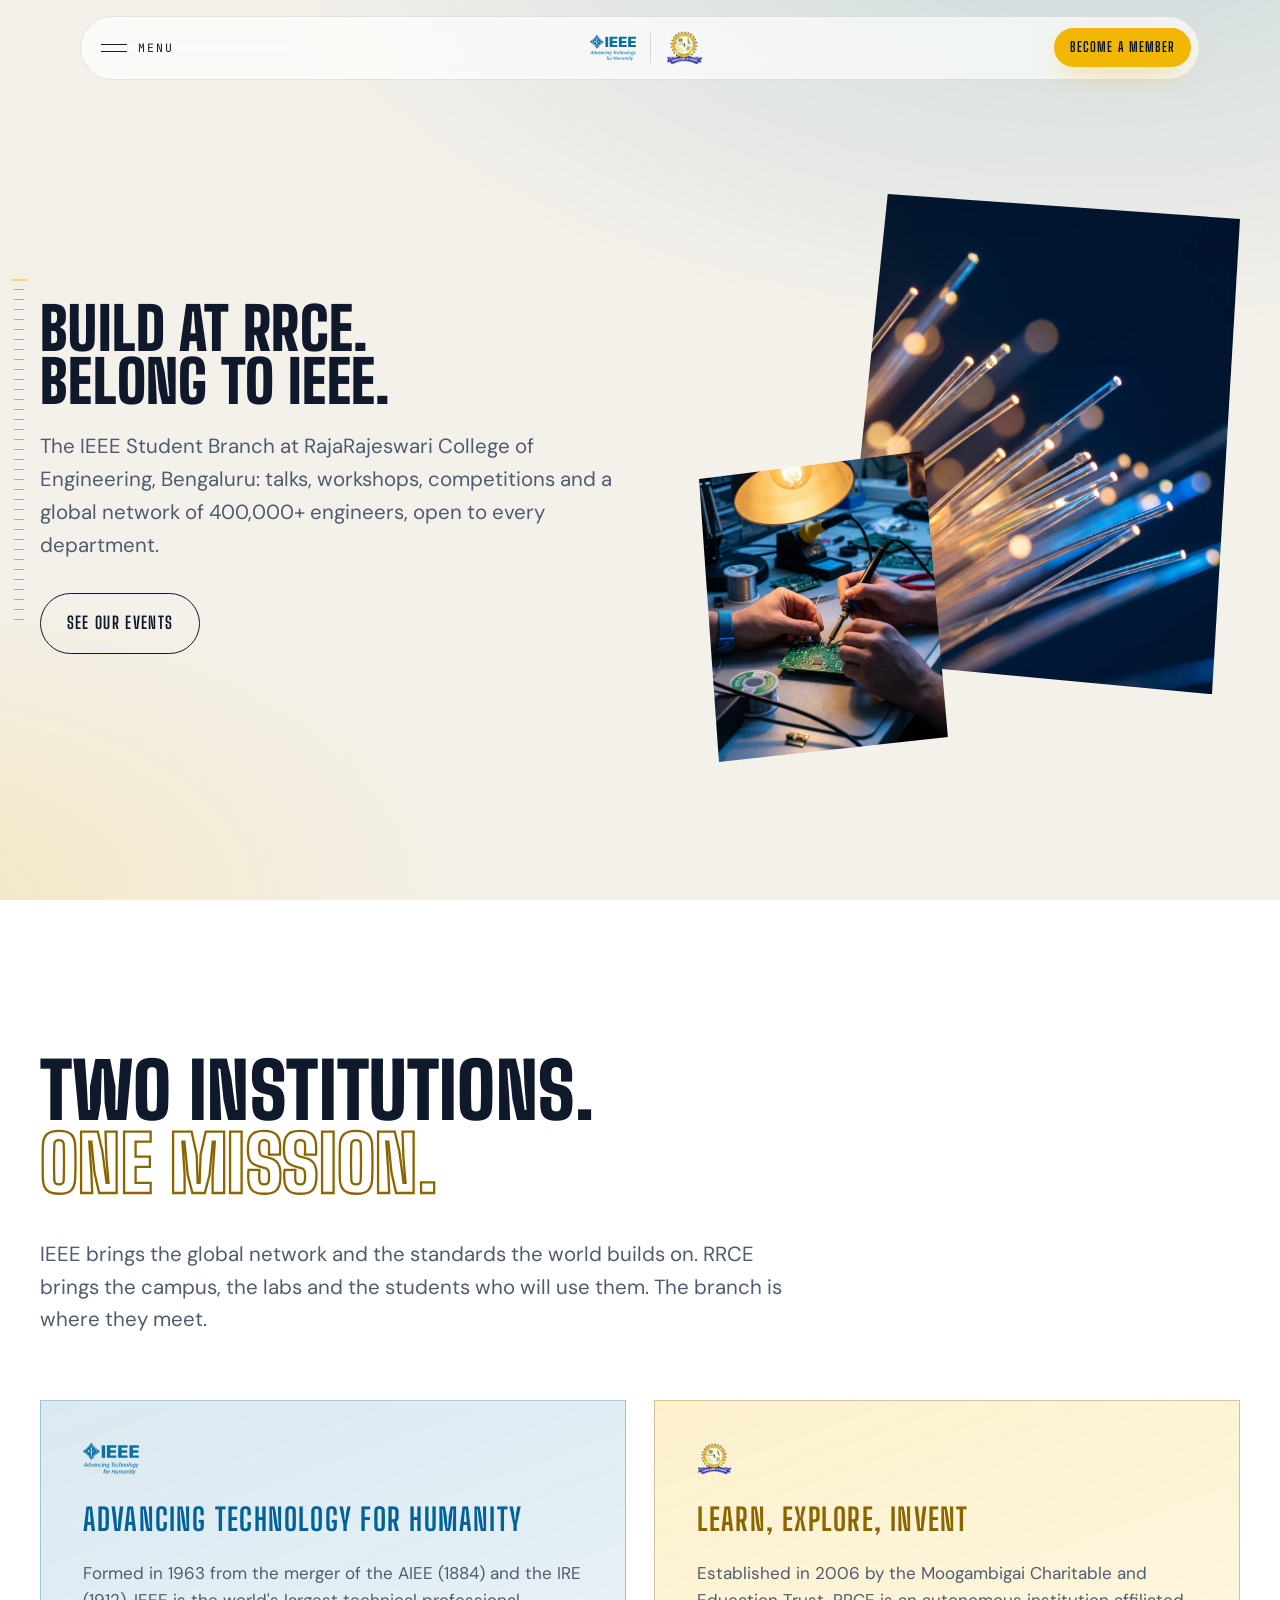
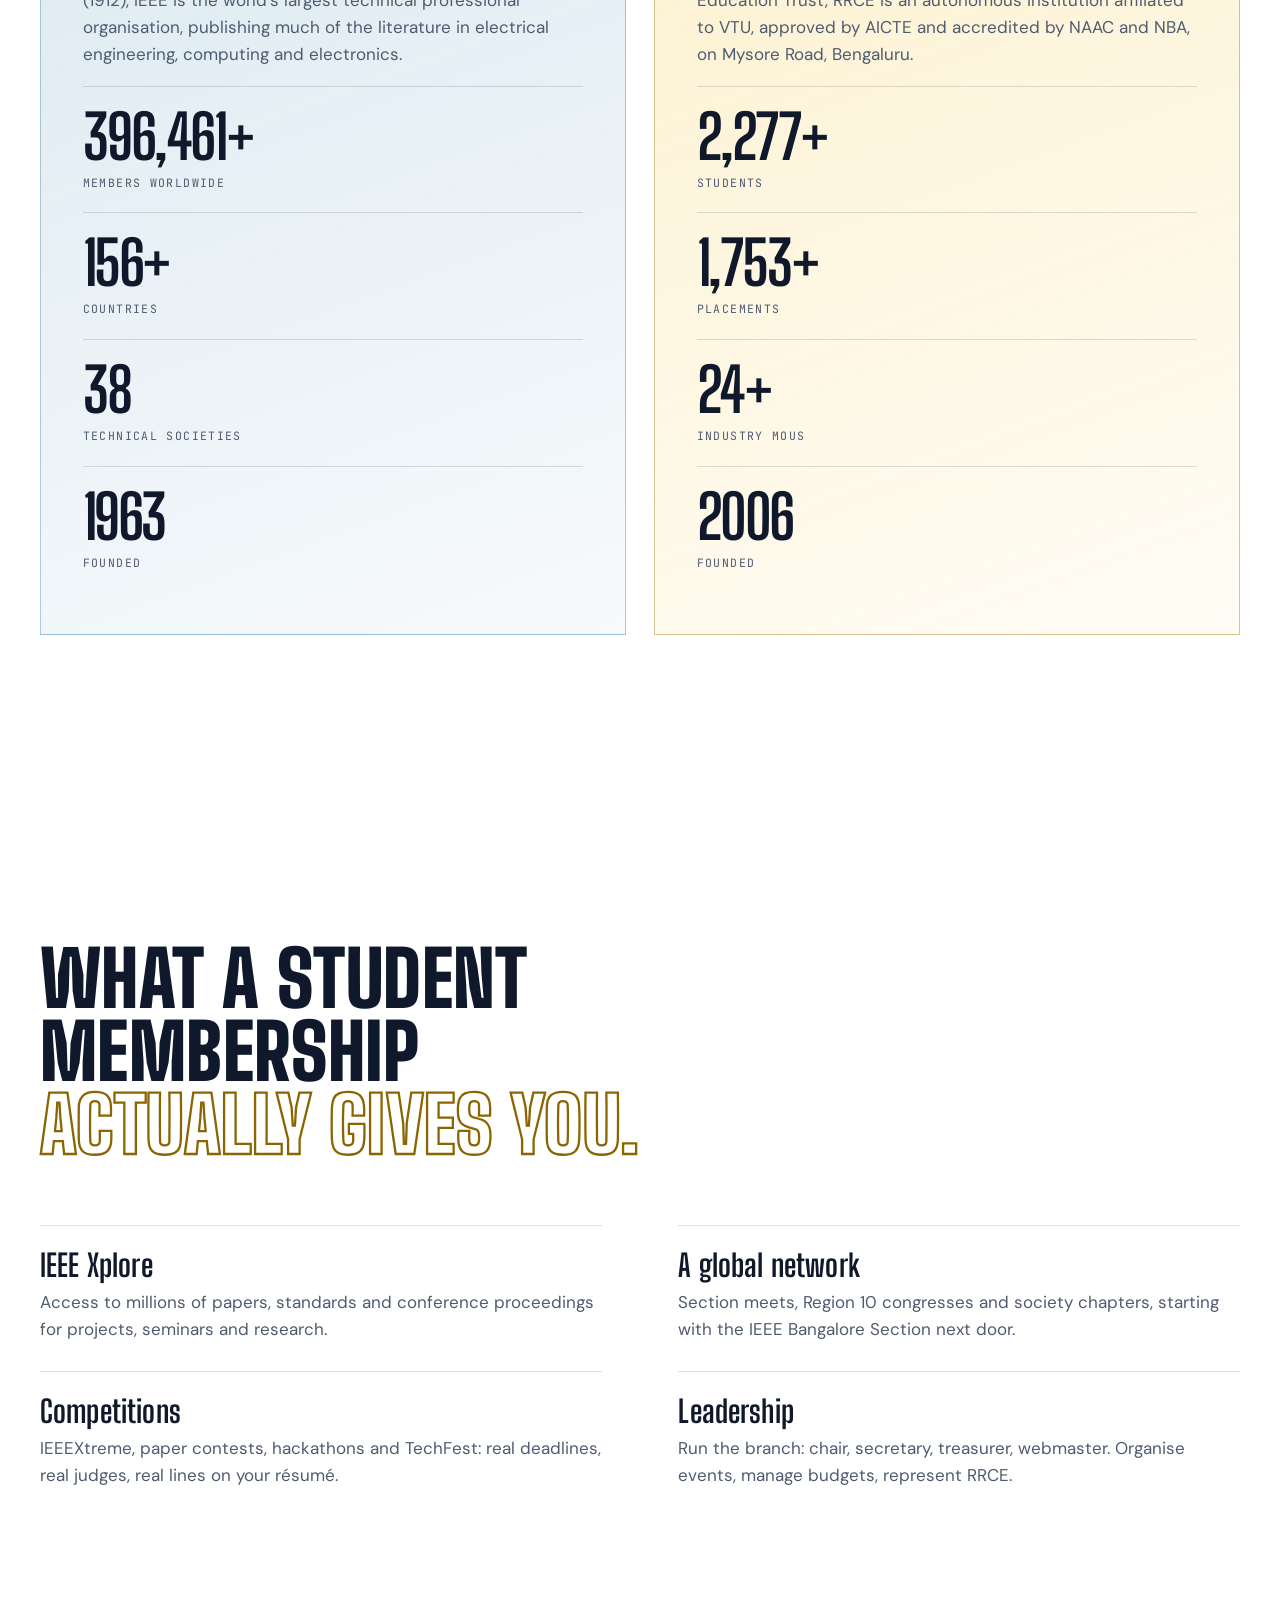
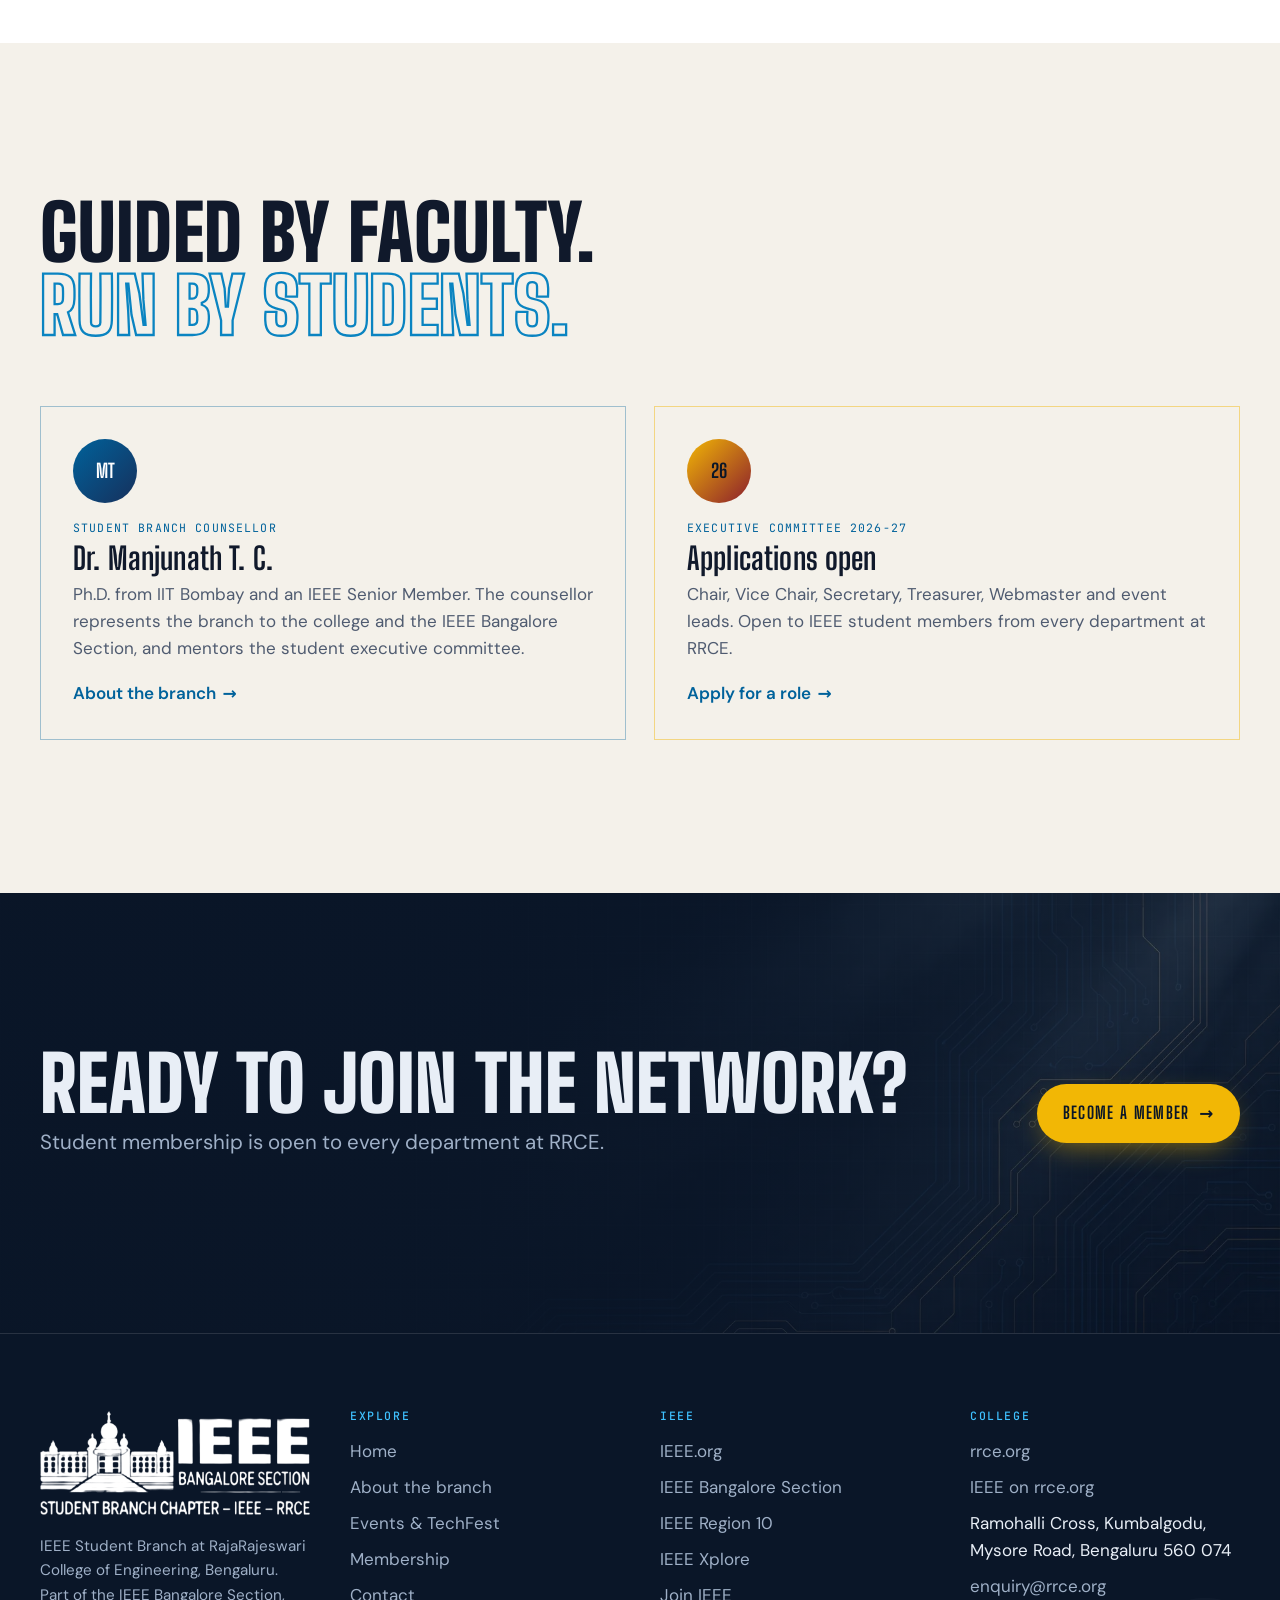
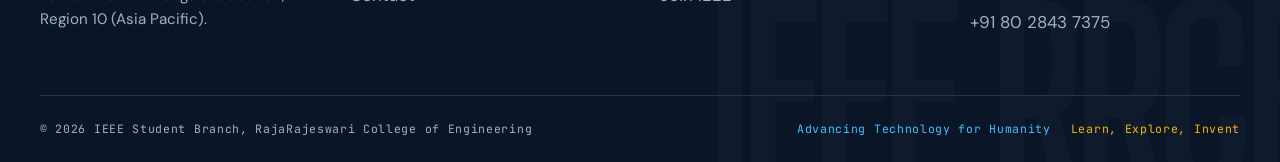
<file: index.html>
<!DOCTYPE html>
<html lang="en">
<head>
  <meta charset="UTF-8">
  <meta name="viewport" content="width=device-width, initial-scale=1.0">
  <title>IEEE RRCE | IEEE Student Branch, RajaRajeswari College of Engineering</title>
  <meta name="description" content="The IEEE Student Branch at RajaRajeswari College of Engineering, Bengaluru, part of IEEE Bangalore Section, Region 10. Events, membership, and IEEE TechFest 2026.">
  <meta name="theme-color" content="#0a1628">
  <link rel="icon" type="image/svg+xml" href="assets/brand/ieee-logo.svg">
  <link rel="stylesheet" href="assets/css/fonts.css">
  <link rel="stylesheet" href="assets/css/styles.css">
</head>
<body>
  <a class="skip-link" href="#main">Skip to content</a>

  <!-- ===== Header: co-branded lockup (IEEE | RRCE) ===== -->
  <header class="header">
    <div class="header__bar">
      <button class="nav-toggle" aria-expanded="false" aria-controls="nav" aria-label="Toggle menu">
        <span class="nav-toggle__lines" aria-hidden="true"><i></i><i></i></span>
        <span class="nav-toggle__label">Menu</span>
      </button>
      <a class="lockup" href="index.html" aria-label="IEEE RRCE, home">
        <img class="lockup__ieee" src="assets/brand/ieee-logo.svg" alt="IEEE" width="46" height="26">
        <span class="lockup__divider" aria-hidden="true"></span>
        <img class="lockup__rrce" src="assets/brand/rrce-emblem.png" alt="RajaRajeswari College of Engineering" width="36" height="36">
      </a>
      <a class="btn btn--gold btn--sm header__cta" href="pages/join.html">Become a member</a>
    </div>
    <nav class="nav" id="nav" aria-label="Primary">
      <div class="container nav__inner">
        <div class="nav__links">
          <a class="nav__link" href="index.html">Home</a>
          <a class="nav__link" href="pages/about.html">About</a>
          <a class="nav__link" href="pages/events.html">Events</a>
          <a class="nav__link" href="pages/join.html">Join</a>
          <a class="nav__link" href="pages/contact.html">Contact</a>
        </div>
        <div class="nav__aside">
          <img class="nav__mark" src="assets/brand/ieee-rrce-lockup.webp" alt="IEEE Bangalore Section, Student Branch Chapter IEEE RRCE" width="1722" height="663">
          <p class="nav__aside-title">IEEE Student Branch</p>
          <p>RajaRajeswari College of Engineering<br>Kumbalgodu, Mysore Road, Bengaluru 560 074</p>
          <p><a href="mailto:enquiry@rrce.org">enquiry@rrce.org</a></p>
          <p><a href="https://www.instagram.com/ieeerrce" target="_blank" rel="noopener">Instagram: @ieeerrce</a></p>
        </div>
      </div>
    </nav>
  </header>

  <div class="rail" aria-hidden="true"><span class="rail__marker"></span></div>

  <main id="main">
    <!-- ===== Hero ===== -->
    <section class="hero" aria-labelledby="hero-title">
      <div class="container hero__grid">
        <div class="hero__copy">
          <h1 id="hero-title" data-split>Build at RRCE.<br>Belong to IEEE.</h1>
          <p class="lead" data-split>The IEEE Student Branch at RajaRajeswari College of Engineering, Bengaluru: talks, workshops, competitions and a global network of 400,000+ engineers, open to every department.</p>
          <a class="btn btn--ghost" href="pages/events.html">See our events</a>
        </div>
        <div class="hero__visual">
          <img class="shard shard--a parallax-slow" src="assets/img/fibre.webp" alt="Glowing fibre-optic strands in gold and blue" width="1200" height="1500">
          <img class="shard shard--b parallax-fast" src="assets/img/hands-pcb.webp" alt="Students' hands assembling a circuit board" width="1000" height="1250">
        </div>
      </div>
    </section>

    <!-- ===== Two institutions, one mission ===== -->
    <section class="section is-dark" aria-labelledby="voices-title">
      <div class="container">
        <div class="section-head" data-reveal>
          <h2 data-split id="voices-title">Two institutions. <span class="serif accent-gold">One mission.</span></h2>
          <p class="lead">IEEE brings the global network and the standards the world builds on. RRCE brings the campus, the labs and the students who will use them. The branch is where they meet.</p>
        </div>
        <div class="grid grid--2" data-reveal-stagger>
          <article class="voice voice--ieee">
            <img class="voice__logo" src="assets/brand/ieee-logo.svg" alt="IEEE" width="57" height="32">
            <p class="voice__tag">Advancing Technology for Humanity</p>
            <p class="muted">Formed in 1963 from the merger of the AIEE (1884) and the IRE (1912), IEEE is the world's largest technical professional organisation, publishing much of the literature in electrical engineering, computing and electronics.</p>
            <div class="grid grid--2">
              <div class="stat"><div class="stat__num"><span data-count="400000" data-suffix="+">400,000+</span></div><div class="stat__label">Members worldwide</div></div>
              <div class="stat"><div class="stat__num"><span data-count="160" data-suffix="+">160+</span></div><div class="stat__label">Countries</div></div>
              <div class="stat"><div class="stat__num"><span data-count="39">39</span></div><div class="stat__label">Technical societies</div></div>
              <div class="stat"><div class="stat__num">1963</div><div class="stat__label">Founded</div></div>
            </div>
          </article>
          <article class="voice voice--rrce">
            <img class="voice__logo" src="assets/brand/rrce-emblem.png" alt="RajaRajeswari College of Engineering" width="32" height="32">
            <p class="voice__tag">Learn, Explore, Invent</p>
            <p class="muted">Established in 2006 by the Moogambigai Charitable and Education Trust, RRCE is an autonomous institution affiliated to VTU, approved by AICTE and accredited by NAAC and NBA, on Mysore Road, Bengaluru.</p>
            <div class="grid grid--2">
              <div class="stat"><div class="stat__num"><span data-count="2297" data-suffix="+">2,297+</span></div><div class="stat__label">Students</div></div>
              <div class="stat"><div class="stat__num"><span data-count="1800" data-suffix="+">1,800+</span></div><div class="stat__label">Placements</div></div>
              <div class="stat"><div class="stat__num"><span data-count="25" data-suffix="+">25+</span></div><div class="stat__label">Industry MoUs</div></div>
              <div class="stat"><div class="stat__num">2006</div><div class="stat__label">Founded</div></div>
            </div>
          </article>
        </div>
      </div>
    </section>

    <!-- ===== Why join ===== -->
    <section class="section is-dark" aria-labelledby="why-title">
      <div class="container">
        <div class="section-head" data-reveal>
          <h2 data-split id="why-title">What a student membership <span class="serif accent-gold">actually gives you.</span></h2>
        </div>
        <div class="grid grid--4" data-reveal-stagger>
          <article class="card" data-tilt>
            <div class="card__icon" aria-hidden="true"><svg width="22" height="22" viewBox="0 0 24 24" fill="none" stroke="currentColor" stroke-width="2"><path d="M4 19.5A2.5 2.5 0 0 1 6.5 17H20"/><path d="M6.5 2H20v20H6.5A2.5 2.5 0 0 1 4 19.5v-15A2.5 2.5 0 0 1 6.5 2z"/></svg></div>
            <h3>IEEE Xplore</h3>
            <p class="muted">Access to millions of papers, standards and conference proceedings for projects, seminars and research.</p>
          </article>
          <article class="card" data-tilt>
            <div class="card__icon card__icon--gold" aria-hidden="true"><svg width="22" height="22" viewBox="0 0 24 24" fill="none" stroke="currentColor" stroke-width="2"><circle cx="12" cy="12" r="10"/><path d="M2 12h20M12 2a15.3 15.3 0 0 1 4 10 15.3 15.3 0 0 1-4 10 15.3 15.3 0 0 1-4-10 15.3 15.3 0 0 1 4-10z"/></svg></div>
            <h3>A global network</h3>
            <p class="muted">Section meets, Region 10 congresses and society chapters, starting with the IEEE Bangalore Section next door.</p>
          </article>
          <article class="card" data-tilt>
            <div class="card__icon" aria-hidden="true"><svg width="22" height="22" viewBox="0 0 24 24" fill="none" stroke="currentColor" stroke-width="2"><path d="M8 21h8M12 17v4M7 4h10v5a5 5 0 0 1-10 0V4z"/><path d="M17 6h3a2 2 0 0 1-2 4h-1M7 6H4a2 2 0 0 0 2 4h1"/></svg></div>
            <h3>Competitions</h3>
            <p class="muted">IEEEXtreme, paper contests, hackathons and TechFest: real deadlines, real judges, real lines on your résumé.</p>
          </article>
          <article class="card" data-tilt>
            <div class="card__icon card__icon--gold" aria-hidden="true"><svg width="22" height="22" viewBox="0 0 24 24" fill="none" stroke="currentColor" stroke-width="2"><path d="M17 21v-2a4 4 0 0 0-4-4H5a4 4 0 0 0-4 4v2"/><circle cx="9" cy="7" r="4"/><path d="M23 21v-2a4 4 0 0 0-3-3.87M16 3.13a4 4 0 0 1 0 7.75"/></svg></div>
            <h3>Leadership</h3>
            <p class="muted">Run the branch: chair, secretary, treasurer, webmaster. Organise events, manage budgets, represent RRCE.</p>
          </article>
        </div>
      </div>
    </section>

    <!-- ===== Counsellor + committee ===== -->
    <section class="section is-light" aria-labelledby="people-title">
      <div class="container">
        <div class="section-head" data-reveal>
          <h2 data-split id="people-title">Guided by faculty. <span class="serif accent-ieee">Run by students.</span></h2>
        </div>
        <div class="grid grid--2" data-reveal-stagger>
          <article class="card person card--ieee" data-tilt>
            <div class="person__avatar" aria-hidden="true">MT</div>
            <p class="person__role">Student Branch Counsellor</p>
            <h3>Dr. Manjunath T. C.</h3>
            <p class="muted">Ph.D. from IIT Bombay and an IEEE Senior Member. The counsellor represents the branch to the college and the IEEE Bangalore Section, and mentors the student executive committee.</p>
            <a class="link-arrow" href="pages/about.html#people">About the branch <span class="arrow">→</span></a>
          </article>
          <article class="card person card--gold" data-tilt>
            <div class="person__avatar person__avatar--gold" aria-hidden="true">26</div>
            <p class="person__role">Executive Committee 2026-27</p>
            <h3>Applications open</h3>
            <p class="muted">Chair, Vice Chair, Secretary, Treasurer, Webmaster and event leads. Open to IEEE student members from every department at RRCE.</p>
            <a class="link-arrow" href="pages/join.html#execom">Apply for a role <span class="arrow">→</span></a>
          </article>
        </div>
      </div>
    </section>

    <!-- ===== CTA band ===== -->
    <section class="section cta-band" aria-labelledby="cta-title">
      <div class="container" data-reveal>
        <div>
          <h2 data-split id="cta-title">Ready to join the network?</h2>
          <p class="lead">Student membership is open to every department at RRCE.</p>
        </div>
        <a class="btn btn--gold" href="pages/join.html">Become a member <span class="arrow">→</span></a>
      </div>
    </section>
  </main>

  <!-- ===== Footer ===== -->
  <footer class="footer">
    <div class="container">
      <div class="footer__grid">
        <div class="footer__brand">
          <img class="footer__mark" src="assets/brand/ieee-rrce-lockup.webp" alt="IEEE Bangalore Section, Student Branch Chapter IEEE RRCE" width="1722" height="663">
          <p>IEEE Student Branch at RajaRajeswari College of Engineering, Bengaluru. Part of the IEEE Bangalore Section, Region 10 (Asia Pacific).</p>
        </div>
        <div>
          <h4>Explore</h4>
          <ul class="footer__links">
            <li><a href="index.html">Home</a></li>
            <li><a href="pages/about.html">About the branch</a></li>
            <li><a href="pages/events.html">Events &amp; TechFest</a></li>
            <li><a href="pages/join.html">Membership</a></li>
            <li><a href="pages/contact.html">Contact</a></li>
          </ul>
        </div>
        <div>
          <h4>IEEE</h4>
          <ul class="footer__links">
            <li><a href="https://www.ieee.org/" target="_blank" rel="noopener">IEEE.org</a></li>
            <li><a href="https://ieeebangalore.org/" target="_blank" rel="noopener">IEEE Bangalore Section</a></li>
            <li><a href="https://www.ieeer10.org/" target="_blank" rel="noopener">IEEE Region 10</a></li>
            <li><a href="https://ieeexplore.ieee.org/" target="_blank" rel="noopener">IEEE Xplore</a></li>
            <li><a href="https://www.ieee.org/membership/join/" target="_blank" rel="noopener">Join IEEE</a></li>
          </ul>
        </div>
        <div>
          <h4>College</h4>
          <ul class="footer__links">
            <li><a href="https://www.rrce.org/" target="_blank" rel="noopener">rrce.org</a></li>
            <li><a href="https://www.rrce.org/ieee/" target="_blank" rel="noopener">IEEE on rrce.org</a></li>
            <li>Ramohalli Cross, Kumbalgodu,<br>Mysore Road, Bengaluru 560 074</li>
            <li><a href="mailto:enquiry@rrce.org">enquiry@rrce.org</a></li>
            <li><a href="tel:+918028437375">+91 80 2843 7375</a></li>
          </ul>
        </div>
      </div>
      <div class="footer__bottom">
        <span>© <span data-year>2026</span> IEEE Student Branch, RajaRajeswari College of Engineering</span>
        <span class="footer__taglines"><span>Advancing Technology for Humanity</span><span>Learn, Explore, Invent</span></span>
      </div>
    </div>
    <div class="footer__watermark" aria-hidden="true">IEEE RRCE</div>
  </footer>

  <!-- Vendored libraries (local, no CDN) then our modules -->
  <script src="assets/js/vendor/gsap.min.js"></script>
  <script src="assets/js/vendor/ScrollTrigger.min.js"></script>
  <script src="assets/js/vendor/lenis.min.js"></script>
  <script src="assets/js/main.js"></script>
</body>
</html>
</file>
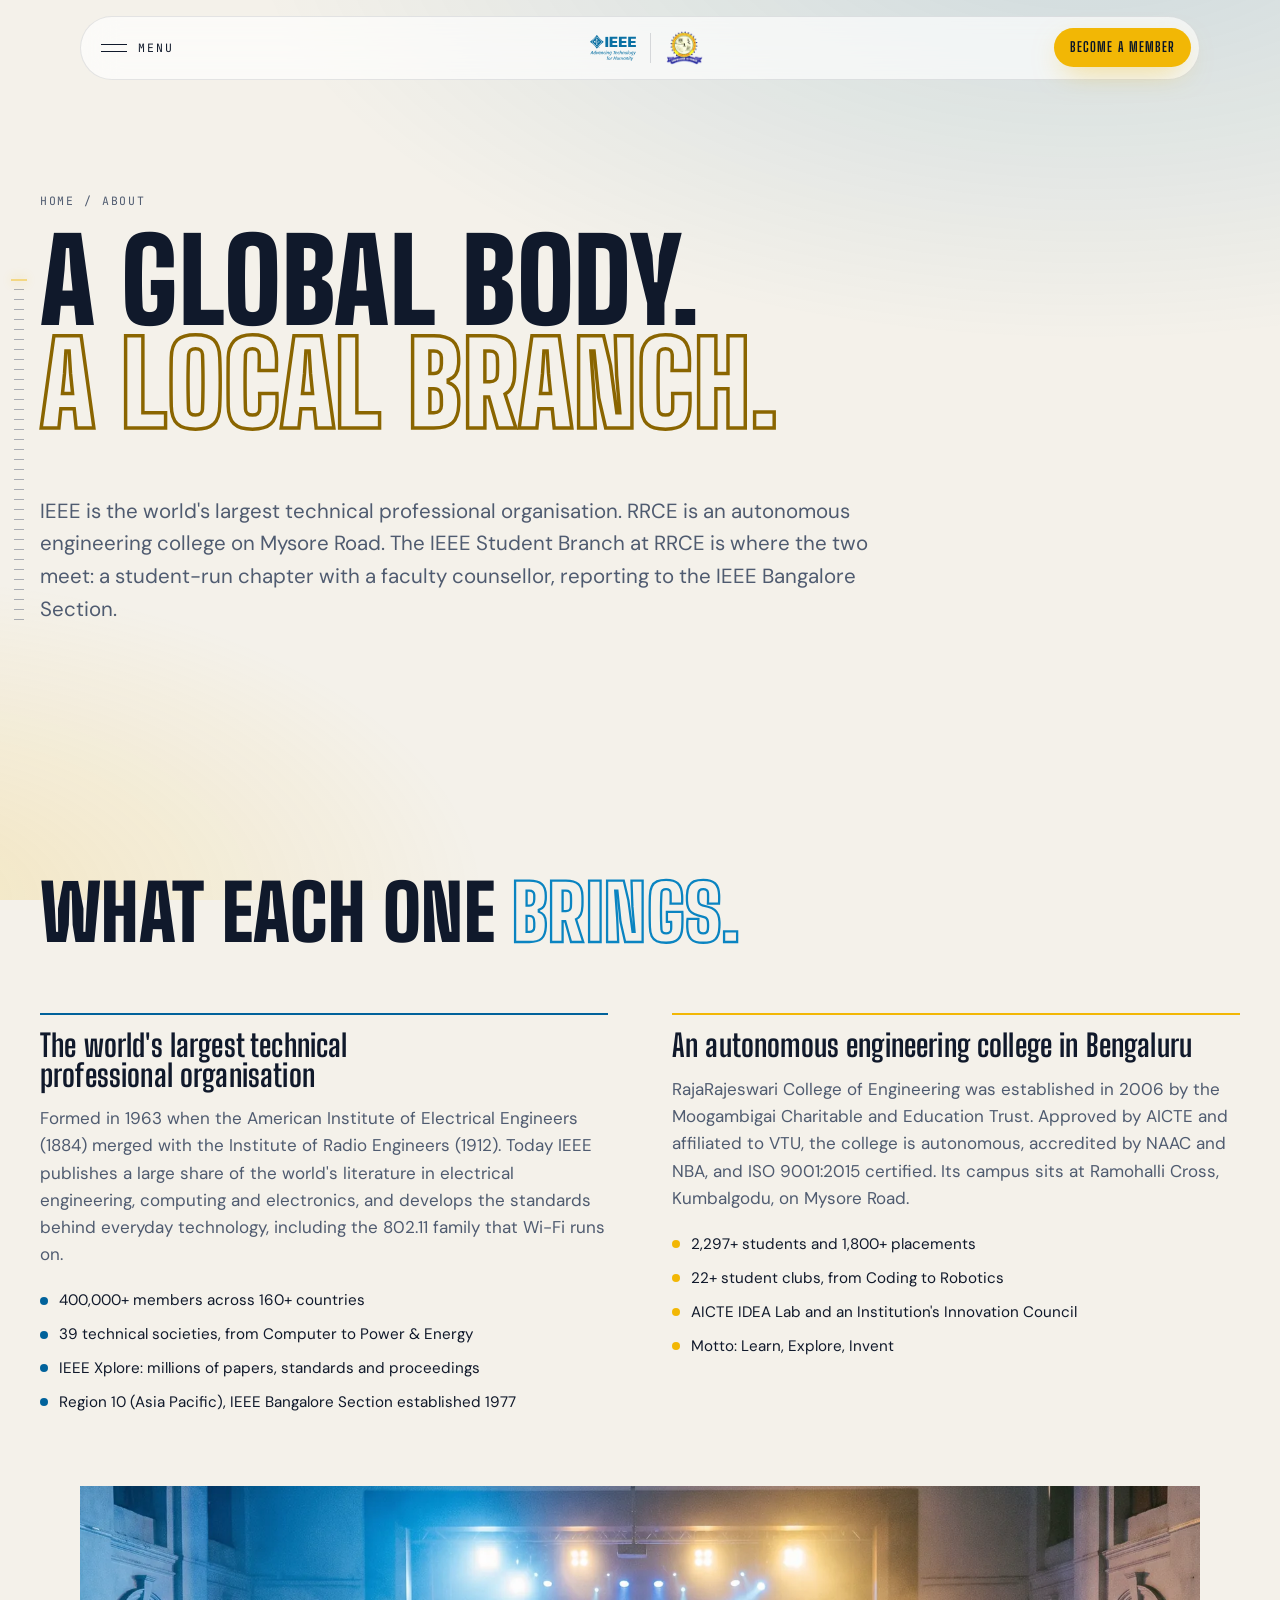
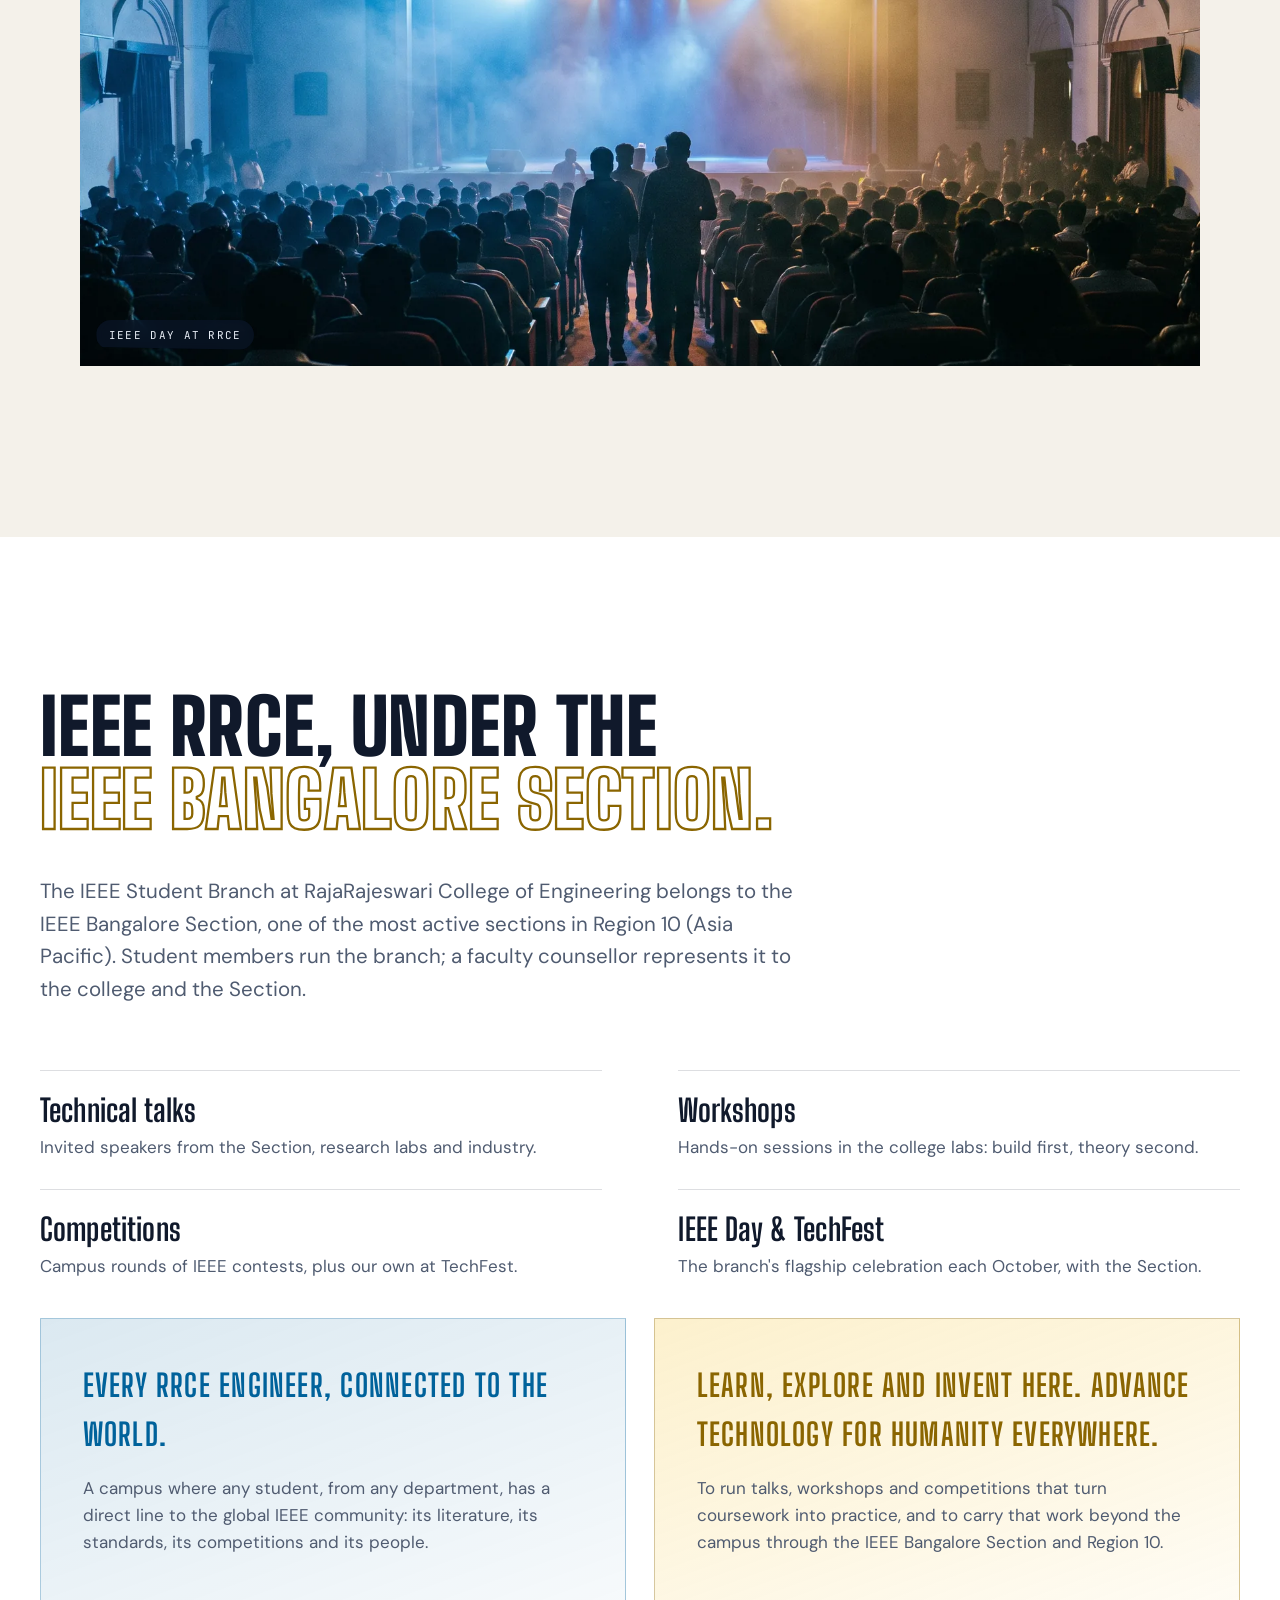
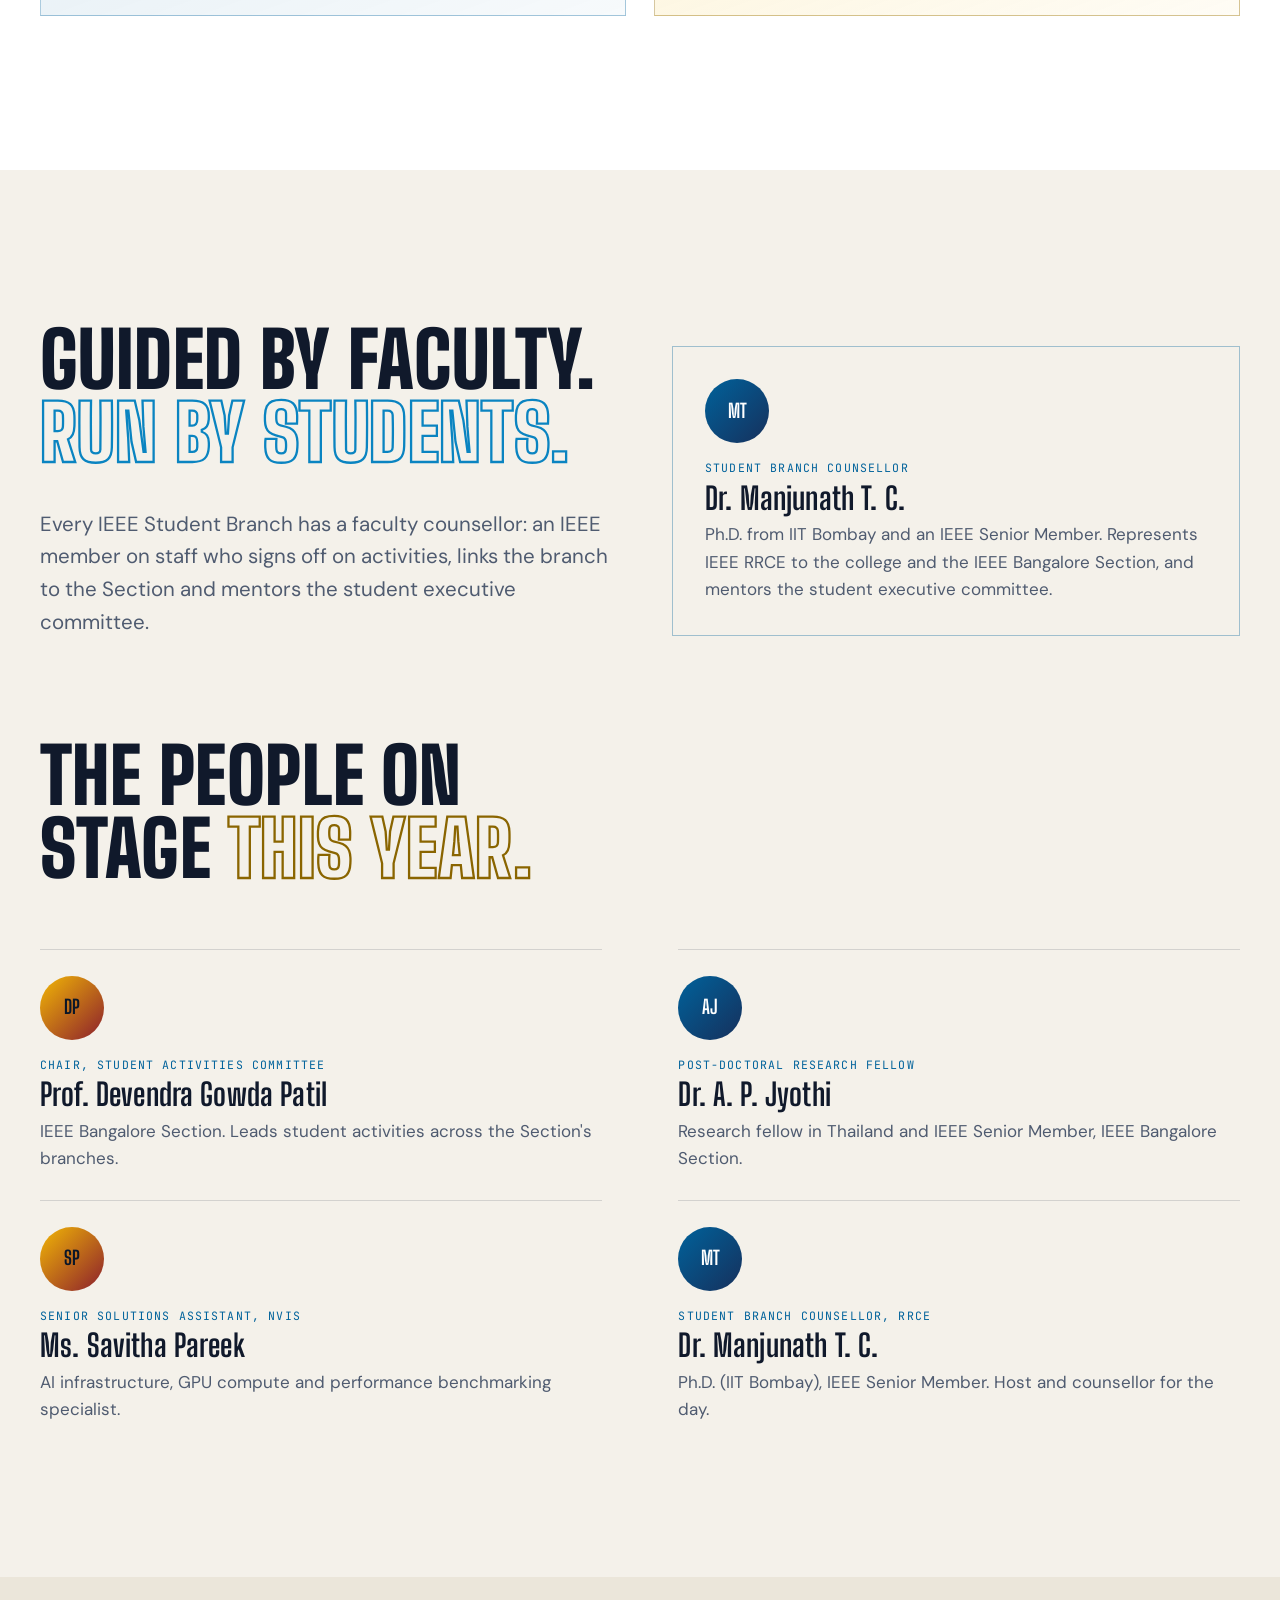
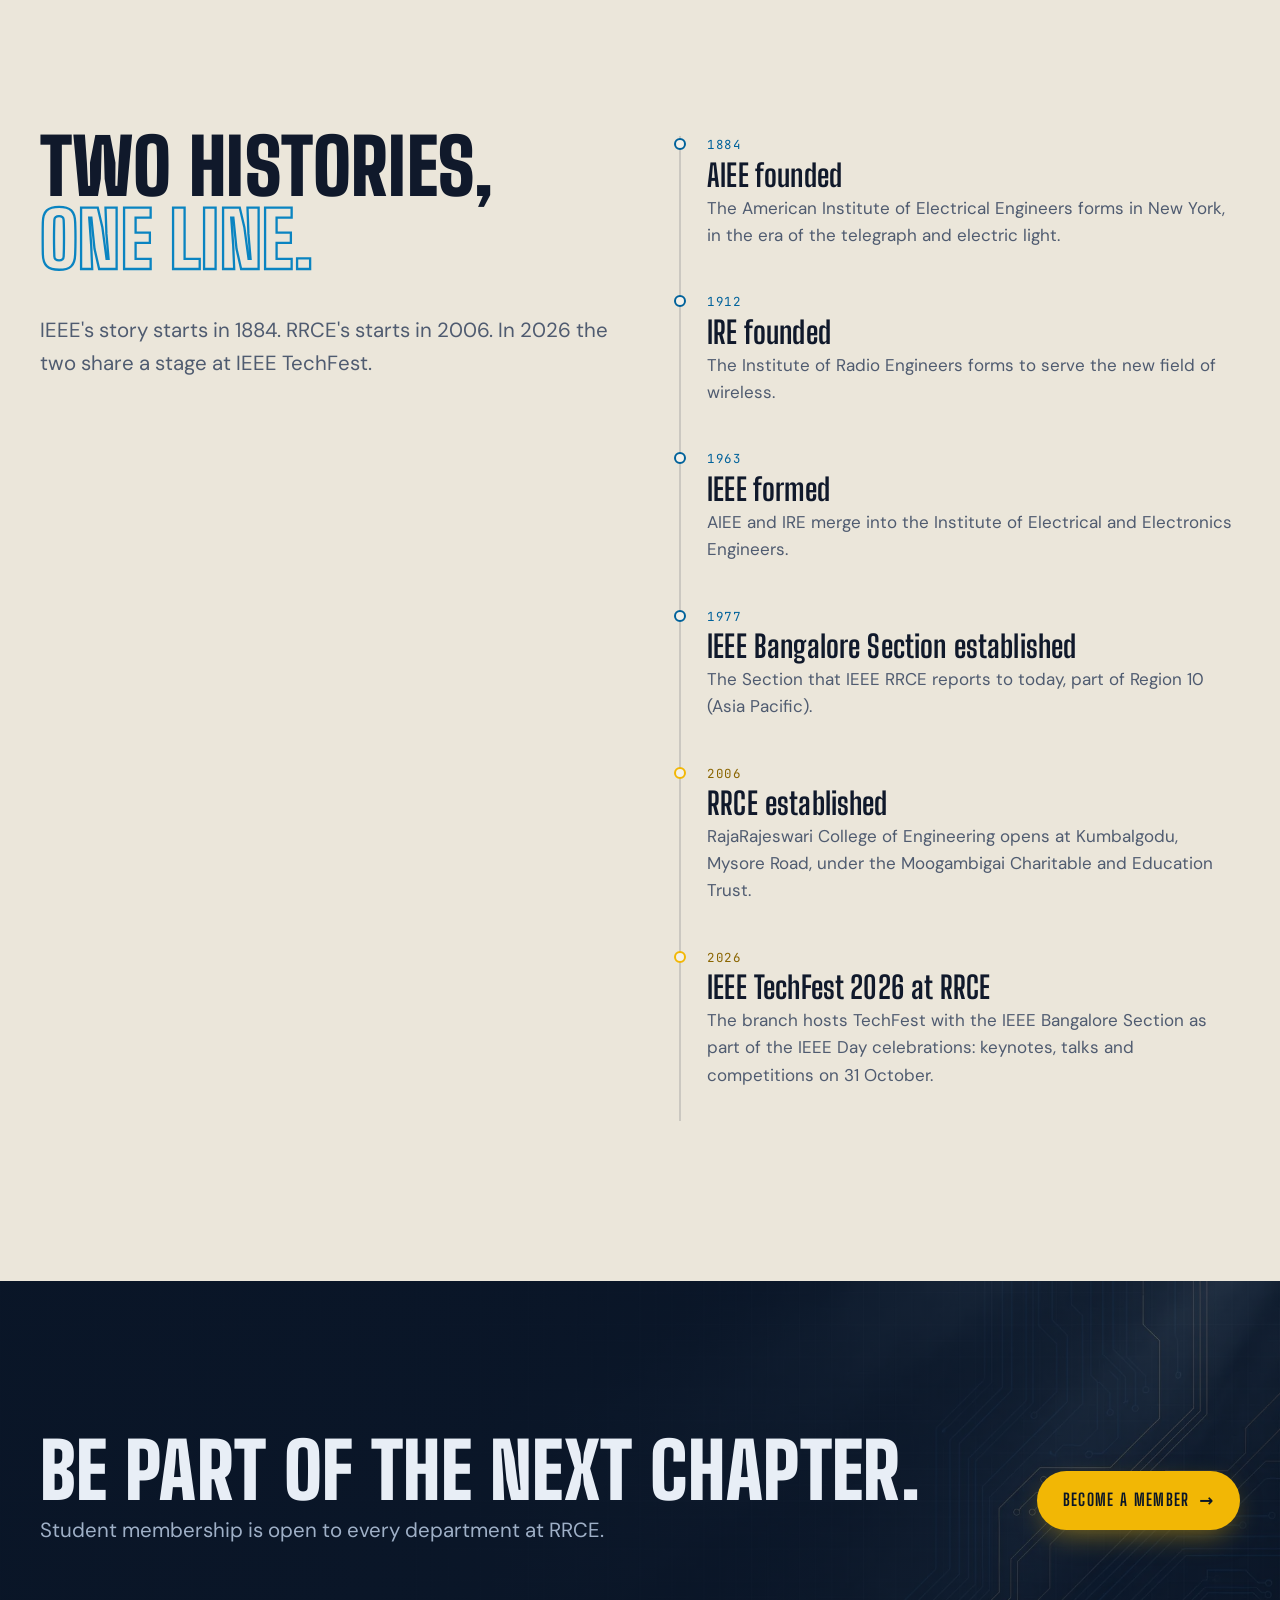
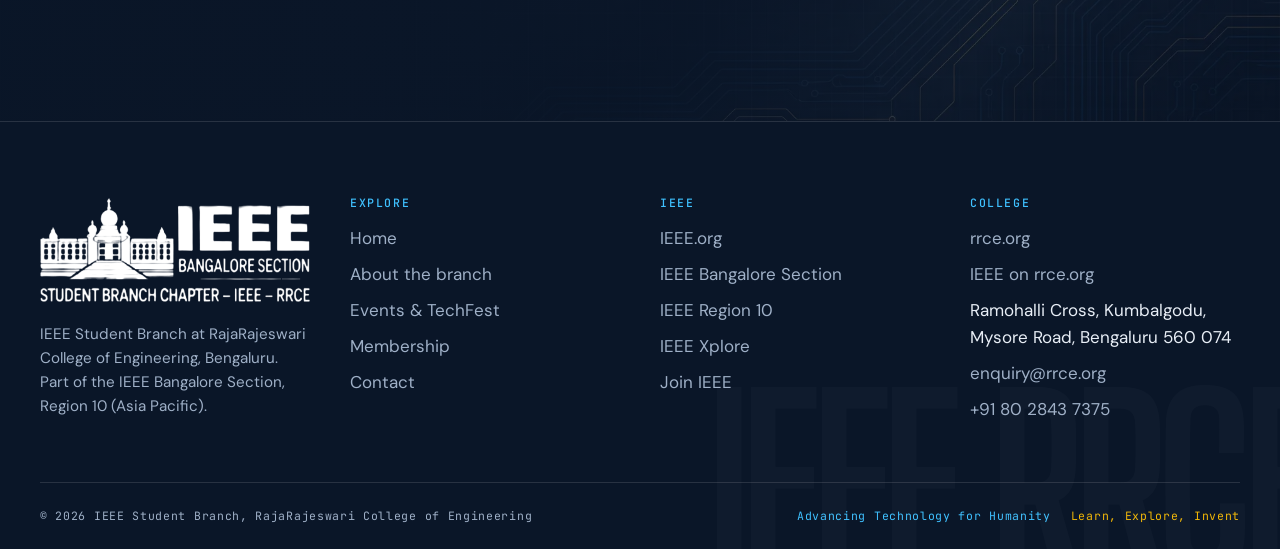
<file: pages/about.html>
<!DOCTYPE html>
<html lang="en">
<head>
  <meta charset="UTF-8">
  <meta name="viewport" content="width=device-width, initial-scale=1.0">
  <title>About | IEEE RRCE</title>
  <meta name="description" content="About the IEEE Student Branch at RajaRajeswari College of Engineering, Bengaluru: what IEEE is, what RRCE is, the branch under IEEE Bangalore Section, its counsellor and mentors.">
  <meta name="theme-color" content="#0a1628">
  <link rel="icon" type="image/svg+xml" href="../assets/brand/ieee-logo.svg">
  <link rel="stylesheet" href="../assets/css/fonts.css">
  <link rel="stylesheet" href="../assets/css/styles.css">
  <link rel="stylesheet" href="../assets/css/pages/about.css">
</head>
<body>
  <a class="skip-link" href="#main">Skip to content</a>

  <!-- ===== Header: co-branded lockup (IEEE | RRCE) ===== -->
  <header class="header">
    <div class="header__bar">
      <button class="nav-toggle" aria-expanded="false" aria-controls="nav" aria-label="Toggle menu">
        <span class="nav-toggle__lines" aria-hidden="true"><i></i><i></i></span>
        <span class="nav-toggle__label">Menu</span>
      </button>
      <a class="lockup" href="../index.html" aria-label="IEEE RRCE, home">
        <img class="lockup__ieee" src="../assets/brand/ieee-logo.svg" alt="IEEE" width="46" height="26">
        <span class="lockup__divider" aria-hidden="true"></span>
        <img class="lockup__rrce" src="../assets/brand/rrce-emblem.png" alt="RajaRajeswari College of Engineering" width="36" height="36">
      </a>
      <a class="btn btn--gold btn--sm header__cta" href="join.html">Become a member</a>
    </div>
    <nav class="nav" id="nav" aria-label="Primary">
      <div class="container nav__inner">
        <div class="nav__links">
          <a class="nav__link" href="../index.html">Home</a>
          <a class="nav__link" href="about.html">About</a>
          <a class="nav__link" href="events.html">Events</a>
          <a class="nav__link" href="join.html">Join</a>
          <a class="nav__link" href="contact.html">Contact</a>
        </div>
        <div class="nav__aside">
          <img class="nav__mark" src="../assets/brand/ieee-rrce-lockup.webp" alt="IEEE Bangalore Section, Student Branch Chapter IEEE RRCE" width="1722" height="663">
          <p class="nav__aside-title">IEEE Student Branch</p>
          <p>RajaRajeswari College of Engineering<br>Kumbalgodu, Mysore Road, Bengaluru 560 074</p>
          <p><a href="mailto:enquiry@rrce.org">enquiry@rrce.org</a></p>
          <p><a href="https://www.instagram.com/ieeerrce" target="_blank" rel="noopener">Instagram: @ieeerrce</a></p>
        </div>
      </div>
    </nav>
  </header>

  <div class="rail" aria-hidden="true"><span class="rail__marker"></span></div>

  <main id="main">
    <!-- ===== Page hero ===== -->
    <section class="page-hero" aria-labelledby="page-title">
      <div class="container">
        <nav class="breadcrumb" aria-label="Breadcrumb">
          <a href="../index.html">Home</a><span aria-hidden="true">/</span><span aria-current="page">About</span>
        </nav>
        <h1 id="page-title" data-split>A global body. <span class="serif accent-gold">A local branch.</span></h1>
        <p class="lead" data-reveal>IEEE is the world's largest technical professional organisation. RRCE is an autonomous engineering college on Mysore Road. The IEEE Student Branch at RRCE is where the two meet: a student-run chapter with a faculty counsellor, reporting to the IEEE Bangalore Section.</p>
      </div>
    </section>

    <!-- ===== What IEEE is / What RRCE is ===== -->
    <section class="section is-light" aria-labelledby="dialogue-title">
      <div class="container">
        <div class="section-head" data-reveal>
          <h2 data-split id="dialogue-title">What each one <span class="serif accent-ieee">brings.</span></h2>
        </div>
        <div class="dialogue" data-reveal-stagger>
          <article class="dialogue__col">
            <h3>The world's largest technical professional organisation</h3>
            <p class="muted">Formed in 1963 when the American Institute of Electrical Engineers (1884) merged with the Institute of Radio Engineers (1912). Today IEEE publishes a large share of the world's literature in electrical engineering, computing and electronics, and develops the standards behind everyday technology, including the 802.11 family that Wi-Fi runs on.</p>
            <ul class="facts">
              <li>400,000+ members across 160+ countries</li>
              <li>39 technical societies, from Computer to Power &amp; Energy</li>
              <li>IEEE Xplore: millions of papers, standards and proceedings</li>
              <li>Region 10 (Asia Pacific), IEEE Bangalore Section established 1977</li>
            </ul>
          </article>
          <article class="dialogue__col dialogue__col--rrce">
            <h3>An autonomous engineering college in Bengaluru</h3>
            <p class="muted">RajaRajeswari College of Engineering was established in 2006 by the Moogambigai Charitable and Education Trust. Approved by AICTE and affiliated to VTU, the college is autonomous, accredited by NAAC and NBA, and ISO 9001:2015 certified. Its campus sits at Ramohalli Cross, Kumbalgodu, on Mysore Road.</p>
            <ul class="facts facts--rrce">
              <li>2,297+ students and 1,800+ placements</li>
              <li>22+ student clubs, from Coding to Robotics</li>
              <li>AICTE IDEA Lab and an Institution's Innovation Council</li>
              <li>Motto: Learn, Explore, Invent</li>
            </ul>
          </article>
        </div>
        <figure class="img-frame img-frame--wide parallax mt-block" data-reveal>
          <img src="../assets/img/auditorium.webp" alt="Students in a college auditorium facing a stage lit in blue and gold" width="2100" height="900" loading="lazy">
          <figcaption class="img-frame__caption">IEEE Day at RRCE</figcaption>
        </figure>
      </div>
    </section>

    <!-- ===== The branch ===== -->
    <section class="section is-dark" aria-labelledby="branch-title">
      <div class="container">
        <div class="section-head" data-reveal>
          <h2 data-split id="branch-title">IEEE RRCE, under the <span class="serif accent-gold">IEEE Bangalore Section.</span></h2>
          <p class="lead" data-split>The IEEE Student Branch at RajaRajeswari College of Engineering belongs to the IEEE Bangalore Section, one of the most active sections in Region 10 (Asia Pacific). Student members run the branch; a faculty counsellor represents it to the college and the Section.</p>
        </div>
        <div class="grid grid--4" data-reveal-stagger>
          <article class="card" data-tilt>
            <div class="card__icon" aria-hidden="true"><svg width="22" height="22" viewBox="0 0 24 24" fill="none" stroke="currentColor" stroke-width="2"><path d="M12 2a7 7 0 0 0-4 12.7V17h8v-2.3A7 7 0 0 0 12 2z"/><path d="M9 21h6"/></svg></div>
            <h3>Technical talks</h3>
            <p class="muted">Invited speakers from the Section, research labs and industry.</p>
          </article>
          <article class="card" data-tilt>
            <div class="card__icon card__icon--gold" aria-hidden="true"><svg width="22" height="22" viewBox="0 0 24 24" fill="none" stroke="currentColor" stroke-width="2"><path d="M14.7 6.3a1 1 0 0 0 0 1.4l1.6 1.6a1 1 0 0 0 1.4 0l3.77-3.77a6 6 0 0 1-7.94 7.94l-6.91 6.91a2.12 2.12 0 0 1-3-3l6.91-6.91a6 6 0 0 1 7.94-7.94l-3.76 3.76z"/></svg></div>
            <h3>Workshops</h3>
            <p class="muted">Hands-on sessions in the college labs: build first, theory second.</p>
          </article>
          <article class="card" data-tilt>
            <div class="card__icon" aria-hidden="true"><svg width="22" height="22" viewBox="0 0 24 24" fill="none" stroke="currentColor" stroke-width="2"><path d="M8 21h8M12 17v4M7 4h10v5a5 5 0 0 1-10 0V4z"/><path d="M17 6h3a2 2 0 0 1-2 4h-1M7 6H4a2 2 0 0 0 2 4h1"/></svg></div>
            <h3>Competitions</h3>
            <p class="muted">Campus rounds of IEEE contests, plus our own at TechFest.</p>
          </article>
          <article class="card" data-tilt>
            <div class="card__icon card__icon--gold" aria-hidden="true"><svg width="22" height="22" viewBox="0 0 24 24" fill="none" stroke="currentColor" stroke-width="2"><rect x="3" y="4" width="18" height="18" rx="2"/><path d="M16 2v4M8 2v4M3 10h18"/></svg></div>
            <h3>IEEE Day &amp; TechFest</h3>
            <p class="muted">The branch's flagship celebration each October, with the Section.</p>
          </article>
        </div>
        <div class="grid grid--2 mt-group" data-reveal-stagger>
          <article class="voice voice--ieee">
            <p class="voice__tag">Every RRCE engineer, connected to the world.</p>
            <p class="muted">A campus where any student, from any department, has a direct line to the global IEEE community: its literature, its standards, its competitions and its people.</p>
          </article>
          <article class="voice voice--rrce">
            <p class="voice__tag">Learn, explore and invent here. Advance technology for humanity everywhere.</p>
            <p class="muted">To run talks, workshops and competitions that turn coursework into practice, and to carry that work beyond the campus through the IEEE Bangalore Section and Region 10.</p>
          </article>
        </div>
      </div>
    </section>

    <!-- ===== People ===== -->
    <section class="section is-light" id="people" aria-labelledby="people-title">
      <div class="container">
        <div class="split" data-reveal>
          <div>
            <h2 data-split id="people-title">Guided by faculty. <span class="serif accent-ieee">Run by students.</span></h2>
            <p class="lead">Every IEEE Student Branch has a faculty counsellor: an IEEE member on staff who signs off on activities, links the branch to the Section and mentors the student executive committee.</p>
          </div>
          <article class="card person card--ieee" data-tilt>
            <div class="person__avatar" aria-hidden="true">MT</div>
            <p class="person__role">Student Branch Counsellor</p>
            <h3>Dr. Manjunath T. C.</h3>
            <p class="muted">Ph.D. from IIT Bombay and an IEEE Senior Member. Represents IEEE RRCE to the college and the IEEE Bangalore Section, and mentors the student executive committee.</p>
          </article>
        </div>

        <div class="section-head mt-section" data-reveal>
          <h2 data-split>The people on stage <span class="serif accent-gold">this year.</span></h2>
        </div>
        <div class="grid grid--4" data-reveal-stagger>
          <article class="card person" data-tilt>
            <div class="person__avatar person__avatar--gold" aria-hidden="true">DP</div>
            <p class="person__role">Chair, Student Activities Committee</p>
            <h3>Prof. Devendra Gowda Patil</h3>
            <p class="muted">IEEE Bangalore Section. Leads student activities across the Section's branches.</p>
          </article>
          <article class="card person" data-tilt>
            <div class="person__avatar" aria-hidden="true">AJ</div>
            <p class="person__role">Post-Doctoral Research Fellow</p>
            <h3>Dr. A. P. Jyothi</h3>
            <p class="muted">Research fellow in Thailand and IEEE Senior Member, IEEE Bangalore Section.</p>
          </article>
          <article class="card person" data-tilt>
            <div class="person__avatar person__avatar--gold" aria-hidden="true">SP</div>
            <p class="person__role">Senior Solutions Assistant, NVIS</p>
            <h3>Ms. Savitha Pareek</h3>
            <p class="muted">AI infrastructure, GPU compute and performance benchmarking specialist.</p>
          </article>
          <article class="card person" data-tilt>
            <div class="person__avatar" aria-hidden="true">MT</div>
            <p class="person__role">Student Branch Counsellor, RRCE</p>
            <h3>Dr. Manjunath T. C.</h3>
            <p class="muted">Ph.D. (IIT Bombay), IEEE Senior Member. Host and counsellor for the day.</p>
          </article>
        </div>
      </div>
    </section>

    <!-- ===== Timeline ===== -->
    <section class="section is-light is-paper-2" aria-labelledby="timeline-title">
      <div class="container">
        <div class="split split--start">
          <div class="section-head" data-reveal>
            <h2 data-split id="timeline-title">Two histories, <span class="serif accent-ieee">one line.</span></h2>
            <p class="lead">IEEE's story starts in 1884. RRCE's starts in 2006. In 2026 the two share a stage at IEEE TechFest.</p>
          </div>
          <div class="timeline" data-reveal>
            <span class="timeline__fill" aria-hidden="true"></span>
            <article class="timeline__item">
              <span class="timeline__year">1884</span>
              <h3>AIEE founded</h3>
              <p>The American Institute of Electrical Engineers forms in New York, in the era of the telegraph and electric light.</p>
            </article>
            <article class="timeline__item">
              <span class="timeline__year">1912</span>
              <h3>IRE founded</h3>
              <p>The Institute of Radio Engineers forms to serve the new field of wireless.</p>
            </article>
            <article class="timeline__item">
              <span class="timeline__year">1963</span>
              <h3>IEEE formed</h3>
              <p>AIEE and IRE merge into the Institute of Electrical and Electronics Engineers.</p>
            </article>
            <article class="timeline__item">
              <span class="timeline__year">1977</span>
              <h3>IEEE Bangalore Section established</h3>
              <p>The Section that IEEE RRCE reports to today, part of Region 10 (Asia Pacific).</p>
            </article>
            <article class="timeline__item timeline__item--rrce">
              <span class="timeline__year">2006</span>
              <h3>RRCE established</h3>
              <p>RajaRajeswari College of Engineering opens at Kumbalgodu, Mysore Road, under the Moogambigai Charitable and Education Trust.</p>
            </article>
            <article class="timeline__item timeline__item--rrce">
              <span class="timeline__year">2026</span>
              <h3>IEEE TechFest 2026 at RRCE</h3>
              <p>The branch hosts TechFest with the IEEE Bangalore Section as part of the IEEE Day celebrations: keynotes, talks and competitions on 31 October.</p>
            </article>
          </div>
        </div>
      </div>
    </section>

    <!-- ===== CTA band ===== -->
    <section class="section cta-band" aria-labelledby="cta-title">
      <div class="container" data-reveal>
        <div>
          <h2 data-split id="cta-title">Be part of the next chapter.</h2>
          <p class="lead">Student membership is open to every department at RRCE.</p>
        </div>
        <a class="btn btn--gold" href="join.html">Become a member <span class="arrow">→</span></a>
      </div>
    </section>
  </main>

  <!-- ===== Footer ===== -->
  <footer class="footer">
    <div class="container">
      <div class="footer__grid">
        <div class="footer__brand">
          <img class="footer__mark" src="../assets/brand/ieee-rrce-lockup.webp" alt="IEEE Bangalore Section, Student Branch Chapter IEEE RRCE" width="1722" height="663">
          <p>IEEE Student Branch at RajaRajeswari College of Engineering, Bengaluru. Part of the IEEE Bangalore Section, Region 10 (Asia Pacific).</p>
        </div>
        <div>
          <h4>Explore</h4>
          <ul class="footer__links">
            <li><a href="../index.html">Home</a></li>
            <li><a href="about.html">About the branch</a></li>
            <li><a href="events.html">Events &amp; TechFest</a></li>
            <li><a href="join.html">Membership</a></li>
            <li><a href="contact.html">Contact</a></li>
          </ul>
        </div>
        <div>
          <h4>IEEE</h4>
          <ul class="footer__links">
            <li><a href="https://www.ieee.org/" target="_blank" rel="noopener">IEEE.org</a></li>
            <li><a href="https://ieeebangalore.org/" target="_blank" rel="noopener">IEEE Bangalore Section</a></li>
            <li><a href="https://www.ieeer10.org/" target="_blank" rel="noopener">IEEE Region 10</a></li>
            <li><a href="https://ieeexplore.ieee.org/" target="_blank" rel="noopener">IEEE Xplore</a></li>
            <li><a href="https://www.ieee.org/membership/join/" target="_blank" rel="noopener">Join IEEE</a></li>
          </ul>
        </div>
        <div>
          <h4>College</h4>
          <ul class="footer__links">
            <li><a href="https://www.rrce.org/" target="_blank" rel="noopener">rrce.org</a></li>
            <li><a href="https://www.rrce.org/ieee/" target="_blank" rel="noopener">IEEE on rrce.org</a></li>
            <li>Ramohalli Cross, Kumbalgodu,<br>Mysore Road, Bengaluru 560 074</li>
            <li><a href="mailto:enquiry@rrce.org">enquiry@rrce.org</a></li>
            <li><a href="tel:+918028437375">+91 80 2843 7375</a></li>
          </ul>
        </div>
      </div>
      <div class="footer__bottom">
        <span>© <span data-year>2026</span> IEEE Student Branch, RajaRajeswari College of Engineering</span>
        <span class="footer__taglines"><span>Advancing Technology for Humanity</span><span>Learn, Explore, Invent</span></span>
      </div>
    </div>
    <div class="footer__watermark" aria-hidden="true">IEEE RRCE</div>
  </footer>

  <!-- Vendored libraries (local, no CDN) then our modules -->
  <script src="../assets/js/vendor/gsap.min.js"></script>
  <script src="../assets/js/vendor/ScrollTrigger.min.js"></script>
  <script src="../assets/js/vendor/lenis.min.js"></script>
  <script src="../assets/js/main.js"></script>
</body>
</html>
</file>
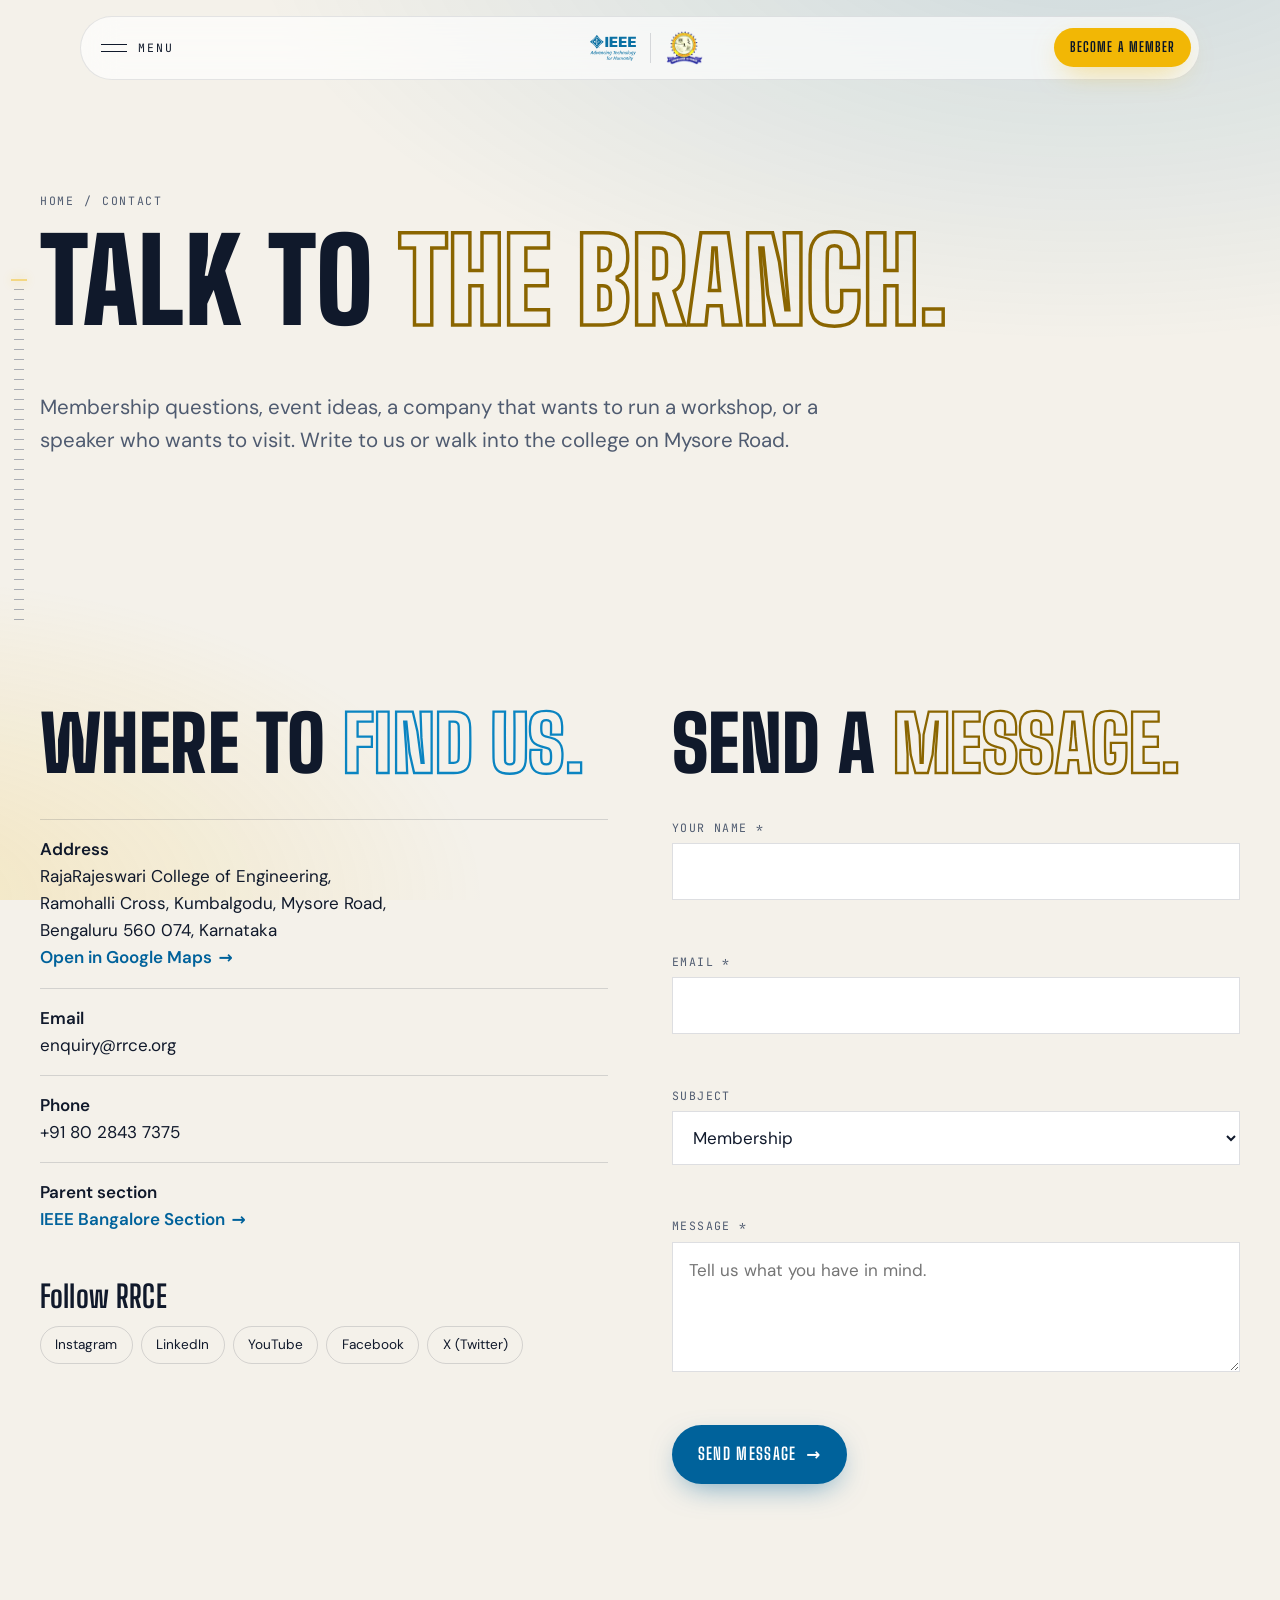
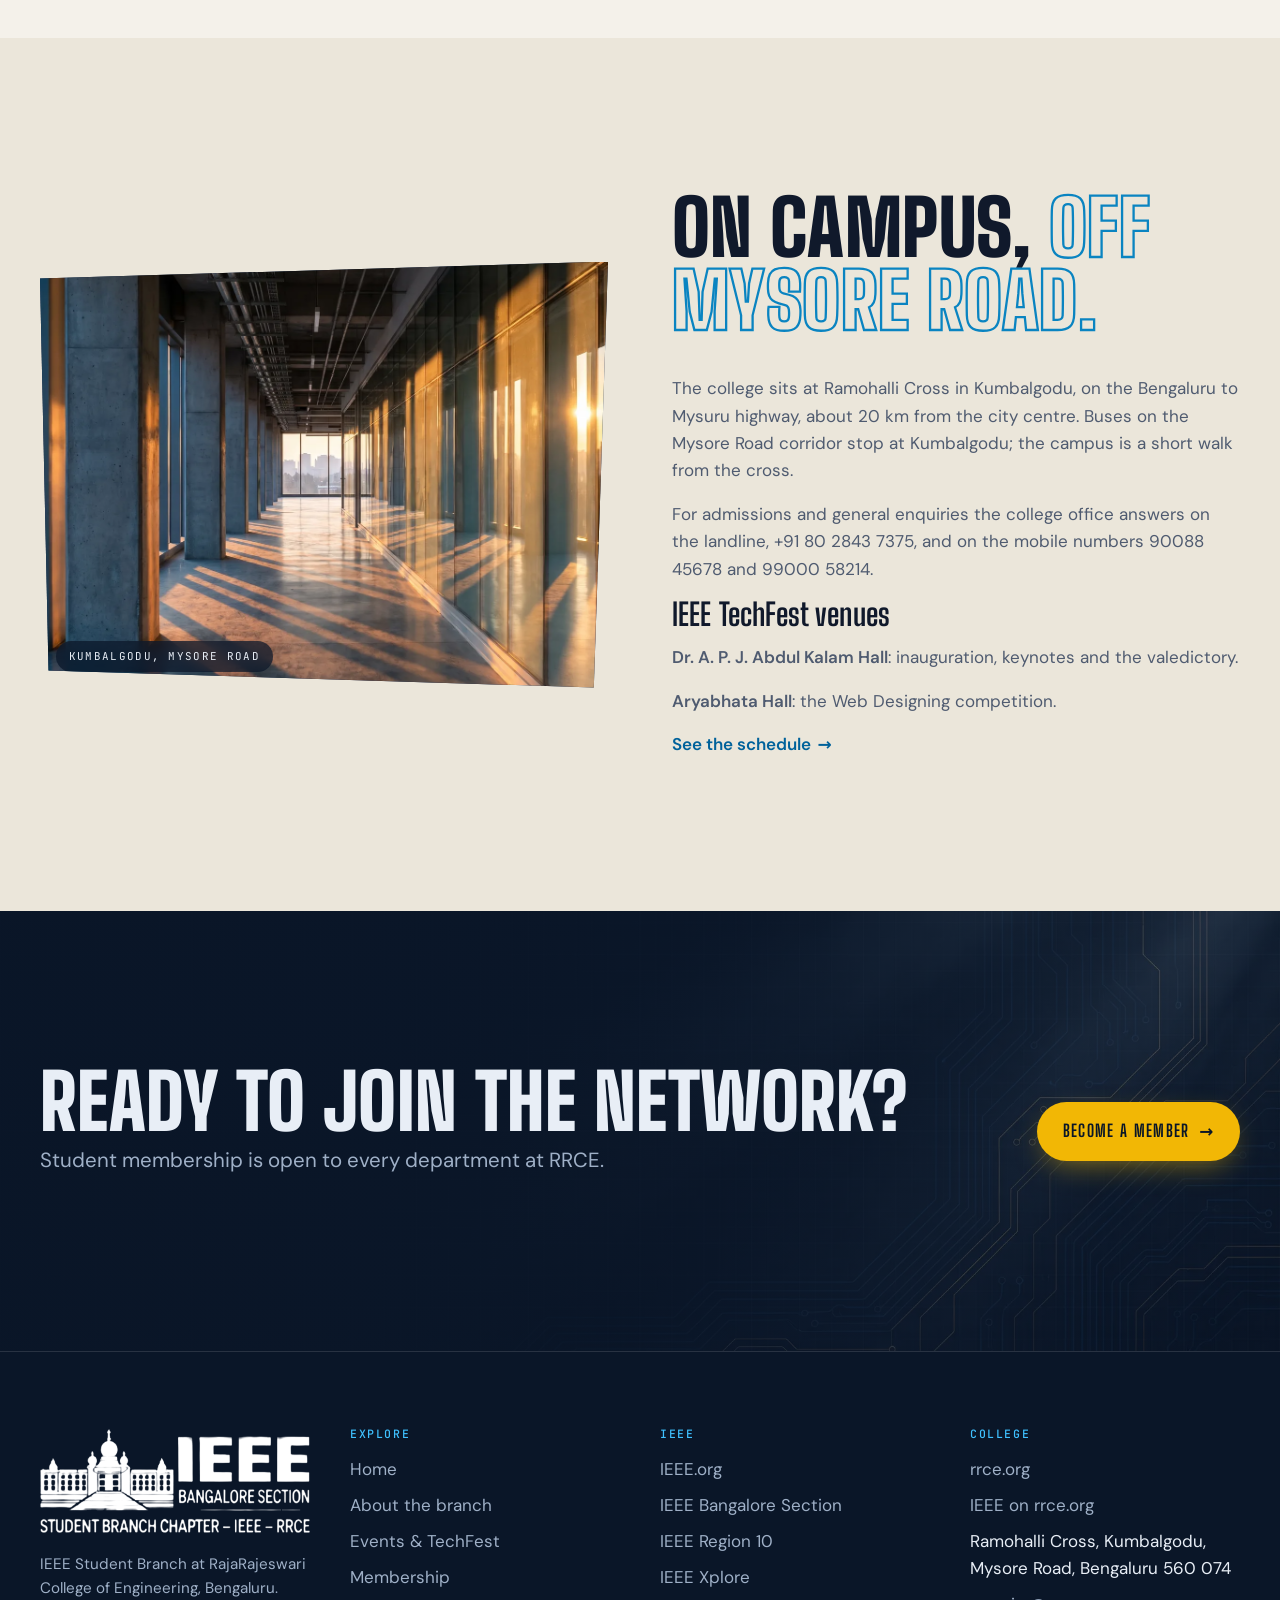
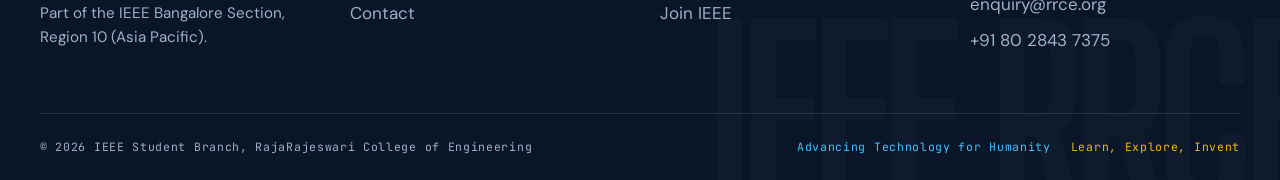
<file: pages/contact.html>
<!DOCTYPE html>
<html lang="en">
<head>
  <meta charset="UTF-8">
  <meta name="viewport" content="width=device-width, initial-scale=1.0">
  <title>Contact | IEEE RRCE</title>
  <meta name="description" content="Contact the IEEE Student Branch at RajaRajeswari College of Engineering, Kumbalgodu, Mysore Road, Bengaluru. Address, phone, email and a message form.">
  <meta name="theme-color" content="#0a1628">
  <link rel="icon" type="image/svg+xml" href="../assets/brand/ieee-logo.svg">
  <link rel="stylesheet" href="../assets/css/fonts.css">
  <link rel="stylesheet" href="../assets/css/styles.css">
</head>
<body>
  <a class="skip-link" href="#main">Skip to content</a>

  <!-- ===== Header: co-branded lockup (IEEE | RRCE) ===== -->
  <header class="header">
    <div class="header__bar">
      <button class="nav-toggle" aria-expanded="false" aria-controls="nav" aria-label="Toggle menu">
        <span class="nav-toggle__lines" aria-hidden="true"><i></i><i></i></span>
        <span class="nav-toggle__label">Menu</span>
      </button>
      <a class="lockup" href="../index.html" aria-label="IEEE RRCE, home">
        <img class="lockup__ieee" src="../assets/brand/ieee-logo.svg" alt="IEEE" width="46" height="26">
        <span class="lockup__divider" aria-hidden="true"></span>
        <img class="lockup__rrce" src="../assets/brand/rrce-emblem.png" alt="RajaRajeswari College of Engineering" width="36" height="36">
      </a>
      <a class="btn btn--gold btn--sm header__cta" href="join.html">Become a member</a>
    </div>
    <nav class="nav" id="nav" aria-label="Primary">
      <div class="container nav__inner">
        <div class="nav__links">
          <a class="nav__link" href="../index.html">Home</a>
          <a class="nav__link" href="about.html">About</a>
          <a class="nav__link" href="events.html">Events</a>
          <a class="nav__link" href="join.html">Join</a>
          <a class="nav__link" href="contact.html">Contact</a>
        </div>
        <div class="nav__aside">
          <img class="nav__mark" src="../assets/brand/ieee-rrce-lockup.webp" alt="IEEE Bangalore Section, Student Branch Chapter IEEE RRCE" width="1722" height="663">
          <p class="nav__aside-title">IEEE Student Branch</p>
          <p>RajaRajeswari College of Engineering<br>Kumbalgodu, Mysore Road, Bengaluru 560 074</p>
          <p><a href="mailto:enquiry@rrce.org">enquiry@rrce.org</a></p>
          <p><a href="https://www.instagram.com/ieeerrce" target="_blank" rel="noopener">Instagram: @ieeerrce</a></p>
        </div>
      </div>
    </nav>
  </header>

  <div class="rail" aria-hidden="true"><span class="rail__marker"></span></div>

  <main id="main">
    <!-- ===== Page hero ===== -->
    <section class="page-hero" aria-labelledby="page-title">
      <div class="container">
        <nav class="breadcrumb" aria-label="Breadcrumb"><a href="../index.html">Home</a><span aria-hidden="true">/</span><span>Contact</span></nav>
        <h1 id="page-title" data-split>Talk to <span class="serif accent-gold">the branch.</span></h1>
        <p class="lead" data-reveal>Membership questions, event ideas, a company that wants to run a workshop, or a speaker who wants to visit. Write to us or walk into the college on Mysore Road.</p>
      </div>
    </section>

    <!-- ===== Details + form ===== -->
    <section class="section is-light" aria-labelledby="reach-title">
      <div class="container">
        <div class="split split--top">
          <div data-reveal>
            <h2 data-split id="reach-title">Where to <span class="serif accent-ieee">find us.</span></h2>
            <ul class="contact-list">
              <li>
                <div class="card__icon" aria-hidden="true"><svg width="22" height="22" viewBox="0 0 24 24" fill="none" stroke="currentColor" stroke-width="2"><path d="M21 10c0 7-9 13-9 13S3 17 3 10a9 9 0 0 1 18 0z"/><circle cx="12" cy="10" r="3"/></svg></div>
                <div>
                  <strong>Address</strong><br>
                  RajaRajeswari College of Engineering,<br>Ramohalli Cross, Kumbalgodu, Mysore Road,<br>Bengaluru 560 074, Karnataka<br>
                  <a class="link-arrow" href="https://www.google.com/maps/search/?api=1&query=RajaRajeswari+College+of+Engineering+Kumbalgodu+Bengaluru" target="_blank" rel="noopener">Open in Google Maps <span class="arrow">→</span></a>
                </div>
              </li>
              <li>
                <div class="card__icon card__icon--gold" aria-hidden="true"><svg width="22" height="22" viewBox="0 0 24 24" fill="none" stroke="currentColor" stroke-width="2"><path d="M4 4h16c1.1 0 2 .9 2 2v12c0 1.1-.9 2-2 2H4c-1.1 0-2-.9-2-2V6c0-1.1.9-2 2-2z"/><path d="M22 6l-10 7L2 6"/></svg></div>
                <div>
                  <strong>Email</strong><br>
                  <a href="mailto:enquiry@rrce.org">enquiry@rrce.org</a>
                </div>
              </li>
              <li>
                <div class="card__icon" aria-hidden="true"><svg width="22" height="22" viewBox="0 0 24 24" fill="none" stroke="currentColor" stroke-width="2"><path d="M22 16.92v3a2 2 0 0 1-2.18 2 19.79 19.79 0 0 1-8.63-3.07 19.5 19.5 0 0 1-6-6 19.79 19.79 0 0 1-3.07-8.67A2 2 0 0 1 4.11 2h3a2 2 0 0 1 2 1.72c.13.96.37 1.9.72 2.81a2 2 0 0 1-.45 2.11L8.09 9.91a16 16 0 0 0 6 6l1.27-1.27a2 2 0 0 1 2.11-.45c.91.35 1.85.59 2.81.72A2 2 0 0 1 22 16.92z"/></svg></div>
                <div>
                  <strong>Phone</strong><br>
                  <a href="tel:+918028437375">+91 80 2843 7375</a>
                </div>
              </li>
              <li>
                <div class="card__icon card__icon--gold" aria-hidden="true"><svg width="22" height="22" viewBox="0 0 24 24" fill="none" stroke="currentColor" stroke-width="2"><circle cx="12" cy="12" r="10"/><path d="M2 12h20M12 2a15.3 15.3 0 0 1 4 10 15.3 15.3 0 0 1-4 10 15.3 15.3 0 0 1-4-10 15.3 15.3 0 0 1 4-10z"/></svg></div>
                <div>
                  <strong>Parent section</strong><br>
                  <a class="link-arrow" href="https://ieeebangalore.org/" target="_blank" rel="noopener">IEEE Bangalore Section <span class="arrow">→</span></a>
                </div>
              </li>
            </ul>
            <h3 class="mt-2">Follow RRCE</h3>
            <div class="socials">
              <a href="https://www.instagram.com/rajarajeswariengcollege/" target="_blank" rel="noopener">Instagram</a>
              <a href="https://www.linkedin.com/school/rrce/" target="_blank" rel="noopener">LinkedIn</a>
              <a href="https://www.youtube.com/channel/UC1Vhv8EuXUw0ZOVm3OIIfMw" target="_blank" rel="noopener">YouTube</a>
              <a href="https://www.facebook.com/Rajarajeswari.College.of.Engineering" target="_blank" rel="noopener">Facebook</a>
              <a href="https://twitter.com/rrceblr" target="_blank" rel="noopener">X (Twitter)</a>
            </div>
          </div>

          <div data-reveal>
            <h2 data-split id="form-title">Send a <span class="serif accent-gold">message.</span></h2>
            <form class="form" data-validate data-ref-prefix="IEEE-RRCE-MSG" aria-labelledby="form-title">
              <div class="field">
                <label for="name">Your name *</label>
                <input id="name" name="name" type="text" autocomplete="name" required data-rule="name">
                <p class="field__error" aria-live="polite"></p>
              </div>
              <div class="field">
                <label for="email">Email *</label>
                <input id="email" name="email" type="email" autocomplete="email" required data-rule="email">
                <p class="field__error" aria-live="polite"></p>
              </div>
              <div class="field">
                <label for="subject">Subject</label>
                <select id="subject" name="subject">
                  <option>Membership</option>
                  <option>Events</option>
                  <option>Collaboration</option>
                  <option>TechFest</option>
                  <option>Other</option>
                </select>
                <p class="field__error" aria-live="polite"></p>
              </div>
              <div class="field">
                <label for="message">Message *</label>
                <textarea id="message" name="message" required data-rule="message" placeholder="Tell us what you have in mind."></textarea>
                <p class="field__error" aria-live="polite"></p>
              </div>
              <div>
                <button class="btn btn--primary" type="submit">Send message <span class="arrow">→</span></button>
              </div>
            </form>
            <div class="form__success" role="status">
              <h3>Thanks, <span data-name>there</span>.</h3>
              <p>Your reference number:</p>
              <p class="ref" data-ref></p>
              <p class="muted">Keep this for your records. The committee will reply on the email you provided.</p>
              <button class="btn btn--ghost btn--sm" type="button" data-reset>Send another</button>
            </div>
          </div>
        </div>
      </div>
    </section>

    <!-- ===== Visit us ===== -->
    <section class="section is-light is-paper-2" aria-labelledby="visit-title">
      <div class="container">
        <div class="split">
          <div class="img-frame parallax" data-reveal>
            <img src="../assets/img/corridor.webp" alt="Sunlit corridor of an engineering college" width="1600" height="1200" loading="lazy">
            <span class="img-frame__caption">Kumbalgodu, Mysore Road</span>
          </div>
          <div data-reveal>
            <h2 data-split id="visit-title">On campus, <span class="serif accent-ieee">off Mysore Road.</span></h2>
            <p class="muted">The college sits at Ramohalli Cross in Kumbalgodu, on the Bengaluru to Mysuru highway, about 20 km from the city centre. Buses on the Mysore Road corridor stop at Kumbalgodu; the campus is a short walk from the cross.</p>
            <p class="muted">For admissions and general enquiries the college office answers on the landline, <a href="tel:+918028437375">+91 80 2843 7375</a>, and on the mobile numbers <a href="tel:+919008845678">90088 45678</a> and <a href="tel:+919900058214">99000 58214</a>.</p>
            <h3>IEEE TechFest venues</h3>
            <ul class="stack muted">
              <li><strong>Dr. A. P. J. Abdul Kalam Hall</strong>: inauguration, keynotes and the valedictory.</li>
              <li><strong>Aryabhata Hall</strong>: the Web Designing competition.</li>
            </ul>
            <a class="link-arrow mt-1" href="events.html">See the schedule <span class="arrow">→</span></a>
          </div>
        </div>
      </div>
    </section>

    <!-- ===== CTA band ===== -->
    <section class="section cta-band" aria-labelledby="cta-title">
      <div class="container" data-reveal>
        <div>
          <h2 data-split id="cta-title">Ready to join the network?</h2>
          <p class="lead" data-split>Student membership is open to every department at RRCE.</p>
        </div>
        <a class="btn btn--gold" href="join.html">Become a member <span class="arrow">→</span></a>
      </div>
    </section>
  </main>

  <!-- ===== Footer ===== -->
  <footer class="footer">
    <div class="container">
      <div class="footer__grid">
        <div class="footer__brand">
          <img class="footer__mark" src="../assets/brand/ieee-rrce-lockup.webp" alt="IEEE Bangalore Section, Student Branch Chapter IEEE RRCE" width="1722" height="663">
          <p>IEEE Student Branch at RajaRajeswari College of Engineering, Bengaluru. Part of the IEEE Bangalore Section, Region 10 (Asia Pacific).</p>
        </div>
        <div>
          <h4>Explore</h4>
          <ul class="footer__links">
            <li><a href="../index.html">Home</a></li>
            <li><a href="about.html">About the branch</a></li>
            <li><a href="events.html">Events &amp; TechFest</a></li>
            <li><a href="join.html">Membership</a></li>
            <li><a href="contact.html">Contact</a></li>
          </ul>
        </div>
        <div>
          <h4>IEEE</h4>
          <ul class="footer__links">
            <li><a href="https://www.ieee.org/" target="_blank" rel="noopener">IEEE.org</a></li>
            <li><a href="https://ieeebangalore.org/" target="_blank" rel="noopener">IEEE Bangalore Section</a></li>
            <li><a href="https://www.ieeer10.org/" target="_blank" rel="noopener">IEEE Region 10</a></li>
            <li><a href="https://ieeexplore.ieee.org/" target="_blank" rel="noopener">IEEE Xplore</a></li>
            <li><a href="https://www.ieee.org/membership/join/" target="_blank" rel="noopener">Join IEEE</a></li>
          </ul>
        </div>
        <div>
          <h4>College</h4>
          <ul class="footer__links">
            <li><a href="https://www.rrce.org/" target="_blank" rel="noopener">rrce.org</a></li>
            <li><a href="https://www.rrce.org/ieee/" target="_blank" rel="noopener">IEEE on rrce.org</a></li>
            <li>Ramohalli Cross, Kumbalgodu,<br>Mysore Road, Bengaluru 560 074</li>
            <li><a href="mailto:enquiry@rrce.org">enquiry@rrce.org</a></li>
            <li><a href="tel:+918028437375">+91 80 2843 7375</a></li>
          </ul>
        </div>
      </div>
      <div class="footer__bottom">
        <span>© <span data-year>2026</span> IEEE Student Branch, RajaRajeswari College of Engineering</span>
        <span class="footer__taglines"><span>Advancing Technology for Humanity</span><span>Learn, Explore, Invent</span></span>
      </div>
    </div>
    <div class="footer__watermark" aria-hidden="true">IEEE RRCE</div>
  </footer>

  <!-- Vendored libraries (local, no CDN) then our modules -->
  <script src="../assets/js/vendor/gsap.min.js"></script>
  <script src="../assets/js/vendor/ScrollTrigger.min.js"></script>
  <script src="../assets/js/vendor/lenis.min.js"></script>
  <script src="../assets/js/main.js"></script>
  <script src="../assets/js/forms.js"></script>
</body>
</html>
</file>
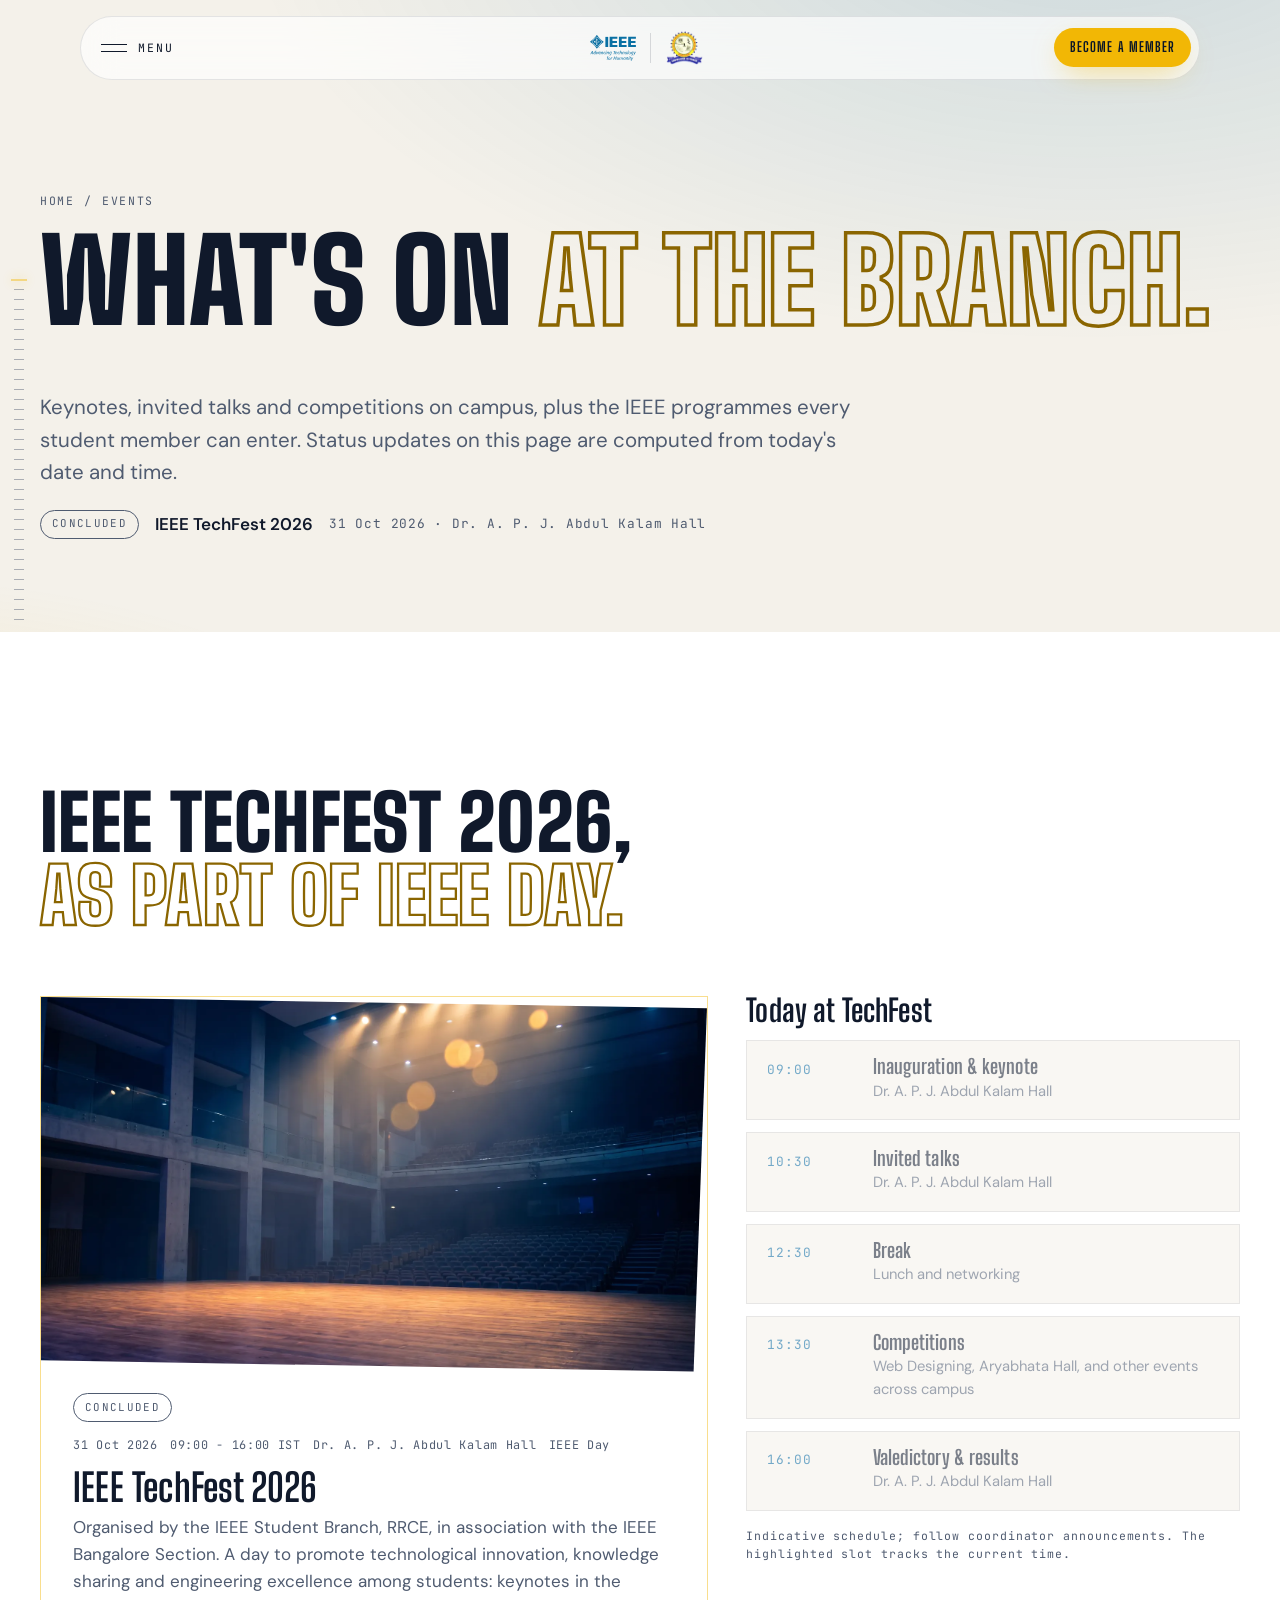
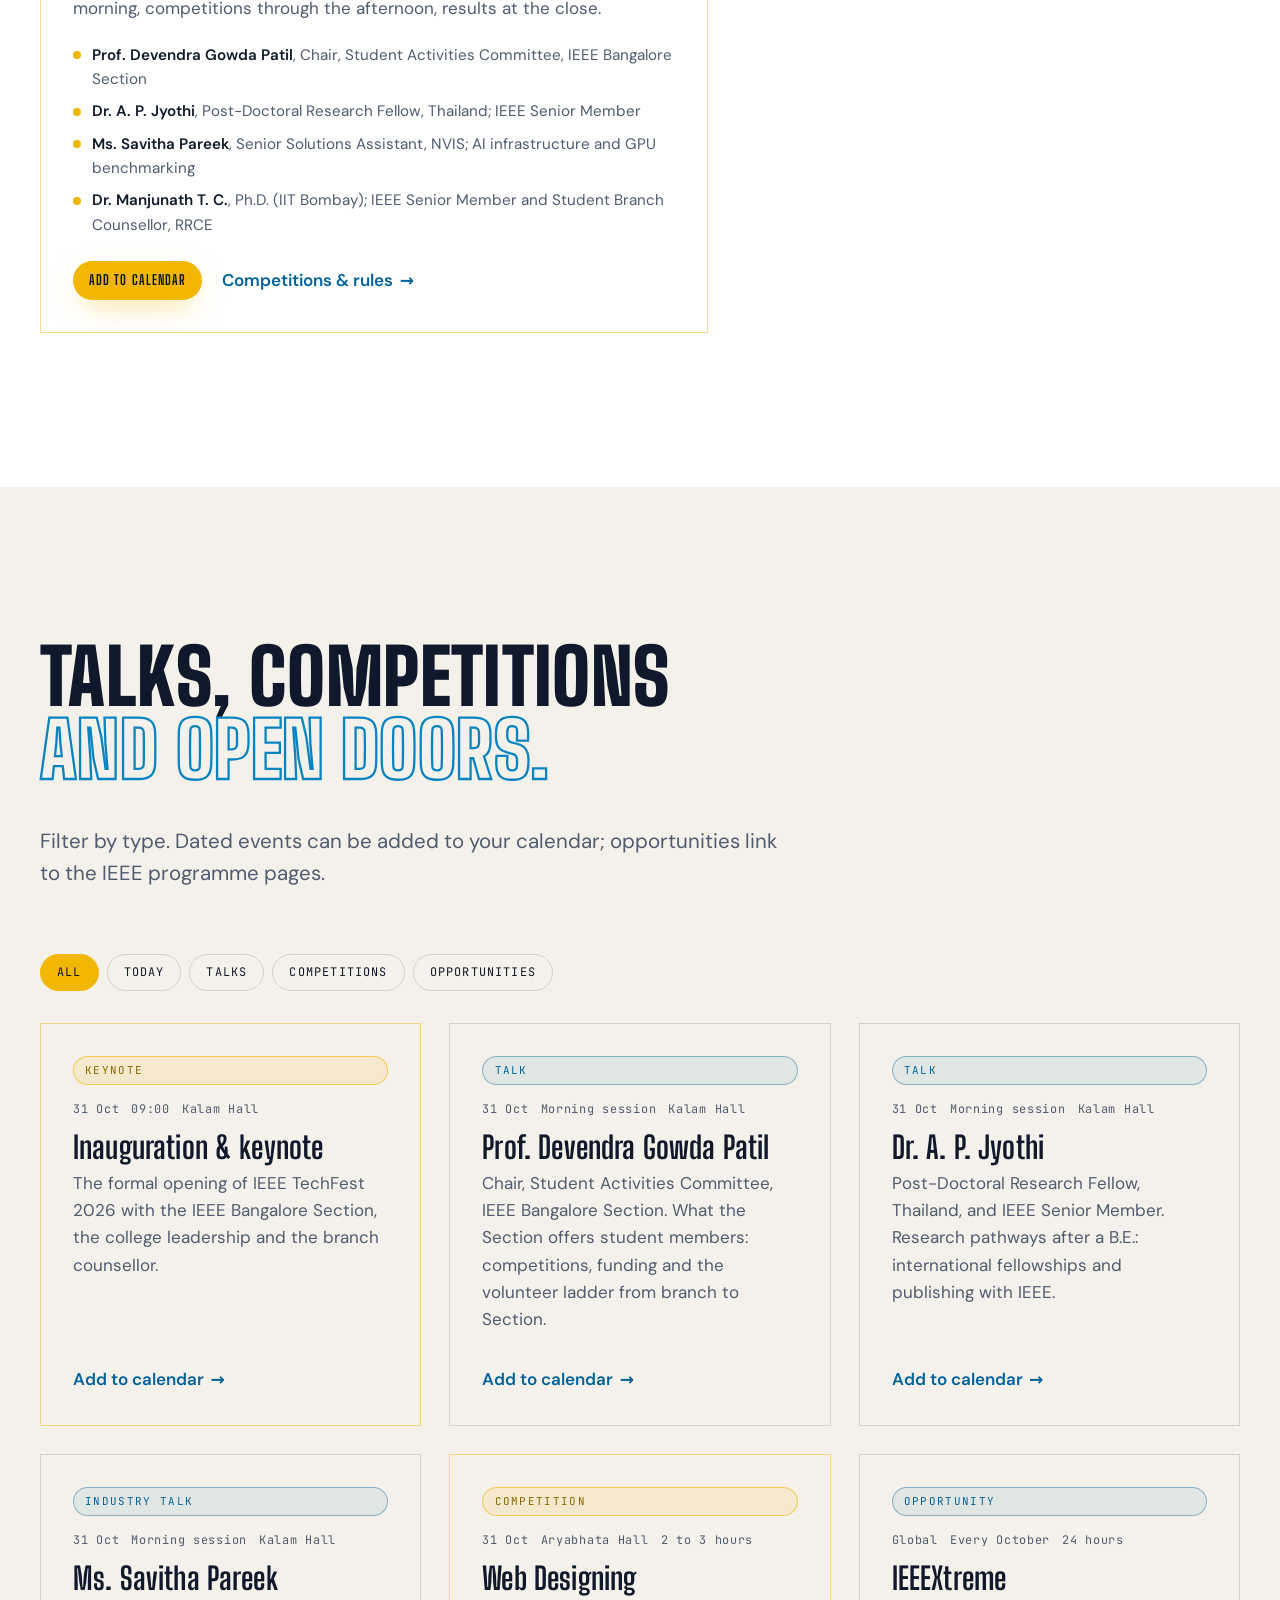
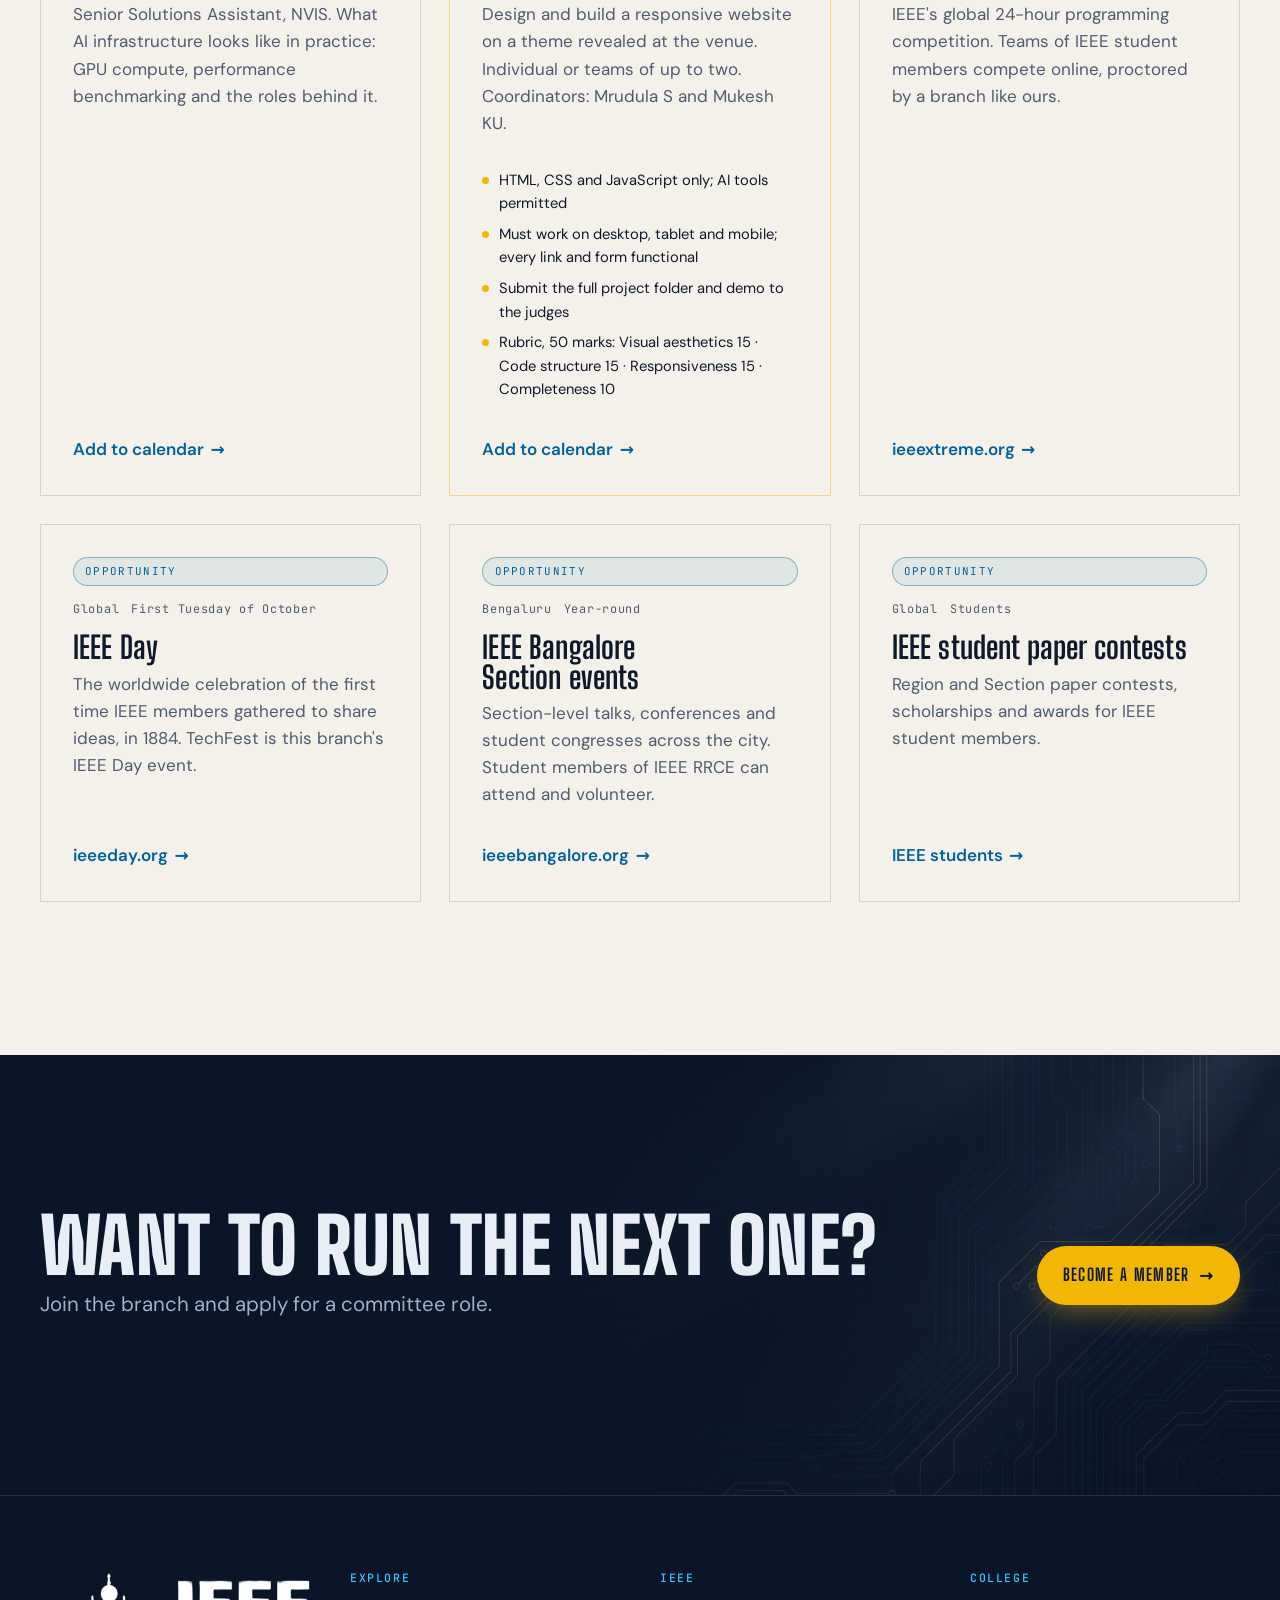
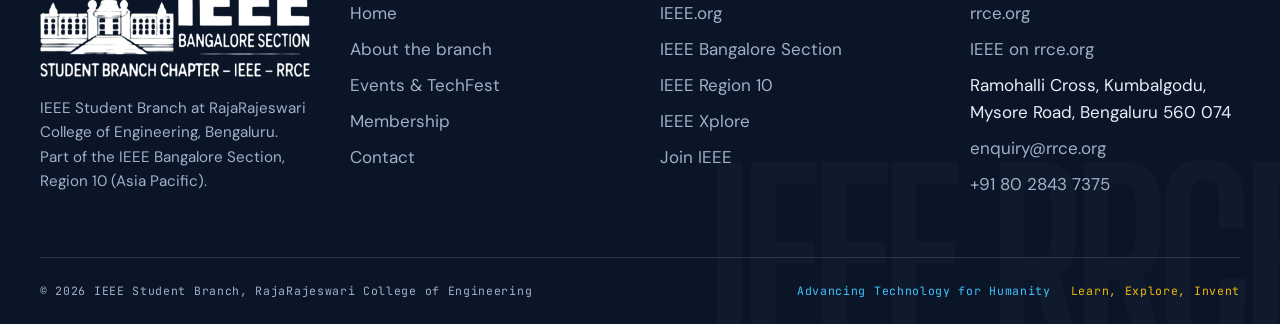
<file: pages/events.html>
<!DOCTYPE html>
<html lang="en">
<head>
  <meta charset="UTF-8">
  <meta name="viewport" content="width=device-width, initial-scale=1.0">
  <title>Events | IEEE RRCE</title>
  <meta name="description" content="Events at the IEEE Student Branch, RajaRajeswari College of Engineering: IEEE TechFest 2026 on 31 October, today's schedule, talks, competitions and IEEE opportunities.">
  <meta name="theme-color" content="#0a1628">
  <link rel="icon" type="image/svg+xml" href="../assets/brand/ieee-logo.svg">
  <link rel="stylesheet" href="../assets/css/fonts.css">
  <link rel="stylesheet" href="../assets/css/styles.css">
  <link rel="stylesheet" href="../assets/css/pages/events.css">
</head>
<body>
  <a class="skip-link" href="#main">Skip to content</a>

  <!-- ===== Header: co-branded lockup (IEEE | RRCE) ===== -->
  <header class="header">
    <div class="header__bar">
      <button class="nav-toggle" aria-expanded="false" aria-controls="nav" aria-label="Toggle menu">
        <span class="nav-toggle__lines" aria-hidden="true"><i></i><i></i></span>
        <span class="nav-toggle__label">Menu</span>
      </button>
      <a class="lockup" href="../index.html" aria-label="IEEE RRCE, home">
        <img class="lockup__ieee" src="../assets/brand/ieee-logo.svg" alt="IEEE" width="46" height="26">
        <span class="lockup__divider" aria-hidden="true"></span>
        <img class="lockup__rrce" src="../assets/brand/rrce-emblem.png" alt="RajaRajeswari College of Engineering" width="36" height="36">
      </a>
      <a class="btn btn--gold btn--sm header__cta" href="join.html">Become a member</a>
    </div>
    <nav class="nav" id="nav" aria-label="Primary">
      <div class="container nav__inner">
        <div class="nav__links">
          <a class="nav__link" href="../index.html">Home</a>
          <a class="nav__link" href="about.html">About</a>
          <a class="nav__link" href="events.html">Events</a>
          <a class="nav__link" href="join.html">Join</a>
          <a class="nav__link" href="contact.html">Contact</a>
        </div>
        <div class="nav__aside">
          <img class="nav__mark" src="../assets/brand/ieee-rrce-lockup.webp" alt="IEEE Bangalore Section, Student Branch Chapter IEEE RRCE" width="1722" height="663">
          <p class="nav__aside-title">IEEE Student Branch</p>
          <p>RajaRajeswari College of Engineering<br>Kumbalgodu, Mysore Road, Bengaluru 560 074</p>
          <p><a href="mailto:enquiry@rrce.org">enquiry@rrce.org</a></p>
          <p><a href="https://www.instagram.com/ieeerrce" target="_blank" rel="noopener">Instagram: @ieeerrce</a></p>
        </div>
      </div>
    </nav>
  </header>

  <div class="rail" aria-hidden="true"><span class="rail__marker"></span></div>

  <main id="main">
    <!-- ===== Page hero ===== -->
    <section class="page-hero" aria-labelledby="page-title">
      <div class="container">
        <nav class="breadcrumb" aria-label="Breadcrumb">
          <a href="../index.html">Home</a><span aria-hidden="true">/</span><span aria-current="page">Events</span>
        </nav>
        <h1 id="page-title" data-split>What's on <span class="serif accent-gold">at the branch.</span></h1>
        <p class="lead" data-reveal>Keynotes, invited talks and competitions on campus, plus the IEEE programmes every student member can enter. Status updates on this page are computed from today's date and time.</p>
        <p class="flex" data-reveal>
          <span class="badge badge--live" data-event-status data-start="2026-10-31T09:00:00+05:30" data-end="2026-10-31T16:00:00+05:30"><span class="pulse" aria-hidden="true"></span>Live now</span>
          <strong>IEEE TechFest 2026</strong>
          <span class="mono muted">31 Oct 2026 · Dr. A. P. J. Abdul Kalam Hall</span>
        </p>
      </div>
    </section>

    <!-- ===== Featured: IEEE TechFest 2026 + today's schedule ===== -->
    <section class="section is-dark" aria-labelledby="featured-title">
      <div class="container">
        <div class="section-head" data-reveal>
          <h2 data-split id="featured-title">IEEE TechFest 2026, <span class="serif accent-gold">as part of IEEE Day.</span></h2>
        </div>
        <div class="featured" data-reveal-stagger>
          <article class="card card--gold featured__card" data-tilt>
            <div class="card__media">
              <img src="../assets/img/techfest-stage.webp" alt="An auditorium stage lit in deep navy with warm gold spotlights, set for IEEE TechFest 2026" width="1600" height="900" loading="lazy">
            </div>
            <span class="badge badge--live" data-event-status data-start="2026-10-31T09:00:00+05:30" data-end="2026-10-31T16:00:00+05:30"><span class="pulse" aria-hidden="true"></span>Live now</span>
            <div class="card__meta card__meta--after-badge">
              <span>31 Oct 2026</span><span>09:00 - 16:00 IST</span><span>Dr. A. P. J. Abdul Kalam Hall</span><span>IEEE Day</span>
            </div>
            <h3>IEEE TechFest 2026</h3>
            <p class="muted">Organised by the IEEE Student Branch, RRCE, in association with the IEEE Bangalore Section. A day to promote technological innovation, knowledge sharing and engineering excellence among students: keynotes in the morning, competitions through the afternoon, results at the close.</p>
            <ul class="featured__speakers">
              <li><strong>Prof. Devendra Gowda Patil</strong>, Chair, Student Activities Committee, IEEE Bangalore Section</li>
              <li><strong>Dr. A. P. Jyothi</strong>, Post-Doctoral Research Fellow, Thailand; IEEE Senior Member</li>
              <li><strong>Ms. Savitha Pareek</strong>, Senior Solutions Assistant, NVIS; AI infrastructure and GPU benchmarking</li>
              <li><strong>Dr. Manjunath T. C.</strong>, Ph.D. (IIT Bombay); IEEE Senior Member and Student Branch Counsellor, RRCE</li>
            </ul>
            <div class="card__actions">
              <a class="btn btn--gold btn--sm" href="events.html" data-ics data-title="IEEE TechFest 2026" data-start="2026-10-31T09:00:00+05:30" data-end="2026-10-31T16:00:00+05:30" data-location="Dr. A. P. J. Abdul Kalam Hall, RajaRajeswari College of Engineering, Bengaluru" data-desc="IEEE TechFest 2026, organised by the IEEE Student Branch RRCE with the IEEE Bangalore Section as part of IEEE Day. Keynotes, invited talks and competitions.">Add to calendar</a>
              <a class="link-arrow" href="#competitions">Competitions &amp; rules <span class="arrow">→</span></a>
            </div>
          </article>

          <div>
            <h3>Today at TechFest</h3>
            <div class="schedule" aria-label="Today's schedule">
              <div class="slot" data-start="2026-10-31T09:00:00+05:30" data-end="2026-10-31T10:30:00+05:30">
                <span class="slot__time">09:00</span>
                <div><h4>Inauguration &amp; keynote</h4><p>Dr. A. P. J. Abdul Kalam Hall</p></div>
              </div>
              <div class="slot" data-start="2026-10-31T10:30:00+05:30" data-end="2026-10-31T12:30:00+05:30">
                <span class="slot__time">10:30</span>
                <div><h4>Invited talks</h4><p>Dr. A. P. J. Abdul Kalam Hall</p></div>
              </div>
              <div class="slot" data-start="2026-10-31T12:30:00+05:30" data-end="2026-10-31T13:30:00+05:30">
                <span class="slot__time">12:30</span>
                <div><h4>Break</h4><p>Lunch and networking</p></div>
              </div>
              <div class="slot" data-start="2026-10-31T13:30:00+05:30" data-end="2026-10-31T16:00:00+05:30">
                <span class="slot__time">13:30</span>
                <div><h4>Competitions</h4><p>Web Designing, Aryabhata Hall, and other events across campus</p></div>
              </div>
              <div class="slot" data-start="2026-10-31T16:00:00+05:30" data-end="2026-10-31T16:30:00+05:30">
                <span class="slot__time">16:00</span>
                <div><h4>Valedictory &amp; results</h4><p>Dr. A. P. J. Abdul Kalam Hall</p></div>
              </div>
            </div>
            <p class="schedule__note">Indicative schedule; follow coordinator announcements. The highlighted slot tracks the current time.</p>
          </div>
        </div>
      </div>
    </section>

    <!-- ===== All events with filters ===== -->
    <section class="section is-light" id="competitions" aria-labelledby="all-title">
      <div class="container">
        <div class="section-head" data-reveal>
          <h2 data-split id="all-title">Talks, competitions <span class="serif accent-ieee">and open doors.</span></h2>
          <p class="lead" data-split>Filter by type. Dated events can be added to your calendar; opportunities link to the IEEE programme pages.</p>
        </div>
        <div class="tabs" role="group" aria-label="Filter events">
          <button class="tab" type="button" data-filter="all" aria-pressed="true">All</button>
          <button class="tab" type="button" data-filter="today" aria-pressed="false">Today</button>
          <button class="tab" type="button" data-filter="talks" aria-pressed="false">Talks</button>
          <button class="tab" type="button" data-filter="competitions" aria-pressed="false">Competitions</button>
          <button class="tab" type="button" data-filter="opportunities" aria-pressed="false">Opportunities</button>
        </div>

        <div class="grid grid--3">
          <article class="card card--event card--gold" data-tags="today talks" data-tilt data-reveal>
            <span class="badge badge--gold">Keynote</span>
            <div class="card__meta card__meta--after-badge"><span>31 Oct</span><span>09:00</span><span>Kalam Hall</span></div>
            <h3>Inauguration &amp; keynote</h3>
            <p class="muted">The formal opening of IEEE TechFest 2026 with the IEEE Bangalore Section, the college leadership and the branch counsellor.</p>
            <div class="card__actions">
              <a class="link-arrow" href="events.html" data-ics data-title="IEEE TechFest 2026: Inauguration and keynote" data-start="2026-10-31T09:00:00+05:30" data-end="2026-10-31T10:30:00+05:30" data-location="Dr. A. P. J. Abdul Kalam Hall, RRCE, Bengaluru" data-desc="Opening session of IEEE TechFest 2026.">Add to calendar <span class="arrow">→</span></a>
            </div>
          </article>

          <article class="card card--event" data-tags="today talks" data-tilt data-reveal>
            <span class="badge badge--ieee">Talk</span>
            <div class="card__meta card__meta--after-badge"><span>31 Oct</span><span>Morning session</span><span>Kalam Hall</span></div>
            <h3>Prof. Devendra Gowda Patil</h3>
            <p class="muted">Chair, Student Activities Committee, IEEE Bangalore Section. What the Section offers student members: competitions, funding and the volunteer ladder from branch to Section.</p>
            <div class="card__actions">
              <a class="link-arrow" href="events.html" data-ics data-title="Talk: Prof. Devendra Gowda Patil (IEEE TechFest 2026)" data-start="2026-10-31T10:30:00+05:30" data-end="2026-10-31T12:30:00+05:30" data-location="Dr. A. P. J. Abdul Kalam Hall, RRCE, Bengaluru" data-desc="Invited talk by the Chair, Student Activities Committee, IEEE Bangalore Section.">Add to calendar <span class="arrow">→</span></a>
            </div>
          </article>

          <article class="card card--event" data-tags="today talks" data-tilt data-reveal>
            <span class="badge badge--ieee">Talk</span>
            <div class="card__meta card__meta--after-badge"><span>31 Oct</span><span>Morning session</span><span>Kalam Hall</span></div>
            <h3>Dr. A. P. Jyothi</h3>
            <p class="muted">Post-Doctoral Research Fellow, Thailand, and IEEE Senior Member. Research pathways after a B.E.: international fellowships and publishing with IEEE.</p>
            <div class="card__actions">
              <a class="link-arrow" href="events.html" data-ics data-title="Talk: Dr. A. P. Jyothi (IEEE TechFest 2026)" data-start="2026-10-31T10:30:00+05:30" data-end="2026-10-31T12:30:00+05:30" data-location="Dr. A. P. J. Abdul Kalam Hall, RRCE, Bengaluru" data-desc="Invited talk by Dr. A. P. Jyothi, IEEE Senior Member.">Add to calendar <span class="arrow">→</span></a>
            </div>
          </article>

          <article class="card card--event" data-tags="today talks" data-tilt data-reveal>
            <span class="badge badge--ieee">Industry talk</span>
            <div class="card__meta card__meta--after-badge"><span>31 Oct</span><span>Morning session</span><span>Kalam Hall</span></div>
            <h3>Ms. Savitha Pareek</h3>
            <p class="muted">Senior Solutions Assistant, NVIS. What AI infrastructure looks like in practice: GPU compute, performance benchmarking and the roles behind it.</p>
            <div class="card__actions">
              <a class="link-arrow" href="events.html" data-ics data-title="Talk: Ms. Savitha Pareek (IEEE TechFest 2026)" data-start="2026-10-31T10:30:00+05:30" data-end="2026-10-31T12:30:00+05:30" data-location="Dr. A. P. J. Abdul Kalam Hall, RRCE, Bengaluru" data-desc="Industry talk on AI infrastructure, GPU compute and benchmarking.">Add to calendar <span class="arrow">→</span></a>
            </div>
          </article>

          <article class="card card--event card--gold" data-tags="today competitions" data-tilt data-reveal>
            <span class="badge badge--gold">Competition</span>
            <div class="card__meta card__meta--after-badge"><span>31 Oct</span><span>Aryabhata Hall</span><span>2 to 3 hours</span></div>
            <h3>Web Designing</h3>
            <p class="muted">Design and build a responsive website on a theme revealed at the venue. Individual or teams of up to two. Coordinators: Mrudula S and Mukesh KU.</p>
            <ul class="rules">
              <li>HTML, CSS and JavaScript only; AI tools permitted</li>
              <li>Must work on desktop, tablet and mobile; every link and form functional</li>
              <li>Submit the full project folder and demo to the judges</li>
              <li>Rubric, 50 marks: Visual aesthetics 15 · Code structure 15 · Responsiveness 15 · Completeness 10</li>
            </ul>
            <div class="card__actions">
              <a class="link-arrow" href="events.html" data-ics data-title="Web Designing competition (IEEE TechFest 2026)" data-start="2026-10-31T13:30:00+05:30" data-end="2026-10-31T16:00:00+05:30" data-location="Aryabhata Hall, RRCE, Bengaluru" data-desc="Build a responsive website in HTML, CSS and JavaScript on a theme revealed at the venue. Teams of up to two.">Add to calendar <span class="arrow">→</span></a>
            </div>
          </article>

          <article class="card card--event" data-tags="opportunities" data-tilt data-reveal>
            <span class="badge badge--ieee">Opportunity</span>
            <div class="card__meta card__meta--after-badge"><span>Global</span><span>Every October</span><span>24 hours</span></div>
            <h3>IEEEXtreme</h3>
            <p class="muted">IEEE's global 24-hour programming competition. Teams of IEEE student members compete online, proctored by a branch like ours.</p>
            <div class="card__actions">
              <a class="link-arrow" href="https://ieeextreme.org/" target="_blank" rel="noopener">ieeextreme.org <span class="arrow">→</span></a>
            </div>
          </article>

          <article class="card card--event" data-tags="opportunities" data-tilt data-reveal>
            <span class="badge badge--ieee">Opportunity</span>
            <div class="card__meta card__meta--after-badge"><span>Global</span><span>First Tuesday of October</span></div>
            <h3>IEEE Day</h3>
            <p class="muted">The worldwide celebration of the first time IEEE members gathered to share ideas, in 1884. TechFest is this branch's IEEE Day event.</p>
            <div class="card__actions">
              <a class="link-arrow" href="https://ieeeday.org/" target="_blank" rel="noopener">ieeeday.org <span class="arrow">→</span></a>
            </div>
          </article>

          <article class="card card--event" data-tags="opportunities" data-tilt data-reveal>
            <span class="badge badge--ieee">Opportunity</span>
            <div class="card__meta card__meta--after-badge"><span>Bengaluru</span><span>Year-round</span></div>
            <h3>IEEE Bangalore Section events</h3>
            <p class="muted">Section-level talks, conferences and student congresses across the city. Student members of IEEE RRCE can attend and volunteer.</p>
            <div class="card__actions">
              <a class="link-arrow" href="https://ieeebangalore.org/" target="_blank" rel="noopener">ieeebangalore.org <span class="arrow">→</span></a>
            </div>
          </article>

          <article class="card card--event" data-tags="opportunities" data-tilt data-reveal>
            <span class="badge badge--ieee">Opportunity</span>
            <div class="card__meta card__meta--after-badge"><span>Global</span><span>Students</span></div>
            <h3>IEEE student paper contests</h3>
            <p class="muted">Region and Section paper contests, scholarships and awards for IEEE student members.</p>
            <div class="card__actions">
              <a class="link-arrow" href="https://www.ieee.org/membership/students/" target="_blank" rel="noopener">IEEE students <span class="arrow">→</span></a>
            </div>
          </article>
        </div>
        <p class="muted" data-empty hidden>No events in this category yet.</p>
      </div>
    </section>

    <!-- ===== CTA band ===== -->
    <section class="section cta-band" aria-labelledby="cta-title">
      <div class="container" data-reveal>
        <div>
          <h2 data-split id="cta-title">Want to run the next one?</h2>
          <p class="lead">Join the branch and apply for a committee role.</p>
        </div>
        <a class="btn btn--gold" href="join.html">Become a member <span class="arrow">→</span></a>
      </div>
    </section>
  </main>

  <!-- ===== Footer ===== -->
  <footer class="footer">
    <div class="container">
      <div class="footer__grid">
        <div class="footer__brand">
          <img class="footer__mark" src="../assets/brand/ieee-rrce-lockup.webp" alt="IEEE Bangalore Section, Student Branch Chapter IEEE RRCE" width="1722" height="663">
          <p>IEEE Student Branch at RajaRajeswari College of Engineering, Bengaluru. Part of the IEEE Bangalore Section, Region 10 (Asia Pacific).</p>
        </div>
        <div>
          <h4>Explore</h4>
          <ul class="footer__links">
            <li><a href="../index.html">Home</a></li>
            <li><a href="about.html">About the branch</a></li>
            <li><a href="events.html">Events &amp; TechFest</a></li>
            <li><a href="join.html">Membership</a></li>
            <li><a href="contact.html">Contact</a></li>
          </ul>
        </div>
        <div>
          <h4>IEEE</h4>
          <ul class="footer__links">
            <li><a href="https://www.ieee.org/" target="_blank" rel="noopener">IEEE.org</a></li>
            <li><a href="https://ieeebangalore.org/" target="_blank" rel="noopener">IEEE Bangalore Section</a></li>
            <li><a href="https://www.ieeer10.org/" target="_blank" rel="noopener">IEEE Region 10</a></li>
            <li><a href="https://ieeexplore.ieee.org/" target="_blank" rel="noopener">IEEE Xplore</a></li>
            <li><a href="https://www.ieee.org/membership/join/" target="_blank" rel="noopener">Join IEEE</a></li>
          </ul>
        </div>
        <div>
          <h4>College</h4>
          <ul class="footer__links">
            <li><a href="https://www.rrce.org/" target="_blank" rel="noopener">rrce.org</a></li>
            <li><a href="https://www.rrce.org/ieee/" target="_blank" rel="noopener">IEEE on rrce.org</a></li>
            <li>Ramohalli Cross, Kumbalgodu,<br>Mysore Road, Bengaluru 560 074</li>
            <li><a href="mailto:enquiry@rrce.org">enquiry@rrce.org</a></li>
            <li><a href="tel:+918028437375">+91 80 2843 7375</a></li>
          </ul>
        </div>
      </div>
      <div class="footer__bottom">
        <span>© <span data-year>2026</span> IEEE Student Branch, RajaRajeswari College of Engineering</span>
        <span class="footer__taglines"><span>Advancing Technology for Humanity</span><span>Learn, Explore, Invent</span></span>
      </div>
    </div>
    <div class="footer__watermark" aria-hidden="true">IEEE RRCE</div>
  </footer>

  <!-- Vendored libraries (local, no CDN) then our modules -->
  <script src="../assets/js/vendor/gsap.min.js"></script>
  <script src="../assets/js/vendor/ScrollTrigger.min.js"></script>
  <script src="../assets/js/vendor/lenis.min.js"></script>
  <script src="../assets/js/main.js"></script>
  <script src="../assets/js/events.js"></script>
</body>
</html>
</file>
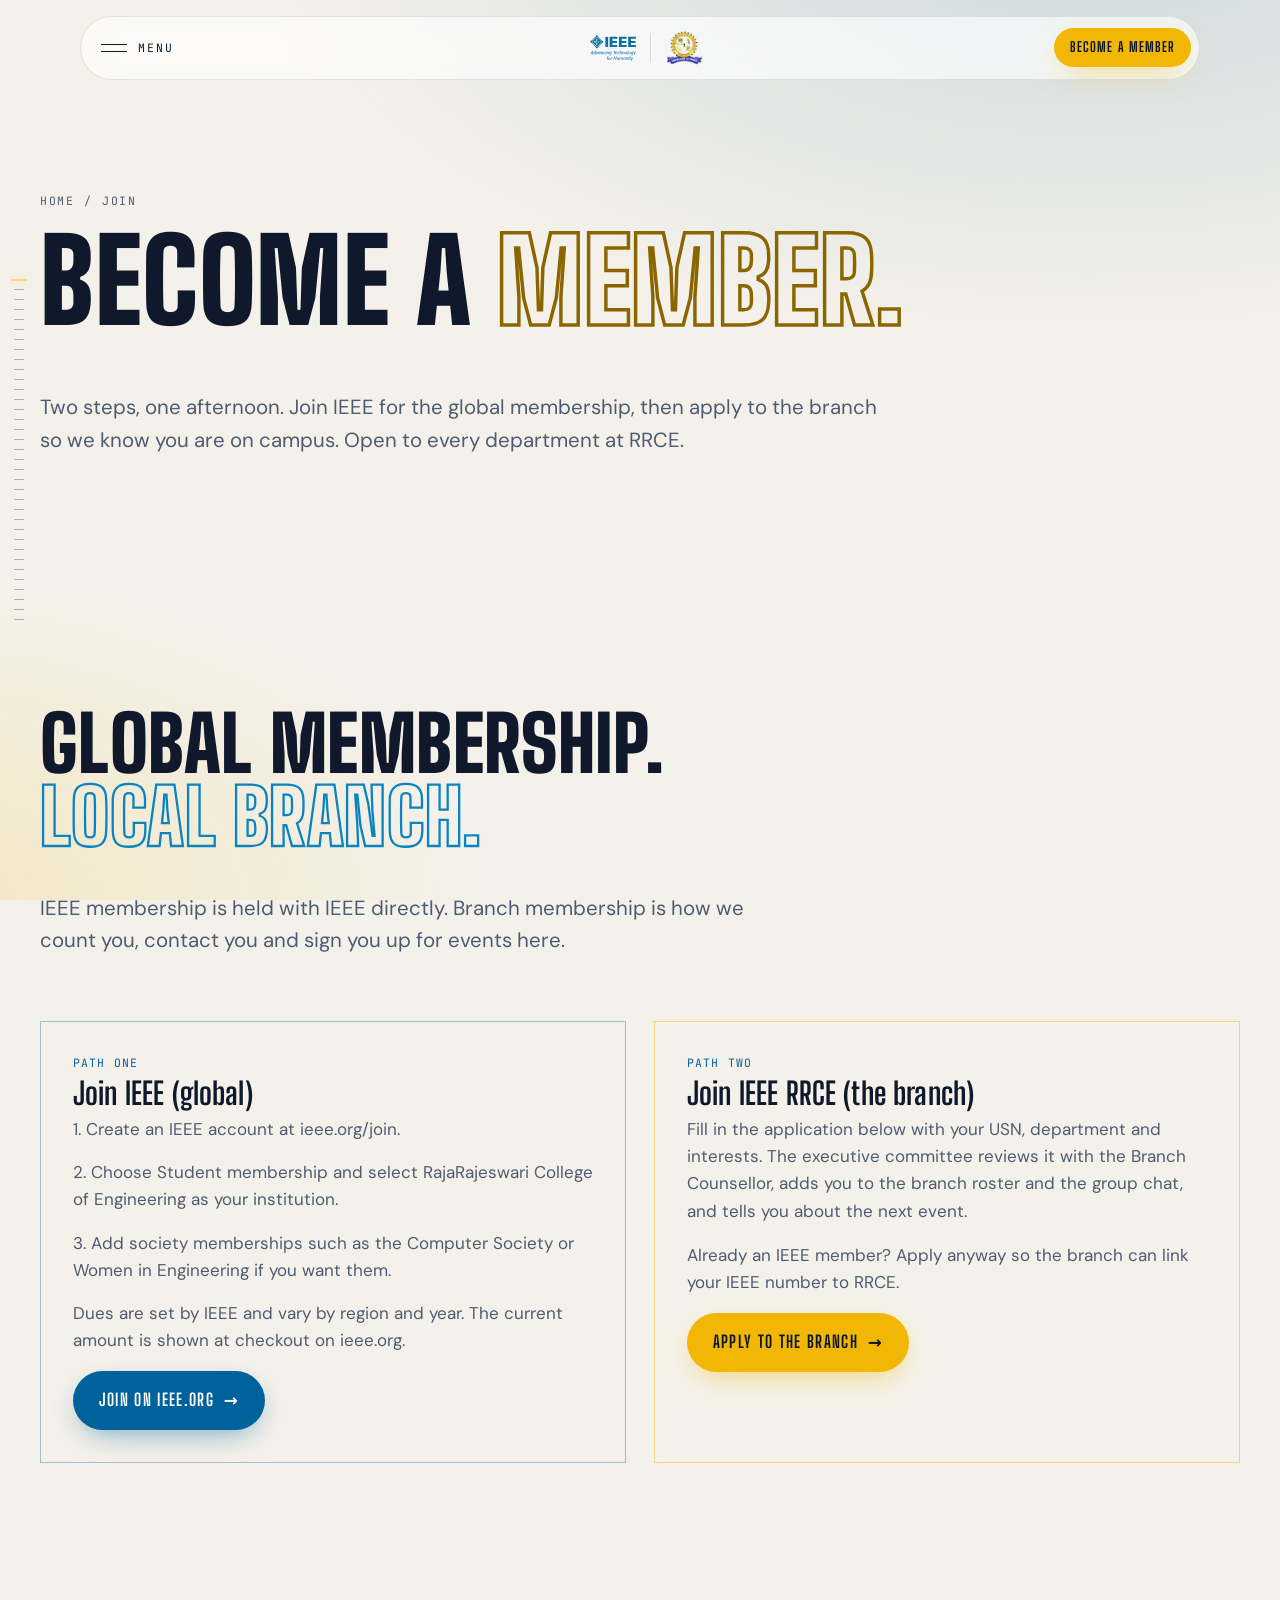
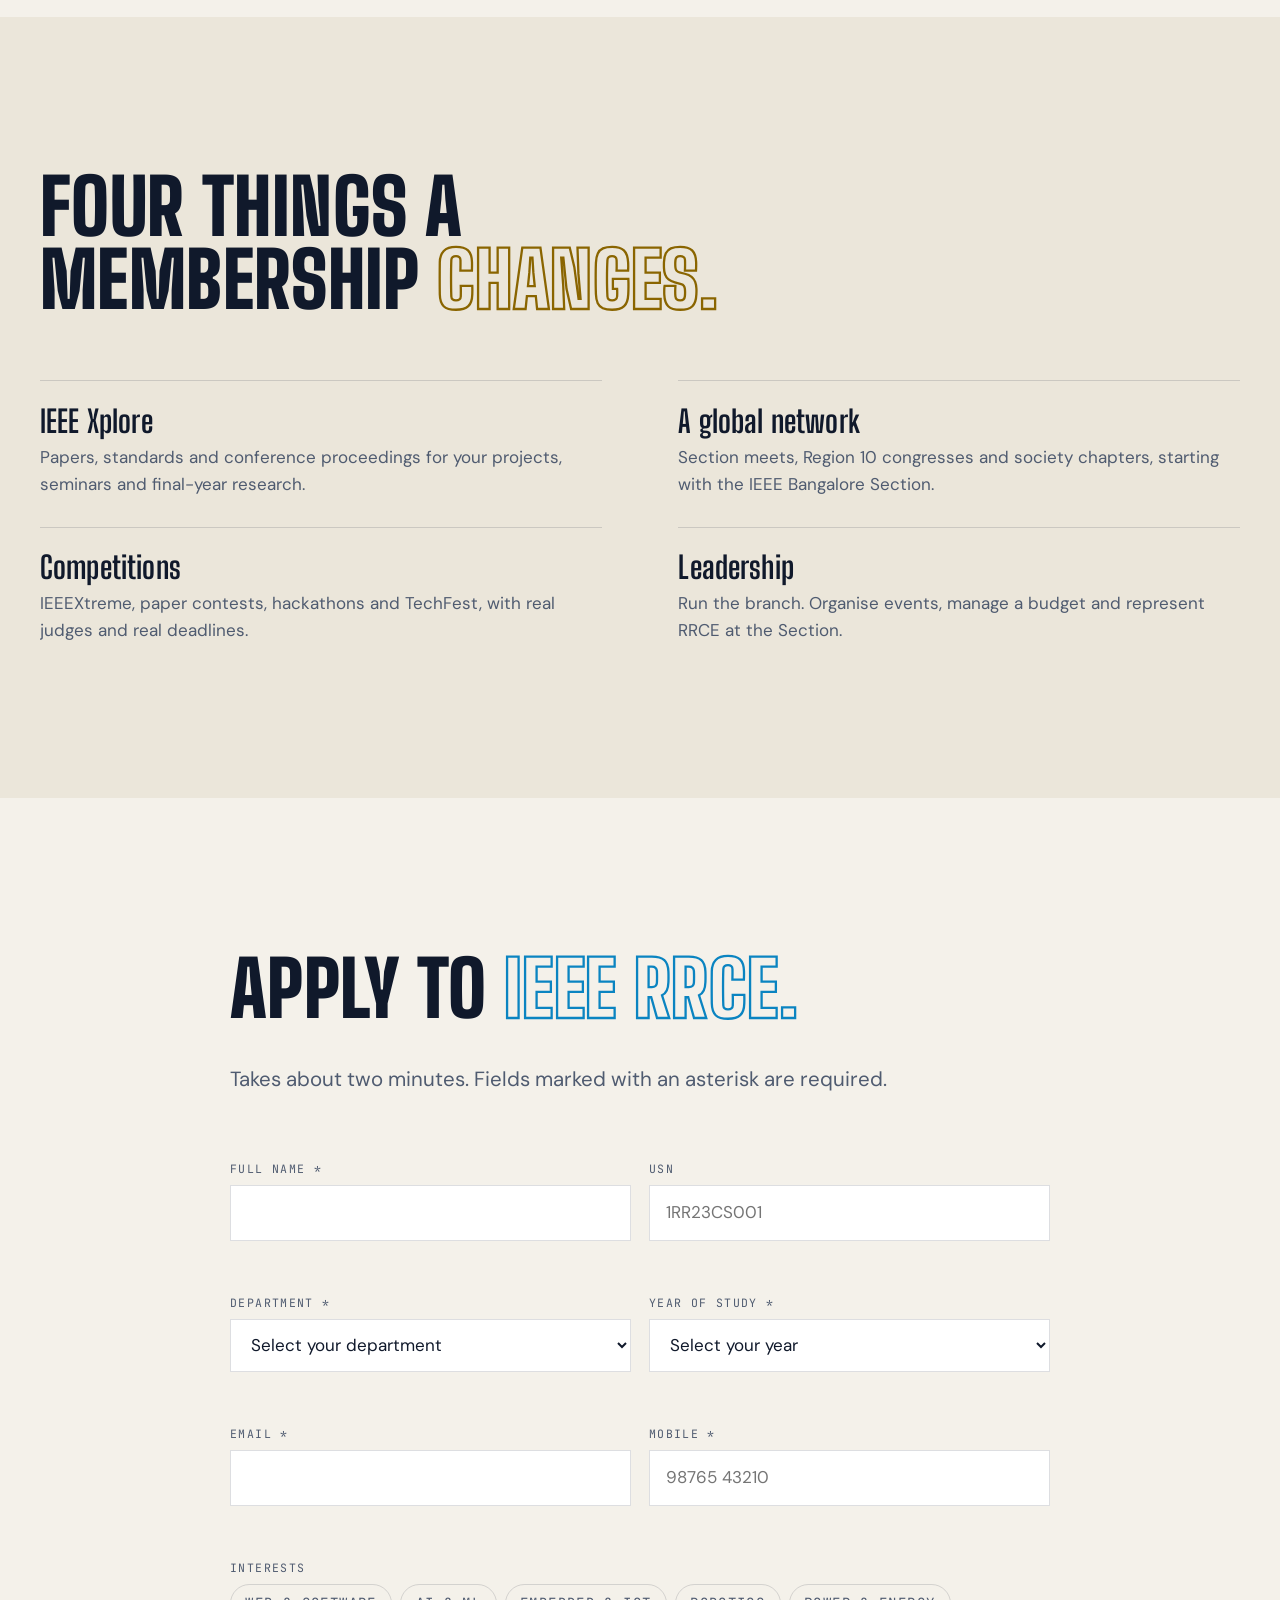
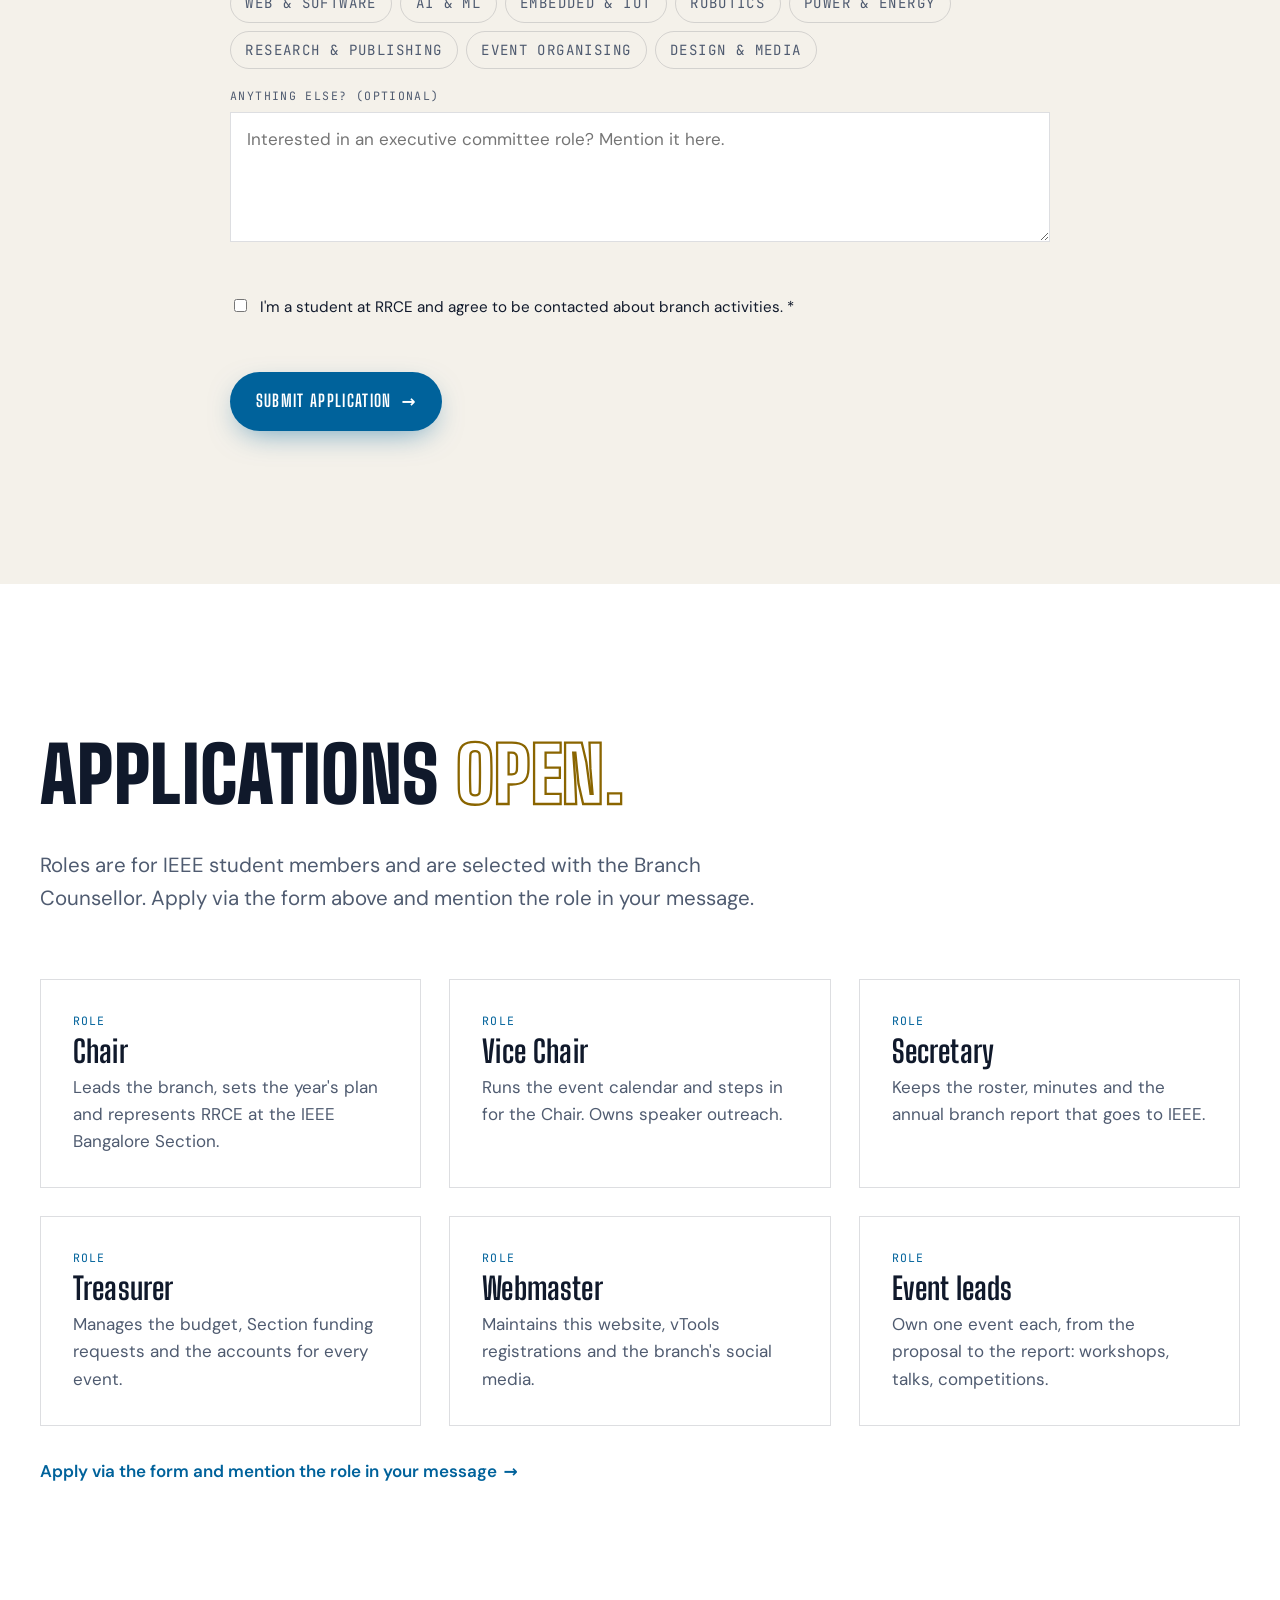
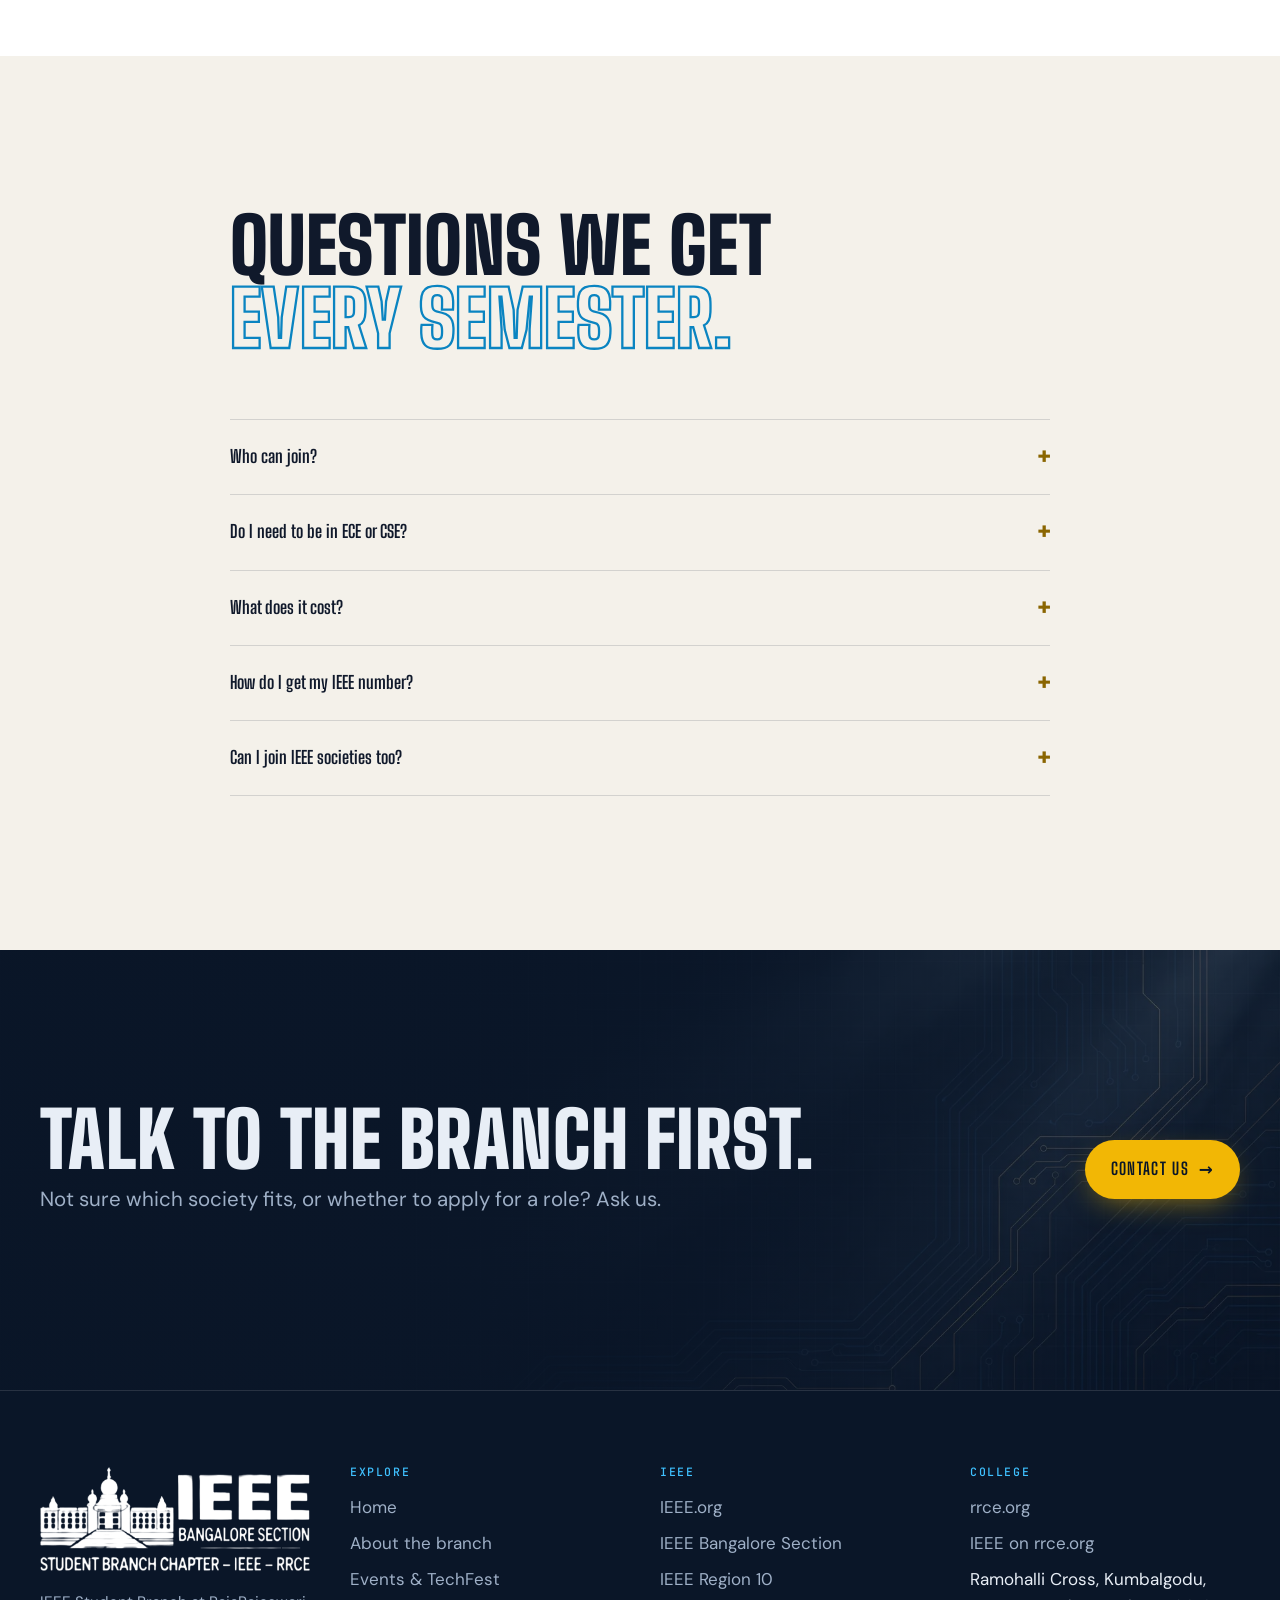
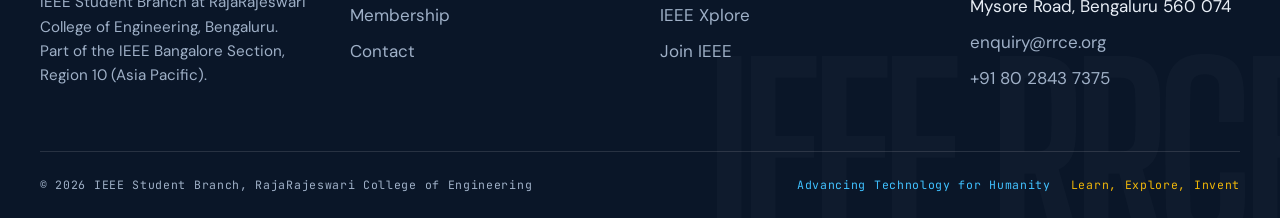
<file: pages/join.html>
<!DOCTYPE html>
<html lang="en">
<head>
  <meta charset="UTF-8">
  <meta name="viewport" content="width=device-width, initial-scale=1.0">
  <title>Join | IEEE RRCE</title>
  <meta name="description" content="Become a member of the IEEE Student Branch at RajaRajeswari College of Engineering, Bengaluru. Two paths: join IEEE globally and apply to the branch on campus.">
  <meta name="theme-color" content="#0a1628">
  <link rel="icon" type="image/svg+xml" href="../assets/brand/ieee-logo.svg">
  <link rel="stylesheet" href="../assets/css/fonts.css">
  <link rel="stylesheet" href="../assets/css/styles.css">
</head>
<body>
  <a class="skip-link" href="#main">Skip to content</a>

  <!-- ===== Header: co-branded lockup (IEEE | RRCE) ===== -->
  <header class="header">
    <div class="header__bar">
      <button class="nav-toggle" aria-expanded="false" aria-controls="nav" aria-label="Toggle menu">
        <span class="nav-toggle__lines" aria-hidden="true"><i></i><i></i></span>
        <span class="nav-toggle__label">Menu</span>
      </button>
      <a class="lockup" href="../index.html" aria-label="IEEE RRCE, home">
        <img class="lockup__ieee" src="../assets/brand/ieee-logo.svg" alt="IEEE" width="46" height="26">
        <span class="lockup__divider" aria-hidden="true"></span>
        <img class="lockup__rrce" src="../assets/brand/rrce-emblem.png" alt="RajaRajeswari College of Engineering" width="36" height="36">
      </a>
      <a class="btn btn--gold btn--sm header__cta" href="join.html">Become a member</a>
    </div>
    <nav class="nav" id="nav" aria-label="Primary">
      <div class="container nav__inner">
        <div class="nav__links">
          <a class="nav__link" href="../index.html">Home</a>
          <a class="nav__link" href="about.html">About</a>
          <a class="nav__link" href="events.html">Events</a>
          <a class="nav__link" href="join.html">Join</a>
          <a class="nav__link" href="contact.html">Contact</a>
        </div>
        <div class="nav__aside">
          <img class="nav__mark" src="../assets/brand/ieee-rrce-lockup.webp" alt="IEEE Bangalore Section, Student Branch Chapter IEEE RRCE" width="1722" height="663">
          <p class="nav__aside-title">IEEE Student Branch</p>
          <p>RajaRajeswari College of Engineering<br>Kumbalgodu, Mysore Road, Bengaluru 560 074</p>
          <p><a href="mailto:enquiry@rrce.org">enquiry@rrce.org</a></p>
          <p><a href="https://www.instagram.com/ieeerrce" target="_blank" rel="noopener">Instagram: @ieeerrce</a></p>
        </div>
      </div>
    </nav>
  </header>

  <div class="rail" aria-hidden="true"><span class="rail__marker"></span></div>

  <main id="main">
    <!-- ===== Page hero ===== -->
    <section class="page-hero" aria-labelledby="page-title">
      <div class="container">
        <nav class="breadcrumb" aria-label="Breadcrumb"><a href="../index.html">Home</a><span aria-hidden="true">/</span><span>Join</span></nav>
        <h1 id="page-title" data-split>Become a <span class="serif accent-gold">member.</span></h1>
        <p class="lead" data-reveal>Two steps, one afternoon. Join IEEE for the global membership, then apply to the branch so we know you are on campus. Open to every department at RRCE.</p>
      </div>
    </section>

    <!-- ===== Two paths ===== -->
    <section class="section is-light" aria-labelledby="paths-title">
      <div class="container">
        <div class="section-head" data-reveal>
          <h2 data-split id="paths-title">Global membership. <span class="serif accent-ieee">Local branch.</span></h2>
          <p class="lead" data-split>IEEE membership is held with IEEE directly. Branch membership is how we count you, contact you and sign you up for events here.</p>
        </div>
        <div class="grid grid--2" data-reveal-stagger>
          <article class="card card--ieee" data-tilt>
            <div class="card__icon" aria-hidden="true"><svg width="22" height="22" viewBox="0 0 24 24" fill="none" stroke="currentColor" stroke-width="2"><circle cx="12" cy="12" r="10"/><path d="M2 12h20M12 2a15.3 15.3 0 0 1 4 10 15.3 15.3 0 0 1-4 10 15.3 15.3 0 0 1-4-10 15.3 15.3 0 0 1 4-10z"/></svg></div>
            <p class="person__role">Path one</p>
            <h3>Join IEEE (global)</h3>
            <ol class="stack list-decimal muted">
              <li>Create an IEEE account at ieee.org/join.</li>
              <li>Choose Student membership and select RajaRajeswari College of Engineering as your institution.</li>
              <li>Add society memberships such as the Computer Society or Women in Engineering if you want them.</li>
            </ol>
            <p class="muted mt-1">Dues are set by IEEE and vary by region and year. The current amount is shown at checkout on ieee.org.</p>
            <a class="btn btn--primary" href="https://www.ieee.org/membership/join/" target="_blank" rel="noopener">Join on ieee.org <span class="arrow">→</span></a>
          </article>
          <article class="card card--gold" data-tilt>
            <div class="card__icon card__icon--gold" aria-hidden="true"><svg width="22" height="22" viewBox="0 0 24 24" fill="none" stroke="currentColor" stroke-width="2"><path d="M17 21v-2a4 4 0 0 0-4-4H5a4 4 0 0 0-4 4v2"/><circle cx="9" cy="7" r="4"/><path d="M23 21v-2a4 4 0 0 0-3-3.87M16 3.13a4 4 0 0 1 0 7.75"/></svg></div>
            <p class="person__role">Path two</p>
            <h3>Join IEEE RRCE (the branch)</h3>
            <p class="muted">Fill in the application below with your USN, department and interests. The executive committee reviews it with the Branch Counsellor, adds you to the branch roster and the group chat, and tells you about the next event.</p>
            <p class="muted">Already an IEEE member? Apply anyway so the branch can link your IEEE number to RRCE.</p>
            <a class="btn btn--gold" href="#apply">Apply to the branch <span class="arrow">→</span></a>
          </article>
        </div>
      </div>
    </section>

    <!-- ===== What you get ===== -->
    <section class="section is-light is-paper-2" aria-labelledby="benefits-title">
      <div class="container">
        <div class="section-head" data-reveal>
          <h2 data-split id="benefits-title">Four things a membership <span class="serif accent-gold">changes.</span></h2>
        </div>
        <div class="grid grid--4" data-reveal-stagger>
          <article class="card" data-tilt>
            <div class="card__icon" aria-hidden="true"><svg width="22" height="22" viewBox="0 0 24 24" fill="none" stroke="currentColor" stroke-width="2"><path d="M4 19.5A2.5 2.5 0 0 1 6.5 17H20"/><path d="M6.5 2H20v20H6.5A2.5 2.5 0 0 1 4 19.5v-15A2.5 2.5 0 0 1 6.5 2z"/></svg></div>
            <h3>IEEE Xplore</h3>
            <p class="muted">Papers, standards and conference proceedings for your projects, seminars and final-year research.</p>
          </article>
          <article class="card" data-tilt>
            <div class="card__icon card__icon--gold" aria-hidden="true"><svg width="22" height="22" viewBox="0 0 24 24" fill="none" stroke="currentColor" stroke-width="2"><circle cx="12" cy="12" r="10"/><path d="M2 12h20M12 2a15.3 15.3 0 0 1 4 10 15.3 15.3 0 0 1-4 10 15.3 15.3 0 0 1-4-10 15.3 15.3 0 0 1 4-10z"/></svg></div>
            <h3>A global network</h3>
            <p class="muted">Section meets, Region 10 congresses and society chapters, starting with the IEEE Bangalore Section.</p>
          </article>
          <article class="card" data-tilt>
            <div class="card__icon" aria-hidden="true"><svg width="22" height="22" viewBox="0 0 24 24" fill="none" stroke="currentColor" stroke-width="2"><path d="M8 21h8M12 17v4M7 4h10v5a5 5 0 0 1-10 0V4z"/><path d="M17 6h3a2 2 0 0 1-2 4h-1M7 6H4a2 2 0 0 0 2 4h1"/></svg></div>
            <h3>Competitions</h3>
            <p class="muted">IEEEXtreme, paper contests, hackathons and TechFest, with real judges and real deadlines.</p>
          </article>
          <article class="card" data-tilt>
            <div class="card__icon card__icon--gold" aria-hidden="true"><svg width="22" height="22" viewBox="0 0 24 24" fill="none" stroke="currentColor" stroke-width="2"><path d="M17 21v-2a4 4 0 0 0-4-4H5a4 4 0 0 0-4 4v2"/><circle cx="9" cy="7" r="4"/><path d="M23 21v-2a4 4 0 0 0-3-3.87M16 3.13a4 4 0 0 1 0 7.75"/></svg></div>
            <h3>Leadership</h3>
            <p class="muted">Run the branch. Organise events, manage a budget and represent RRCE at the Section.</p>
          </article>
        </div>
      </div>
    </section>

    <!-- ===== Application form ===== -->
    <section class="section is-light" id="apply" aria-labelledby="apply-title">
      <div class="container container--narrow">
        <div class="section-head" data-reveal>
          <h2 data-split id="apply-title">Apply to <span class="serif accent-ieee">IEEE RRCE.</span></h2>
          <p class="lead">Takes about two minutes. Fields marked with an asterisk are required.</p>
        </div>
        <div data-reveal>
          <form class="form" data-validate data-ref-prefix="IEEE-RRCE" aria-labelledby="apply-title">
            <div class="form__row">
              <div class="field">
                <label for="name">Full name *</label>
                <input id="name" name="name" type="text" autocomplete="name" required data-rule="name">
                <p class="field__error" aria-live="polite"></p>
              </div>
              <div class="field">
                <label for="usn">USN</label>
                <input id="usn" name="usn" type="text" placeholder="1RR23CS001" autocomplete="off" data-rule="usn">
                <p class="field__error" aria-live="polite"></p>
              </div>
            </div>
            <div class="form__row">
              <div class="field">
                <label for="department">Department *</label>
                <select id="department" name="department" required>
                  <option value="">Select your department</option>
                  <option>Computer Science &amp; Engineering</option>
                  <option>CSE (AI &amp; ML)</option>
                  <option>Computer Science &amp; Design</option>
                  <option>CSE (IoT, Cyber Security incl. Blockchain)</option>
                  <option>Information Science &amp; Engineering</option>
                  <option>Electronics &amp; Communication</option>
                  <option>Electrical &amp; Electronics</option>
                  <option>Robotics &amp; Automation</option>
                  <option>Civil Engineering</option>
                  <option>MBA</option>
                  <option>MCA</option>
                  <option>M.Tech CSE</option>
                  <option>M.Tech CSE (AI &amp; ML)</option>
                  <option>BBA</option>
                  <option>BCA</option>
                  <option>B.Sc (Hons)</option>
                  <option>Other</option>
                </select>
                <p class="field__error" aria-live="polite"></p>
              </div>
              <div class="field">
                <label for="year">Year of study *</label>
                <select id="year" name="year" required>
                  <option value="">Select your year</option>
                  <option>1st year</option>
                  <option>2nd year</option>
                  <option>3rd year</option>
                  <option>4th year</option>
                  <option>Postgraduate</option>
                </select>
                <p class="field__error" aria-live="polite"></p>
              </div>
            </div>
            <div class="form__row">
              <div class="field">
                <label for="email">Email *</label>
                <input id="email" name="email" type="email" autocomplete="email" required data-rule="email">
                <p class="field__error" aria-live="polite"></p>
              </div>
              <div class="field">
                <label for="phone">Mobile *</label>
                <input id="phone" name="phone" type="tel" inputmode="numeric" autocomplete="tel" placeholder="98765 43210" required data-rule="phone">
                <p class="field__error" aria-live="polite"></p>
              </div>
            </div>
            <fieldset class="field field--fieldset">
              <legend>Interests</legend>
              <div class="checks">
                <label class="chip"><input type="checkbox" name="interests" value="Web & software"><span>Web &amp; software</span></label>
                <label class="chip"><input type="checkbox" name="interests" value="AI & ML"><span>AI &amp; ML</span></label>
                <label class="chip"><input type="checkbox" name="interests" value="Embedded & IoT"><span>Embedded &amp; IoT</span></label>
                <label class="chip"><input type="checkbox" name="interests" value="Robotics"><span>Robotics</span></label>
                <label class="chip"><input type="checkbox" name="interests" value="Power & energy"><span>Power &amp; energy</span></label>
                <label class="chip"><input type="checkbox" name="interests" value="Research & publishing"><span>Research &amp; publishing</span></label>
                <label class="chip"><input type="checkbox" name="interests" value="Event organising"><span>Event organising</span></label>
                <label class="chip"><input type="checkbox" name="interests" value="Design & media"><span>Design &amp; media</span></label>
              </div>
            </fieldset>
            <div class="field">
              <label for="message">Anything else? (optional)</label>
              <textarea id="message" name="message" placeholder="Interested in an executive committee role? Mention it here."></textarea>
              <p class="field__error" aria-live="polite"></p>
            </div>
            <div class="field field--check">
              <label for="consent">
                <input id="consent" name="consent" type="checkbox" value="yes" required>
                <span>I'm a student at RRCE and agree to be contacted about branch activities. *</span>
              </label>
              <p class="field__error" aria-live="polite"></p>
            </div>
            <div>
              <button class="btn btn--primary" type="submit">Submit application <span class="arrow">→</span></button>
            </div>
          </form>
          <div class="form__success" role="status">
            <h3>Thanks, <span data-name>there</span>.</h3>
            <p>Your reference number:</p>
            <p class="ref" data-ref></p>
            <p class="muted">Keep this for your records. The committee will reach out on the email you provided.</p>
            <button class="btn btn--ghost btn--sm" type="button" data-reset>Submit another</button>
          </div>
        </div>
      </div>
    </section>

    <!-- ===== Executive committee ===== -->
    <section class="section is-dark" id="execom" aria-labelledby="execom-title">
      <div class="container">
        <div class="section-head" data-reveal>
          <h2 data-split id="execom-title">Applications <span class="serif accent-gold">open.</span></h2>
          <p class="lead">Roles are for IEEE student members and are selected with the Branch Counsellor. Apply via the form above and mention the role in your message.</p>
        </div>
        <div class="grid grid--3" data-reveal-stagger>
          <article class="card" data-tilt>
            <p class="person__role">Role</p>
            <h3>Chair</h3>
            <p class="muted">Leads the branch, sets the year's plan and represents RRCE at the IEEE Bangalore Section.</p>
          </article>
          <article class="card" data-tilt>
            <p class="person__role">Role</p>
            <h3>Vice Chair</h3>
            <p class="muted">Runs the event calendar and steps in for the Chair. Owns speaker outreach.</p>
          </article>
          <article class="card" data-tilt>
            <p class="person__role">Role</p>
            <h3>Secretary</h3>
            <p class="muted">Keeps the roster, minutes and the annual branch report that goes to IEEE.</p>
          </article>
          <article class="card" data-tilt>
            <p class="person__role">Role</p>
            <h3>Treasurer</h3>
            <p class="muted">Manages the budget, Section funding requests and the accounts for every event.</p>
          </article>
          <article class="card" data-tilt>
            <p class="person__role">Role</p>
            <h3>Webmaster</h3>
            <p class="muted">Maintains this website, vTools registrations and the branch's social media.</p>
          </article>
          <article class="card" data-tilt>
            <p class="person__role">Role</p>
            <h3>Event leads</h3>
            <p class="muted">Own one event each, from the proposal to the report: workshops, talks, competitions.</p>
          </article>
        </div>
        <p class="mt-2" data-reveal><a class="link-arrow" href="#apply">Apply via the form and mention the role in your message <span class="arrow">→</span></a></p>
      </div>
    </section>

    <!-- ===== FAQ ===== -->
    <section class="section is-light" aria-labelledby="faq-title">
      <div class="container container--narrow">
        <div class="section-head" data-reveal>
          <h2 data-split id="faq-title">Questions we get <span class="serif accent-ieee">every semester.</span></h2>
        </div>
        <div class="accordion" data-reveal>
          <details>
            <summary>Who can join?</summary>
            <div>Any student at RRCE, from any department and any year. Undergraduate and postgraduate students are both eligible for IEEE student membership.</div>
          </details>
          <details>
            <summary>Do I need to be in ECE or CSE?</summary>
            <div>No. IEEE covers computing, electronics, power, robotics, biomedical engineering, management and more. Civil, MBA, MCA and science students are welcome.</div>
          </details>
          <details>
            <summary>What does it cost?</summary>
            <div>Membership dues are set by IEEE and depend on your region and the time of year you join. The current amount is shown when you sign up at <a class="link-arrow" href="https://www.ieee.org/membership/join/" target="_blank" rel="noopener">ieee.org/membership/join</a>. Branch activities on campus are free for members unless an event says otherwise.</div>
          </details>
          <details>
            <summary>How do I get my IEEE number?</summary>
            <div>Your IEEE member number is issued when you complete the signup on ieee.org. It appears in your IEEE account and on your digital membership card. Share it with the branch through the form so we can link you to RRCE.</div>
          </details>
          <details>
            <summary>Can I join IEEE societies too?</summary>
            <div>Yes. Society memberships such as the Computer Society, Women in Engineering (WIE) and the Robotics and Automation Society can be added when you join or at any time from your IEEE account.</div>
          </details>
        </div>
      </div>
    </section>

    <!-- ===== CTA band ===== -->
    <section class="section cta-band" aria-labelledby="cta-title">
      <div class="container" data-reveal>
        <div>
          <h2 data-split id="cta-title">Talk to the branch first.</h2>
          <p class="lead">Not sure which society fits, or whether to apply for a role? Ask us.</p>
        </div>
        <a class="btn btn--gold" href="contact.html">Contact us <span class="arrow">→</span></a>
      </div>
    </section>
  </main>

  <!-- ===== Footer ===== -->
  <footer class="footer">
    <div class="container">
      <div class="footer__grid">
        <div class="footer__brand">
          <img class="footer__mark" src="../assets/brand/ieee-rrce-lockup.webp" alt="IEEE Bangalore Section, Student Branch Chapter IEEE RRCE" width="1722" height="663">
          <p>IEEE Student Branch at RajaRajeswari College of Engineering, Bengaluru. Part of the IEEE Bangalore Section, Region 10 (Asia Pacific).</p>
        </div>
        <div>
          <h4>Explore</h4>
          <ul class="footer__links">
            <li><a href="../index.html">Home</a></li>
            <li><a href="about.html">About the branch</a></li>
            <li><a href="events.html">Events &amp; TechFest</a></li>
            <li><a href="join.html">Membership</a></li>
            <li><a href="contact.html">Contact</a></li>
          </ul>
        </div>
        <div>
          <h4>IEEE</h4>
          <ul class="footer__links">
            <li><a href="https://www.ieee.org/" target="_blank" rel="noopener">IEEE.org</a></li>
            <li><a href="https://ieeebangalore.org/" target="_blank" rel="noopener">IEEE Bangalore Section</a></li>
            <li><a href="https://www.ieeer10.org/" target="_blank" rel="noopener">IEEE Region 10</a></li>
            <li><a href="https://ieeexplore.ieee.org/" target="_blank" rel="noopener">IEEE Xplore</a></li>
            <li><a href="https://www.ieee.org/membership/join/" target="_blank" rel="noopener">Join IEEE</a></li>
          </ul>
        </div>
        <div>
          <h4>College</h4>
          <ul class="footer__links">
            <li><a href="https://www.rrce.org/" target="_blank" rel="noopener">rrce.org</a></li>
            <li><a href="https://www.rrce.org/ieee/" target="_blank" rel="noopener">IEEE on rrce.org</a></li>
            <li>Ramohalli Cross, Kumbalgodu,<br>Mysore Road, Bengaluru 560 074</li>
            <li><a href="mailto:enquiry@rrce.org">enquiry@rrce.org</a></li>
            <li><a href="tel:+918028437375">+91 80 2843 7375</a></li>
          </ul>
        </div>
      </div>
      <div class="footer__bottom">
        <span>© <span data-year>2026</span> IEEE Student Branch, RajaRajeswari College of Engineering</span>
        <span class="footer__taglines"><span>Advancing Technology for Humanity</span><span>Learn, Explore, Invent</span></span>
      </div>
    </div>
    <div class="footer__watermark" aria-hidden="true">IEEE RRCE</div>
  </footer>

  <!-- Vendored libraries (local, no CDN) then our modules -->
  <script src="../assets/js/vendor/gsap.min.js"></script>
  <script src="../assets/js/vendor/ScrollTrigger.min.js"></script>
  <script src="../assets/js/vendor/lenis.min.js"></script>
  <script src="../assets/js/main.js"></script>
  <script src="../assets/js/forms.js"></script>
</body>
</html>
</file>
<file: assets/css/fonts.css>
/* ==========================================================================
   css/fonts.css - self-hosted @font-face rules (latin subset)
   - Loaded first on every page, before css/styles.css.
   - Files live in assets/fonts/, so the site renders identically offline.
   - Families: DM Sans (body), JetBrains Mono (labels), Big Shoulders Display (headlines).
   ========================================================================== */
@font-face {
  font-family: 'DM Sans';
  font-style: normal;
  font-weight: 400;
  font-display: swap;
  src: url(../fonts/DMSans-400-normal.woff2) format('woff2');
  unicode-range: U+0000-00FF, U+0131, U+0152-0153, U+02BB-02BC, U+02C6, U+02DA, U+02DC, U+0304, U+0308, U+0329, U+2000-206F, U+20AC, U+2122, U+2191, U+2193, U+2212, U+2215, U+FEFF, U+FFFD;
}
@font-face {
  font-family: 'DM Sans';
  font-style: normal;
  font-weight: 500;
  font-display: swap;
  src: url(../fonts/DMSans-500-normal.woff2) format('woff2');
  unicode-range: U+0000-00FF, U+0131, U+0152-0153, U+02BB-02BC, U+02C6, U+02DA, U+02DC, U+0304, U+0308, U+0329, U+2000-206F, U+20AC, U+2122, U+2191, U+2193, U+2212, U+2215, U+FEFF, U+FFFD;
}
@font-face {
  font-family: 'DM Sans';
  font-style: normal;
  font-weight: 600;
  font-display: swap;
  src: url(../fonts/DMSans-600-normal.woff2) format('woff2');
  unicode-range: U+0000-00FF, U+0131, U+0152-0153, U+02BB-02BC, U+02C6, U+02DA, U+02DC, U+0304, U+0308, U+0329, U+2000-206F, U+20AC, U+2122, U+2191, U+2193, U+2212, U+2215, U+FEFF, U+FFFD;
}
@font-face {
  font-family: 'JetBrains Mono';
  font-style: normal;
  font-weight: 400;
  font-display: swap;
  src: url(../fonts/JetBrainsMono-400-normal.woff2) format('woff2');
  unicode-range: U+0000-00FF, U+0131, U+0152-0153, U+02BB-02BC, U+02C6, U+02DA, U+02DC, U+0304, U+0308, U+0329, U+2000-206F, U+20AC, U+2122, U+2191, U+2193, U+2212, U+2215, U+FEFF, U+FFFD;
}
@font-face {
  font-family: 'JetBrains Mono';
  font-style: normal;
  font-weight: 500;
  font-display: swap;
  src: url(../fonts/JetBrainsMono-500-normal.woff2) format('woff2');
  unicode-range: U+0000-00FF, U+0131, U+0152-0153, U+02BB-02BC, U+02C6, U+02DA, U+02DC, U+0304, U+0308, U+0329, U+2000-206F, U+20AC, U+2122, U+2191, U+2193, U+2212, U+2215, U+FEFF, U+FFFD;
}
@font-face {
  font-family: 'Big Shoulders Display';
  font-style: normal;
  font-weight: 500;
  font-display: swap;
  src: url(../fonts/BigShouldersDisplay-500-normal.woff2) format('woff2');
  unicode-range: U+0000-00FF, U+0131, U+0152-0153, U+02BB-02BC, U+02C6, U+02DA, U+02DC, U+0304, U+0308, U+0329, U+2000-206F, U+20AC, U+2122, U+2191, U+2193, U+2212, U+2215, U+FEFF, U+FFFD;
}
@font-face {
  font-family: 'Big Shoulders Display';
  font-style: normal;
  font-weight: 700;
  font-display: swap;
  src: url(../fonts/BigShouldersDisplay-700-normal.woff2) format('woff2');
  unicode-range: U+0000-00FF, U+0131, U+0152-0153, U+02BB-02BC, U+02C6, U+02DA, U+02DC, U+0304, U+0308, U+0329, U+2000-206F, U+20AC, U+2122, U+2191, U+2193, U+2212, U+2215, U+FEFF, U+FFFD;
}
@font-face {
  font-family: 'Big Shoulders Display';
  font-style: normal;
  font-weight: 900;
  font-display: swap;
  src: url(../fonts/BigShouldersDisplay-900-normal.woff2) format('woff2');
  unicode-range: U+0000-00FF, U+0131, U+0152-0153, U+02BB-02BC, U+02C6, U+02DA, U+02DC, U+0304, U+0308, U+0329, U+2000-206F, U+20AC, U+2122, U+2191, U+2193, U+2212, U+2215, U+FEFF, U+FFFD;
}
</file>
<file: assets/css/styles.css>
/* ==========================================================================
   IEEE RRCE — Student Branch Website
   Stylesheet structure
   1. Design tokens        5. Header & navigation     9.  Forms
   2. Reset & base         6. Footer                  10. Page sections (hero, strips, timeline…)
   3. Typography           7. Buttons & badges        11. Motion & reveal states
   4. Layout utilities     8. Cards & grids           12. Responsive & accessibility
   ========================================================================== */

/* 1. DESIGN TOKENS ------------------------------------------------------- */
:root {
  /* Shared ground: navy (RRCE header + TechFest poster) */
  --navy: #0a1628;
  --navy-2: #0f2140;
  --navy-3: #16305c;
  --ink: #101828;

  /* IEEE voice */
  --ieee: #00629b;
  --ieee-2: #0a84c1;
  --cyan: #3fc1ff;

  /* RRCE voice */
  --gold: #f2b705;
  --gold-2: #ffd24a;
  --maroon: #8b1e2d;

  /* Paper: the page ground. Navy is kept for the menu, footer and CTA band only. */
  --paper: #f4f1ea;
  --paper-2: #ebe6da;
  --white: #ffffff;
  --gold-ink: #8a6500; /* gold that reads on paper */

  /* Text */
  --text-on-dark: #e8eef6;
  --muted-on-dark: #9fb0c7;
  --text-on-light: #10192b;
  --muted-on-light: #4f5b70;

  /* Lines & surfaces */
  --line-dark: rgba(255, 255, 255, 0.12);
  --line-light: rgba(16, 25, 43, 0.14);
  --glass: rgba(255, 255, 255, 0.65);

  /* Type: condensed poster display + neutral body + mono for data */
  --font-display: "Big Shoulders Display", "Arial Narrow", "Segoe UI", system-ui, sans-serif;
  --font-body: "DM Sans", "Segoe UI", system-ui, sans-serif;
  --font-mono: "JetBrains Mono", "Cascadia Code", Consolas, monospace;

  /* Scale: one shape system, all sharp */
  --radius: 0;
  --radius-sm: 0;
  --container: 1240px;
  --gutter: clamp(1rem, 4vw, 2.5rem);
  --section-y: clamp(5rem, 12vw, 10rem);
  --header-h: 80px;

  --ease-out: cubic-bezier(0.22, 1, 0.36, 1);
  --ease-in-out: cubic-bezier(0.65, 0, 0.35, 1);
  --dur: 0.7s;

  color-scheme: light;
}

/* 2. RESET & BASE -------------------------------------------------------- */
*, *::before, *::after { box-sizing: border-box; }
html { scroll-behavior: smooth; -webkit-text-size-adjust: 100%; }
/* Colour field: one navy ground with soft blue and gold light, fixed behind every section */
body::before {
  content: ""; position: fixed; inset: 0; z-index: -1; pointer-events: none;
  background:
    radial-gradient(110% 80% at 85% -10%, rgba(0, 98, 155, 0.16), transparent 60%),
    radial-gradient(80% 60% at -10% 100%, rgba(242, 183, 5, 0.18), transparent 60%);
}
body {
  margin: 0;
  font-family: var(--font-body);
  font-size: 1.0625rem;
  line-height: 1.6;
  color: var(--text-on-light);
  background: var(--paper);
  overflow-x: hidden;
}
img, svg, video, canvas { display: block; max-width: 100%; height: auto; }
a { color: inherit; text-decoration: none; }
button { font: inherit; color: inherit; background: none; border: 0; cursor: pointer; }
ul, ol { margin: 0; padding: 0; list-style: none; }
p { margin: 0 0 1em; }
:focus-visible { outline: 3px solid var(--gold); outline-offset: 3px; border-radius: 4px; }
::selection { background: var(--gold); color: var(--navy); }

/* Skip link */
.skip-link {
  position: absolute; left: 1rem; top: -100px; z-index: 1000;
  padding: 0.6rem 1rem; background: var(--gold); color: var(--navy);
  font-weight: 600; border-radius: var(--radius-sm);
}
.skip-link:focus { top: 1rem; }

/* 3. TYPOGRAPHY ---------------------------------------------------------- */
h1, h2, h3, h4 {
  font-family: var(--font-display);
  font-weight: 900;
  line-height: 0.95;
  letter-spacing: 0.005em;
  margin: 0 0 0.5em;
  text-wrap: balance;
}
h1, h2 { text-transform: uppercase; }
h1 { font-size: clamp(3rem, 8.5vw, 8.5rem); line-height: 0.9; }
h2 { font-size: clamp(2.6rem, 6vw, 5.6rem); }
h3 { font-size: clamp(1.5rem, 2.4vw, 2rem); font-weight: 700; }
h4 { font-size: 1.25rem; font-weight: 700; }

.lead { font-size: clamp(1.1rem, 1.6vw, 1.3rem); color: var(--muted-on-light); max-width: 60ch; }
.is-dark .lead { color: var(--muted-on-dark); }

/* Emphasis inside a headline stays in the same family: outlined type */
.serif { -webkit-text-fill-color: transparent; -webkit-text-stroke: 0.03em currentColor; }
.accent-gold { color: var(--gold-ink); }
.accent-ieee { color: var(--ieee-2); }

.mono { font-family: var(--font-mono); font-size: 0.8rem; letter-spacing: 0.06em; }
.muted { color: var(--muted-on-light); }
.is-dark .muted { color: var(--muted-on-dark); }

/* 4. LAYOUT UTILITIES ---------------------------------------------------- */
.container { width: min(100% - 2 * var(--gutter), var(--container)); margin-inline: auto; }
.container--narrow { max-width: 820px; }

.section { padding-block: var(--section-y); position: relative; }
/* Feature sections sit on white; their dark-token rules resolve to light values here */
.section.is-dark { background: var(--white); color: var(--text-on-light); --text-on-dark: var(--text-on-light); --muted-on-dark: var(--muted-on-light); --line-dark: var(--line-light); --cyan: var(--ieee); --gold-2: var(--gold-ink); }
.section.is-light { background: transparent; color: var(--text-on-light); }
.section.is-paper-2 { background: var(--paper-2); }

.section-head { max-width: 760px; margin-bottom: clamp(2rem, 5vw, 4rem); }
.section-head.center { margin-inline: auto; text-align: center; }

.grid { display: grid; gap: clamp(1rem, 2.5vw, 1.75rem); }
.grid--2 { grid-template-columns: repeat(auto-fit, minmax(min(100%, 320px), 1fr)); }
.grid--3 { grid-template-columns: repeat(auto-fit, minmax(min(100%, 280px), 1fr)); }
.grid--4 { grid-template-columns: repeat(auto-fit, minmax(min(100%, 400px), 1fr)); column-gap: clamp(2rem, 6vw, 5rem); }
.split { display: grid; gap: clamp(2rem, 5vw, 5rem); align-items: center; }
@media (min-width: 900px) { .split { grid-template-columns: 1fr 1fr; } }

.flex { display: flex; gap: 1rem; flex-wrap: wrap; align-items: center; }
.stack > * + * { margin-top: 1rem; }
.center { text-align: center; }
.section-head.center .lead { margin-inline: auto; }
.split--top { align-items: start; }
.mt-1 { margin-top: 1rem; }
.mt-2 { margin-top: 2rem; }
.list-decimal { list-style: decimal inside; }

/* 5. HEADER & NAVIGATION ------------------------------------------------- */
/* Floating pill bar: menu left, lockup centre, CTA right. The menu is full-screen on every size. */
.header { position: fixed; top: 1rem; left: 1rem; right: 1rem; z-index: 100; max-width: 1120px; margin-inline: auto; height: 64px; color: var(--text-on-light); }
.header__bar {
  position: relative; z-index: 2; height: 100%;
  display: grid; grid-template-columns: 1fr auto 1fr; align-items: center;
  padding: 0 0.45rem 0 1.25rem; border-radius: 999px;
  background: var(--glass); border: 1px solid rgba(16, 25, 43, 0.1);
  backdrop-filter: blur(18px); -webkit-backdrop-filter: blur(18px);
  transition: background 0.4s;
}
.header.is-scrolled .header__bar { background: rgba(255, 255, 255, 0.88); }
.header__cta { justify-self: end; }
.header .lockup { justify-self: center; }

/* Co-branded lockup */
.lockup { display: inline-flex; align-items: center; gap: 0.9rem; }
.lockup__ieee { height: 26px; width: auto; }
.lockup__rrce { height: 34px; width: auto; }
.lockup__divider { width: 1px; height: 30px; background: var(--line-light); }
.nav .lockup__divider, .footer .lockup__divider { background: var(--line-dark); }
/* IEEE master brand is supplied in blue; render it white on dark surfaces */
.nav .lockup__ieee, .footer .lockup__ieee { filter: brightness(0) invert(1); }

.nav-toggle { display: inline-flex; align-items: center; gap: 0.7rem; justify-self: start; padding: 0.5rem 0; font-family: var(--font-mono); font-size: 0.72rem; letter-spacing: 0.16em; text-transform: uppercase; color: var(--text-on-light); position: relative; z-index: 3; }
.nav-toggle__lines { display: inline-flex; flex-direction: column; gap: 6px; width: 26px; }
.nav-toggle__lines i { display: block; height: 1px; background: currentColor; transition: transform 0.4s var(--ease-out); }
.nav-toggle[aria-expanded="true"] .nav-toggle__lines i:first-child { transform: translateY(3.5px) rotate(45deg); }
.nav-toggle[aria-expanded="true"] .nav-toggle__lines i:last-child { transform: translateY(-3.5px) rotate(-45deg); }

/* Full-screen menu: giant links left, branch details right */
.nav {
  position: fixed; inset: 0; z-index: 1; display: flex; align-items: center;
  background: var(--navy); color-scheme: dark;
  opacity: 0; visibility: hidden;
  transition: opacity 0.5s var(--ease-out), visibility 0.5s;
}
.nav.is-open { opacity: 1; visibility: visible; }
.nav__inner { display: grid; grid-template-columns: 1.4fr 1fr; gap: 3rem; align-items: end; padding-top: 5rem; }
.nav__links { display: flex; flex-direction: column; align-items: flex-start; }
.nav__link { font-family: var(--font-display); font-weight: 900; font-size: clamp(2.8rem, 8.5vw, 7.5rem); line-height: 0.95; text-transform: uppercase; color: var(--text-on-dark); opacity: 0; transform: translateY(0.4em); }
.nav.is-open .nav__link { opacity: 1; transform: none; transition: opacity 0.6s var(--ease-out), transform 0.7s var(--ease-out), color 0.3s; }
.nav.is-open .nav__link:nth-child(2) { transition-delay: 0.05s; }
.nav.is-open .nav__link:nth-child(3) { transition-delay: 0.1s; }
.nav.is-open .nav__link:nth-child(4) { transition-delay: 0.15s; }
.nav.is-open .nav__link:nth-child(5) { transition-delay: 0.2s; }
.nav__link:hover, .nav__link[aria-current="page"] { color: var(--gold-2); }
.nav__aside { font-size: 0.95rem; color: var(--muted-on-dark); border-left: 1px solid var(--line-dark); padding-left: 1.6rem; }
.nav__aside p { margin: 0 0 0.9rem; }
.nav__aside a:hover { color: var(--gold-2); }
.nav__aside-title { font-family: var(--font-mono); font-size: 0.72rem; letter-spacing: 0.16em; text-transform: uppercase; color: var(--gold); }
.nav__mark { width: min(100%, 260px); margin-bottom: 1.4rem; }

@media (max-width: 900px) {
  .header { height: 58px; }
  .header .header__cta { display: none; }
  .header__bar { grid-template-columns: auto 1fr; padding-left: 1rem; }
  .header .lockup { justify-self: end; }
  .lockup__rrce { height: 28px; }
  .lockup__ieee { height: 20px; }
  .nav { align-items: flex-start; overflow-y: auto; }
  .nav__inner { grid-template-columns: 1fr; align-items: start; gap: 2rem; padding: 5.5rem 0 2rem; }
  .nav__link { font-size: clamp(2.6rem, 12vw, 4.5rem); }
  .nav__aside { border: 0; padding: 0; }
}

/* Scroll progress rail */
.rail {
  position: fixed; left: 14px; top: 50%; transform: translateY(-50%); z-index: 90;
  width: 10px; height: 38vh; pointer-events: none;
  background: repeating-linear-gradient(to bottom, var(--muted-on-light) 0 1px, transparent 1px 10px);
  opacity: 0.45;
}
.rail__marker { position: absolute; left: -3px; width: 16px; height: 2px; background: var(--gold); top: calc(var(--progress, 0) * 100%); box-shadow: 0 0 12px var(--gold); }
@media (max-width: 900px) { .rail { display: none; } }

/* 6. FOOTER -------------------------------------------------------------- */
.footer { background: var(--navy); color: var(--text-on-dark); color-scheme: dark; padding: clamp(3rem, 6vw, 5rem) 0 1.5rem; border-top: 1px solid var(--line-dark); position: relative; overflow: hidden; }
.footer__grid { display: grid; gap: 2.5rem; grid-template-columns: repeat(auto-fit, minmax(min(100%, 220px), 1fr)); margin-bottom: 3rem; }
.footer__mark { width: min(100%, 300px); margin-bottom: 1.2rem; }
.footer__brand p { color: var(--muted-on-dark); max-width: 36ch; font-size: 0.95rem; }
.footer h4 { font-family: var(--font-mono); font-size: 0.72rem; letter-spacing: 0.14em; text-transform: uppercase; color: var(--cyan); margin-bottom: 1rem; font-weight: 500; }
.footer__links li + li { margin-top: 0.55rem; }
.footer__links a { color: var(--muted-on-dark); transition: color 0.3s; }
.footer__links a:hover { color: var(--gold-2); }
.footer__bottom { display: flex; flex-wrap: wrap; justify-content: space-between; gap: 0.75rem 1.5rem; padding-top: 1.5rem; border-top: 1px solid var(--line-dark); font-family: var(--font-mono); font-size: 0.72rem; letter-spacing: 0.06em; color: var(--muted-on-dark); }
.footer__taglines { display: flex; gap: 1.25rem; flex-wrap: wrap; }
.footer__taglines span:first-child { color: var(--cyan); }
.footer__taglines span:last-child { color: var(--gold); }
.footer__watermark { position: absolute; right: -2rem; bottom: -3rem; font-family: var(--font-display); font-size: clamp(6rem, 18vw, 16rem); font-weight: 700; letter-spacing: -0.05em; color: rgba(255, 255, 255, 0.025); pointer-events: none; line-height: 1; user-select: none; }

/* 7. BUTTONS & BADGES ---------------------------------------------------- */
.btn {
  position: relative; display: inline-flex; align-items: center; gap: 0.6rem; white-space: nowrap;
  padding: 1rem 1.6rem; border-radius: 999px;
  font-family: var(--font-display); font-weight: 700; font-size: 1.05rem; letter-spacing: 0.08em; text-transform: uppercase;
  transition: transform 0.4s var(--ease-out), background 0.3s, color 0.3s, box-shadow 0.3s;
  will-change: transform;
}
.btn:active { transform: scale(0.98); }
.btn--primary { background: var(--ieee); color: #fff; box-shadow: 0 10px 30px -10px rgba(0, 98, 155, 0.6); }
.btn--primary:hover { background: var(--ieee-2); }
.btn--gold { background: var(--gold); color: var(--navy); box-shadow: 0 10px 30px -10px rgba(242, 183, 5, 0.6); }
.btn--gold:hover { background: var(--gold-2); }
.btn--ghost { border: 1px solid currentColor; background: transparent; }
.btn--ghost:hover { background: rgba(16, 25, 43, 0.06); }
.is-light .btn--ghost:hover { background: rgba(10, 22, 40, 0.06); }
.btn--sm { padding: 0.55rem 1rem; font-size: 0.85rem; }
.btn .arrow { transition: transform 0.4s var(--ease-out); }
.btn:hover .arrow { transform: translateX(4px); }

.badge {
  display: inline-flex; align-items: center; gap: 0.45rem;
  padding: 0.3rem 0.7rem; border-radius: 999px;
  font-family: var(--font-mono); font-size: 0.68rem; letter-spacing: 0.12em; text-transform: uppercase;
  border: 1px solid currentColor; border-radius: 999px;
}
.badge--live { color: var(--gold-ink); border-color: rgba(242, 183, 5, 0.5); background: rgba(242, 183, 5, 0.1); }
.badge--upcoming { color: var(--ieee); border-color: rgba(63, 193, 255, 0.5); background: rgba(63, 193, 255, 0.1); }
.badge--done { color: var(--muted-on-light); }
.badge--ieee { color: var(--ieee); border-color: rgba(0, 98, 155, 0.4); background: rgba(0, 98, 155, 0.08); }
.badge--gold { color: var(--gold-ink); border-color: rgba(242, 183, 5, 0.6); background: rgba(242, 183, 5, 0.12); }
.pulse { width: 8px; height: 8px; border-radius: 50%; background: currentColor; box-shadow: 0 0 0 0 currentColor; animation: pulse 1.6s infinite; }
@keyframes pulse { 0% { box-shadow: 0 0 0 0 rgba(242, 183, 5, 0.7); } 70% { box-shadow: 0 0 0 10px rgba(242, 183, 5, 0); } 100% { box-shadow: 0 0 0 0 rgba(242, 183, 5, 0); } }

.link-arrow { display: inline-flex; align-items: center; gap: 0.4rem; font-weight: 600; color: var(--ieee); }
.is-dark .link-arrow { color: var(--cyan); }
.link-arrow .arrow { transition: transform 0.3s var(--ease-out); }
.link-arrow:hover .arrow { transform: translateX(4px); }

/* 8. CARDS & GRIDS ------------------------------------------------------- */
/* Flat, hairline containers. No elevation, no radius, no spotlight. */
.card {
  position: relative; overflow: hidden;
  padding: clamp(1.4rem, 3vw, 2rem);
  background: transparent; border: 1px solid var(--line-light);
  transition: border-color 0.3s, background 0.3s;
}
.card:hover { border-color: rgba(242, 183, 5, 0.75); background: var(--white); }
.card > * { position: relative; }
.card__icon { display: none; }
/* Four-up benefit grids read as a two-column editorial list, not a card row */
.grid--4 > .card { border: 0; border-top: 1px solid var(--line-light); padding: 1.6rem 0 0; }
.grid--4 > .card:hover { background: transparent; border-top-color: var(--gold); }
.is-dark .card__icon { background: rgba(63, 193, 255, 0.12); color: var(--cyan); }
.card__icon--gold { background: rgba(242, 183, 5, 0.18); color: var(--maroon); }
.is-dark .card__icon--gold { color: var(--gold); }
.card h3 { margin-bottom: 0.5rem; }
.card p:last-child { margin-bottom: 0; }
.card__meta { display: flex; gap: 0.75rem; flex-wrap: wrap; font-family: var(--font-mono); font-size: 0.74rem; letter-spacing: 0.06em; color: var(--muted-on-light); margin-bottom: 0.9rem; }
.is-dark .card__meta { color: var(--muted-on-dark); }
.card__media { margin: calc(-1 * clamp(1.4rem, 3vw, 2rem)) calc(-1 * clamp(1.4rem, 3vw, 2rem)) 1.25rem; aspect-ratio: 16 / 9; overflow: hidden; }
.card__media img { width: 100%; height: 100%; object-fit: cover; transition: transform 0.8s var(--ease-out); }
.card:hover .card__media img { transform: scale(1.05); }
.card--gold { border-color: rgba(242, 183, 5, 0.45); }
.card--ieee { border-color: rgba(0, 98, 155, 0.35); }
.card .badge + h3 { margin-top: 1rem; }

/* Person card */
.person { text-align: left; }
.person__avatar { width: 64px; height: 64px; border-radius: 50%; display: grid; place-items: center; font-family: var(--font-display); font-weight: 700; font-size: 1.2rem; color: #fff; background: linear-gradient(135deg, var(--ieee), var(--navy-3)); margin-bottom: 1rem; }
.person__avatar--gold { background: linear-gradient(135deg, var(--gold), var(--maroon)); color: var(--navy); }
.person__role { font-family: var(--font-mono); font-size: 0.72rem; letter-spacing: 0.1em; text-transform: uppercase; color: var(--ieee); margin-bottom: 0.4rem; }
.is-dark .person__role { color: var(--cyan); }

/* Stat */
.stat { padding: 1.25rem 0; border-top: 1px solid var(--line-light); }
.is-dark .stat { border-color: var(--line-dark); }
.stat__num { font-family: var(--font-display); font-size: clamp(2.4rem, 5vw, 3.8rem); font-weight: 700; letter-spacing: -0.04em; line-height: 1; }
.stat__label { font-family: var(--font-mono); font-size: 0.72rem; letter-spacing: 0.12em; text-transform: uppercase; color: var(--muted-on-light); margin-top: 0.4rem; }
.is-dark .stat__label { color: var(--muted-on-dark); }

/* Institution panels (the "two voices" split) */
.voice { padding: clamp(1.6rem, 3.5vw, 2.6rem); border-radius: var(--radius); position: relative; overflow: hidden; }
.voice--ieee { background: linear-gradient(160deg, rgba(0, 98, 155, 0.14), rgba(0, 98, 155, 0.03)); border: 1px solid rgba(0, 98, 155, 0.3); }
.voice--rrce { background: linear-gradient(160deg, rgba(242, 183, 5, 0.2), rgba(242, 183, 5, 0.04)); border: 1px solid rgba(138, 101, 0, 0.35); }
.voice__logo { height: 32px; width: auto; margin-bottom: 1.25rem; }
.voice__tag { font-family: var(--font-display); font-weight: 700; text-transform: uppercase; letter-spacing: 0.04em; font-size: clamp(1.4rem, 2.4vw, 2rem); margin-bottom: 1rem; }
.voice--ieee .voice__tag { color: var(--cyan); }
.voice--rrce .voice__tag { color: var(--gold-2); }
.voice .stat { border-color: var(--line-dark); }
.voice .grid { gap: 0 1.5rem; }

/* Tabs / filters */
.tabs { display: flex; flex-wrap: wrap; gap: 0.5rem; margin-bottom: 2rem; }
.tab { padding: 0.5rem 1rem; border-radius: 999px; border: 1px solid var(--line-light); font-family: var(--font-mono); font-size: 0.74rem; letter-spacing: 0.1em; text-transform: uppercase; transition: background 0.3s, color 0.3s, border-color 0.3s; }
.tab:hover { border-color: var(--gold); color: var(--gold-ink); }
.tab[aria-pressed="true"] { background: var(--gold); color: var(--navy); border-color: var(--gold); }
.is-dark .tab { border-color: var(--line-dark); }
.is-dark .tab[aria-pressed="true"] { background: var(--gold); color: var(--navy); border-color: var(--gold); }

/* Accordion (details/summary) */
.accordion { border-top: 1px solid var(--line-light); }
.accordion details { border-bottom: 1px solid var(--line-light); }
.accordion summary { list-style: none; cursor: pointer; display: flex; justify-content: space-between; align-items: center; gap: 1rem; padding: 1.2rem 0; font-family: var(--font-display); font-weight: 600; font-size: 1.1rem; }
.accordion summary::-webkit-details-marker { display: none; }
.accordion summary::after { content: "+"; font-family: var(--font-mono); font-size: 1.4rem; color: var(--gold-ink); transition: transform 0.4s var(--ease-out); }
.accordion details[open] summary::after { transform: rotate(45deg); }
.accordion details > div { padding: 0 0 1.4rem; color: var(--muted-on-light); max-width: 70ch; }

/* 9. FORMS --------------------------------------------------------------- */
.form { display: grid; gap: 1.1rem; }
.form__row { display: grid; gap: 1.1rem; grid-template-columns: repeat(auto-fit, minmax(min(100%, 240px), 1fr)); }
.field { display: grid; gap: 0.4rem; }
.field label { font-family: var(--font-mono); font-size: 0.72rem; letter-spacing: 0.12em; text-transform: uppercase; color: var(--muted-on-light); }
.field input, .field select, .field textarea {
  width: 100%; padding: 0.85rem 1rem; border-radius: var(--radius-sm);
  border: 1px solid var(--line-light); background: var(--white); color: var(--text-on-light);
  font: inherit; transition: border-color 0.3s, box-shadow 0.3s;
}
.field textarea { min-height: 130px; resize: vertical; }
.field input:focus, .field select:focus, .field textarea:focus { outline: none; border-color: var(--ieee); box-shadow: 0 0 0 4px rgba(0, 98, 155, 0.15); }
.field [aria-invalid="true"] { border-color: var(--maroon); box-shadow: 0 0 0 4px rgba(139, 30, 45, 0.12); }
.field__error { font-size: 0.82rem; color: var(--maroon); min-height: 1.2em; }
.field--fieldset { border: 0; padding: 0; margin: 0; min-width: 0; }
.field--fieldset legend { font-family: var(--font-mono); font-size: 0.72rem; letter-spacing: 0.12em; text-transform: uppercase; color: var(--muted-on-light); margin-bottom: 0.4rem; padding: 0; }
.field--check label { display: flex; gap: 0.6rem; align-items: flex-start; text-transform: none; letter-spacing: 0; font-family: var(--font-body); font-size: 0.95rem; color: var(--text-on-light); }
.field--check input { width: auto; margin-top: 0.25rem; }
.checks { display: flex; flex-wrap: wrap; gap: 0.5rem; }
.chip { position: relative; }
.chip input { position: absolute; opacity: 0; inset: 0; cursor: pointer; }
.chip span { display: inline-block; padding: 0.45rem 0.9rem; border-radius: 999px; border: 1px solid var(--line-light); font-size: 0.88rem; transition: background 0.3s, color 0.3s, border-color 0.3s; }
.chip input:checked + span { background: var(--ieee); color: #fff; border-color: var(--ieee); }
.chip input:focus-visible + span { outline: 3px solid var(--gold); outline-offset: 2px; }
.form__success { display: none; padding: 2rem; border: 1px solid var(--gold); background: var(--navy); color: var(--text-on-dark); color-scheme: dark; }
.form__success.is-visible { display: block; }
.form__success .ref { font-family: var(--font-mono); font-size: 1.3rem; color: var(--gold-2); letter-spacing: 0.08em; }
.form.is-submitted { display: none; }

/* 10. PAGE SECTIONS ------------------------------------------------------ */
/* Hero: headline left, two floating image cut-outs right; stacks on small screens */
.hero { position: relative; min-height: 100svh; display: flex; align-items: center; padding: calc(var(--header-h) + 2.5rem) 0 4rem; color: var(--text-on-light); overflow: hidden; }
.hero__grid { display: grid; grid-template-columns: 1.1fr 1fr; gap: clamp(2rem, 5vw, 5rem); align-items: center; }
.hero h1 { font-size: clamp(2.8rem, 4.6vw, 4.6rem); margin-bottom: 1.4rem; }
.hero .lead { max-width: 42ch; margin-bottom: 2rem; color: var(--muted-on-light); }
.hero__visual { position: relative; aspect-ratio: 1 / 1.05; }
.shard { position: absolute; object-fit: cover; }
.shard--a { top: 0; right: 0; width: 74%; aspect-ratio: 4 / 5; clip-path: polygon(12% 0, 100% 5%, 93% 100%, 0 93%); }
.shard--b { bottom: 0; left: 0; width: 46%; aspect-ratio: 4 / 5; clip-path: polygon(0 9%, 90% 0, 100% 92%, 8% 100%); }
@media (max-width: 900px) {
  .hero { padding-top: calc(var(--header-h) + 1.5rem); }
  .hero__grid { grid-template-columns: 1fr; }
  .hero__visual { aspect-ratio: 4 / 3; max-width: 520px; }
}

/* Word-by-word focus reveal (JS splits [data-split] words into .w > span): words resolve from a blur */
.w { display: inline-block; padding-bottom: 0.08em; margin-bottom: -0.08em; }
.w > span { display: inline-block; opacity: 0; filter: blur(14px); transform: translateY(0.2em); will-change: filter, transform, opacity; }
.is-ready .hero .w > span, .is-ready .page-hero .w > span, .is-in .w > span { animation: focus-in 1.1s var(--ease-out) forwards; animation-delay: calc(var(--i, 0) * 60ms + 120ms); }
.is-ready .hero .lead .w > span, .is-ready .page-hero .lead .w > span { animation-duration: 0.9s; animation-delay: calc(var(--i, 0) * 30ms + 650ms); }
@keyframes focus-in { to { opacity: 1; filter: blur(0); transform: none; } }

/* Page hero (inner pages) */
.page-hero { position: relative; padding: calc(var(--header-h) + clamp(4rem, 9vw, 7rem)) 0 clamp(3rem, 6vw, 5rem); background: transparent; color: var(--text-on-light); overflow: hidden; }
.page-hero h1 { font-size: clamp(3rem, 9vw, 8rem); }
.page-hero .breadcrumb { font-family: var(--font-mono); font-size: 0.72rem; letter-spacing: 0.14em; text-transform: uppercase; color: var(--muted-on-light); margin-bottom: 1.2rem; display: flex; gap: 0.6rem; }
.page-hero .breadcrumb a:hover { color: var(--gold-2); }

/* Timeline */
.timeline { position: relative; padding-left: 2.2rem; }
.timeline::before { content: ""; position: absolute; left: 7px; top: 6px; bottom: 6px; width: 2px; background: var(--line-light); }
.is-dark .timeline::before { background: var(--line-dark); }
.timeline__fill { position: absolute; left: 7px; top: 6px; width: 2px; height: 0; background: linear-gradient(var(--cyan), var(--gold)); }
.timeline__item { position: relative; padding-bottom: 2.4rem; }
.timeline__item::before { content: ""; position: absolute; left: calc(-2.2rem + 2px); top: 8px; width: 12px; height: 12px; border-radius: 50%; background: var(--paper); border: 2px solid var(--ieee); }
.timeline__item--rrce::before { border-color: var(--gold); }
.timeline__year { font-family: var(--font-mono); font-size: 0.78rem; letter-spacing: 0.12em; color: var(--ieee); }
.timeline__item--rrce .timeline__year { color: var(--gold-ink); }
.timeline__item h3 { margin: 0.2rem 0 0.3rem; }
.timeline__item p { color: var(--muted-on-light); max-width: 60ch; margin: 0; }

/* Schedule with "now" marker */
.schedule { position: relative; display: grid; gap: 0.75rem; }
.slot { display: grid; grid-template-columns: 90px 1fr; gap: 1rem; align-items: start; padding: 1rem 1.2rem; border-radius: var(--radius-sm); border: 1px solid var(--line-dark); background: var(--paper); transition: border-color 0.3s, background 0.3s; }
.slot__time { font-family: var(--font-mono); font-size: 0.8rem; letter-spacing: 0.08em; color: var(--cyan); padding-top: 0.15rem; }
.slot.is-now { border-color: var(--gold); background: rgba(242, 183, 5, 0.08); }
.slot.is-now .slot__time { color: var(--gold-2); }
.slot.is-past { opacity: 0.55; }
.slot h4 { margin: 0 0 0.2rem; }
.slot p { margin: 0; font-size: 0.92rem; color: var(--muted-on-dark); }

/* CTA band */
.cta-band { position: relative; overflow: hidden; color: var(--text-on-dark); color-scheme: dark;
  background: linear-gradient(100deg, rgba(10, 22, 40, 0.96) 30%, rgba(10, 22, 40, 0.55) 100%), url("../img/circuit-backdrop.webp") center / cover no-repeat var(--navy); }
.cta-band .container { display: flex; flex-wrap: wrap; align-items: center; justify-content: space-between; gap: 2rem; }
.cta-band h2 { margin-bottom: 0.4rem; }
.cta-band .lead { color: var(--muted-on-dark); }

/* Image blocks: cut with slightly off-axis edges rather than a plain rectangle */
.img-frame { position: relative; overflow: hidden; aspect-ratio: 4 / 3; background: var(--navy-2); clip-path: polygon(0 4%, 100% 0, 97.5% 100%, 1.5% 96%); }
.card__media { clip-path: polygon(0 0, 100% 3%, 98% 100%, 0 97%); }
.img-frame img { width: 100%; height: 100%; object-fit: cover; }
.img-frame--wide { aspect-ratio: 21 / 9; }
.img-frame__caption { position: absolute; left: 1rem; bottom: 1rem; padding: 0.4rem 0.8rem; border-radius: 999px; background: rgba(10, 22, 40, 0.7); color: var(--text-on-dark); font-family: var(--font-mono); font-size: 0.68rem; letter-spacing: 0.12em; text-transform: uppercase; backdrop-filter: blur(8px); }

/* Contact */
.contact-list li { display: flex; gap: 1rem; align-items: flex-start; padding: 1rem 0; border-top: 1px solid var(--line-light); }
.contact-list .card__icon { margin: 0; flex: none; }
.contact-list a:hover { color: var(--ieee); }
.socials { display: flex; flex-wrap: wrap; gap: 0.5rem; }
.socials a { padding: 0.45rem 0.9rem; border-radius: 999px; border: 1px solid var(--line-light); font-size: 0.85rem; transition: background 0.3s, color 0.3s; }
.socials a:hover { background: var(--navy); color: var(--gold-2); border-color: var(--navy); }

/* 11. MOTION & REVEAL STATES --------------------------------------------- */
/* Content is only hidden when JS is present (html.js), so the page always reads without scripts */
.js [data-reveal] { opacity: 0; transform: translateY(28px); transition: opacity 0.9s var(--ease-out), transform 0.9s var(--ease-out); }
.js [data-reveal].is-in { opacity: 1; transform: none; }
.js [data-reveal-stagger] > * { opacity: 0; transform: translateY(24px); transition: opacity 0.8s var(--ease-out), transform 0.8s var(--ease-out); }
.js [data-reveal-stagger].is-in > * { opacity: 1; transform: none; }
.js [data-reveal-stagger].is-in > :nth-child(2) { transition-delay: 0.08s; }
.js [data-reveal-stagger].is-in > :nth-child(3) { transition-delay: 0.16s; }
.js [data-reveal-stagger].is-in > :nth-child(4) { transition-delay: 0.24s; }
.js [data-reveal-stagger].is-in > :nth-child(5) { transition-delay: 0.32s; }
.js [data-reveal-stagger].is-in > :nth-child(6) { transition-delay: 0.40s; }

/* Native scroll-driven parallax for images (progressive enhancement, Chromium) */
@supports (animation-timeline: view()) {
  .parallax img { animation: parallax linear both; animation-timeline: view(); animation-range: entry 0% exit 100%; scale: 1.18; }
  @keyframes parallax { from { translate: 0 -7%; } to { translate: 0 7%; } }
}

/* Cross-document page transitions (progressive enhancement, Chromium) */
@view-transition { navigation: auto; }
::view-transition-old(root) { animation: 0.35s var(--ease-in-out) both fade-out; }
::view-transition-new(root) { animation: 0.5s var(--ease-out) both fade-up; }
@keyframes fade-out { to { opacity: 0; } }
@keyframes fade-up { from { opacity: 0; transform: translateY(14px); } }

/* Lenis */
html.lenis, html.lenis body { height: auto; }
.lenis.lenis-smooth { scroll-behavior: auto !important; }
.lenis.lenis-stopped { overflow: hidden; }

/* 12. RESPONSIVE & ACCESSIBILITY ----------------------------------------- */
@media (max-width: 600px) {
  :root { --header-h: 74px; }
  .hero { padding-top: calc(var(--header-h) + 2rem); min-height: 92svh; }
  .slot { grid-template-columns: 1fr; gap: 0.3rem; }
}

@media (prefers-reduced-motion: reduce) {
  *, *::before, *::after { animation-duration: 0.01ms !important; animation-iteration-count: 1 !important; transition-duration: 0.01ms !important; scroll-behavior: auto !important; }
  .js [data-reveal], .js [data-reveal-stagger] > * { opacity: 1; transform: none; }
  .w > span { transform: none; opacity: 1; filter: none; }
  .rail { display: none; }
}

@media print {
  .header, .footer, .rail { display: none; }
  body::after { display: none; }
  .section.is-dark, .hero, .page-hero { background: #fff; color: #000; }
}
</file>
<file: assets/css/pages/about.css>
/* ==========================================================================
   css/pages/about.css - styles used only by about.html
   - Loaded after css/styles.css (the design system) and only on that page.
   - Fact lists, the two-column dialogue layout and small spacing helpers.
   ========================================================================== */
.facts { display: grid; gap: 0.6rem; margin-top: 1.25rem; }
.facts li { display: flex; gap: 0.7rem; align-items: flex-start; font-size: 0.95rem; }
.facts li::before { content: ""; flex: none; width: 8px; height: 8px; margin-top: 0.55em; border-radius: 50%; background: var(--ieee); }
.facts--rrce li::before { background: var(--gold); }
.is-dark .facts li::before { background: var(--cyan); }
.is-dark .facts--rrce li::before { background: var(--gold); }

.mt-section { margin-top: clamp(3rem, 7vw, 5rem); }
.mt-block { margin-top: clamp(2.5rem, 6vw, 4.5rem); }
.mt-group { margin-top: clamp(1.5rem, 3vw, 2.5rem); }
.split--start { align-items: start; }

.dialogue { display: grid; gap: clamp(2rem, 5vw, 4rem); }
@media (min-width: 900px) { .dialogue { grid-template-columns: 1fr 1fr; align-items: start; } }
.dialogue__col { padding-top: 1rem; border-top: 2px solid var(--ieee); }
.dialogue__col--rrce { border-top-color: var(--gold); }
</file>
<file: assets/css/pages/events.css>
/* ==========================================================================
   css/pages/events.css - styles used only by events.html
   - Loaded after css/styles.css (the design system) and only on that page.
   - Featured TechFest layout, speaker list, rules list and card actions.
   ========================================================================== */
.featured { display: grid; gap: clamp(1.5rem, 3vw, 2.5rem); align-items: start; }
@media (min-width: 1000px) { .featured { grid-template-columns: 1.15fr 0.85fr; } }

.featured__card h3 { font-size: clamp(1.6rem, 3vw, 2.4rem); }
.featured__speakers { display: grid; gap: 0.5rem; margin: 1.25rem 0 1.5rem; }
.featured__speakers li { position: relative; padding-left: 1.2rem; font-size: 0.95rem; color: var(--muted-on-dark); }
.featured__speakers li::before { content: ""; position: absolute; left: 0; top: 0.55em; width: 8px; height: 8px; border-radius: 50%; background: var(--gold); }
.featured__speakers strong { color: var(--text-on-dark); font-weight: 600; }

.schedule__note { font-family: var(--font-mono); font-size: 0.72rem; letter-spacing: 0.08em; color: var(--muted-on-dark); margin-top: 1rem; }

.rules { display: grid; gap: 0.45rem; margin: 0.9rem 0 1.1rem; font-size: 0.92rem; }
.rules li { display: flex; gap: 0.6rem; align-items: flex-start; }
.rules li::before { content: ""; flex: none; width: 7px; height: 7px; margin-top: 0.55em; border-radius: 50%; background: var(--gold); }

.card__meta--after-badge { margin-top: 0.9rem; }

.card__actions { display: flex; flex-wrap: wrap; gap: 0.75rem 1.25rem; align-items: center; margin-top: 1rem; }
.card--event { display: flex; flex-direction: column; }
.card--event .card__actions { margin-top: auto; padding-top: 1rem; }
</file>
